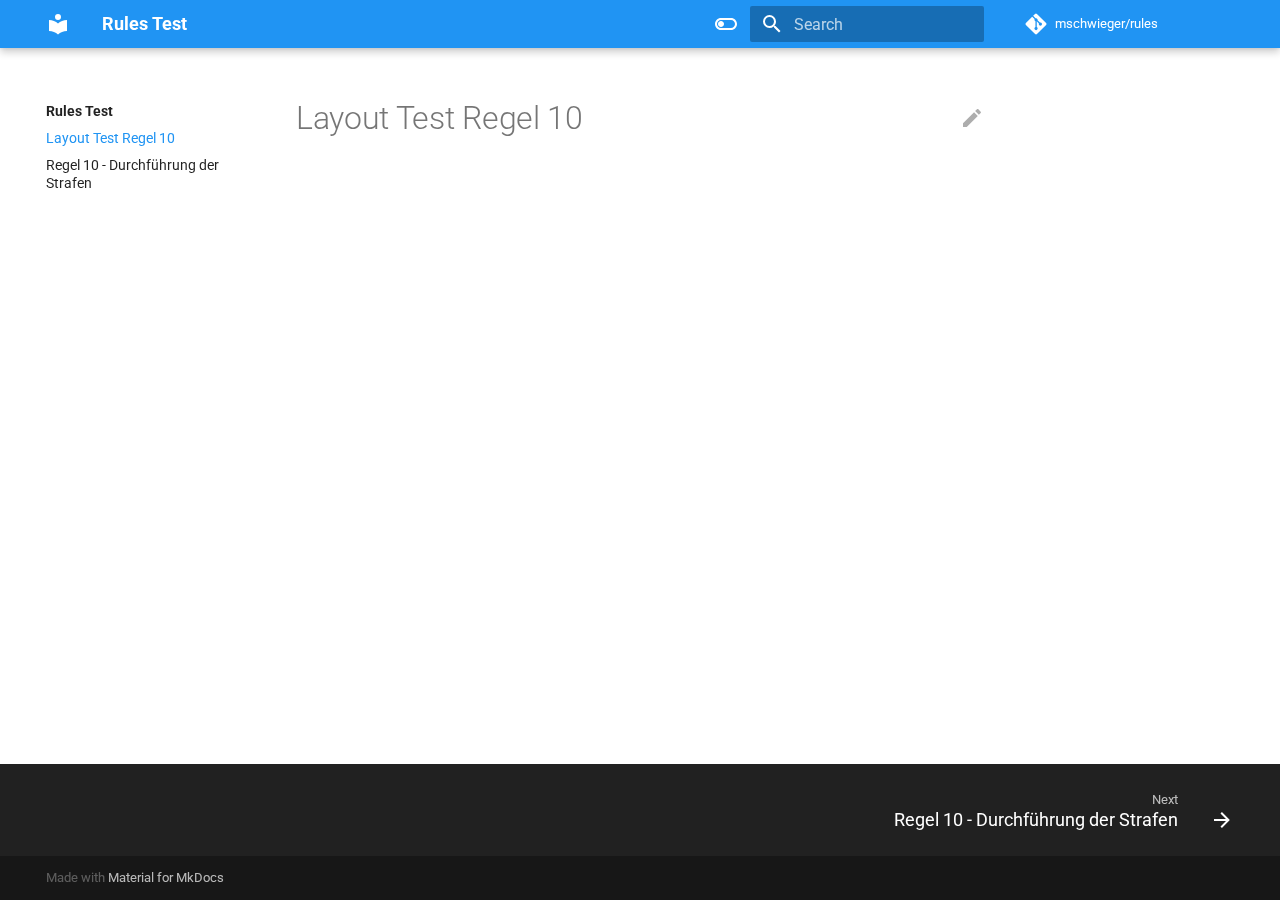
<file: index.html>
<!doctype html>
<html lang="en" class="no-js">
  <head>
    
      <meta charset="utf-8">
      <meta name="viewport" content="width=device-width,initial-scale=1">
      
      
      
        <link rel="canonical" href="https://mschwieger.github.io/rules/">
      
      <link rel="icon" href="assets/images/favicon.png">
      <meta name="generator" content="mkdocs-1.2.3, mkdocs-material-8.2.5">
    
    
      
        <title>Rules Test</title>
      
    
    
      <link rel="stylesheet" href="assets/stylesheets/main.2d9f7617.min.css">
      
        
        <link rel="stylesheet" href="assets/stylesheets/palette.e6a45f82.min.css">
        
      
    
    
    
      
        
        
        <link rel="preconnect" href="https://fonts.gstatic.com" crossorigin>
        <link rel="stylesheet" href="https://fonts.googleapis.com/css?family=Roboto:300,300i,400,400i,700,700i%7CRoboto+Mono:400,400i,700,700i&display=fallback">
        <style>:root{--md-text-font:"Roboto";--md-code-font:"Roboto Mono"}</style>
      
    
    
      <link rel="stylesheet" href="stylesheets/extra.css">
    
    <script>__md_scope=new URL(".",location),__md_get=(e,_=localStorage,t=__md_scope)=>JSON.parse(_.getItem(t.pathname+"."+e)),__md_set=(e,_,t=localStorage,a=__md_scope)=>{try{t.setItem(a.pathname+"."+e,JSON.stringify(_))}catch(e){}}</script>
    
      

    
    
  </head>
  
  
    
    
      
    
    
    
    
    <body dir="ltr" data-md-color-scheme="default" data-md-color-primary="blue" data-md-color-accent="">
  
    
    
      <script>var palette=__md_get("__palette");if(palette&&"object"==typeof palette.color)for(var key of Object.keys(palette.color))document.body.setAttribute("data-md-color-"+key,palette.color[key])</script>
    
    <input class="md-toggle" data-md-toggle="drawer" type="checkbox" id="__drawer" autocomplete="off">
    <input class="md-toggle" data-md-toggle="search" type="checkbox" id="__search" autocomplete="off">
    <label class="md-overlay" for="__drawer"></label>
    <div data-md-component="skip">
      
        
        <a href="#layout-test-regel-10" class="md-skip">
          Skip to content
        </a>
      
    </div>
    <div data-md-component="announce">
      
    </div>
    
    
      

<header class="md-header" data-md-component="header">
  <nav class="md-header__inner md-grid" aria-label="Header">
    <a href="." title="Rules Test" class="md-header__button md-logo" aria-label="Rules Test" data-md-component="logo">
      
  
  <svg xmlns="http://www.w3.org/2000/svg" viewBox="0 0 24 24"><path d="M12 8a3 3 0 0 0 3-3 3 3 0 0 0-3-3 3 3 0 0 0-3 3 3 3 0 0 0 3 3m0 3.54C9.64 9.35 6.5 8 3 8v11c3.5 0 6.64 1.35 9 3.54 2.36-2.19 5.5-3.54 9-3.54V8c-3.5 0-6.64 1.35-9 3.54z"/></svg>

    </a>
    <label class="md-header__button md-icon" for="__drawer">
      <svg xmlns="http://www.w3.org/2000/svg" viewBox="0 0 24 24"><path d="M3 6h18v2H3V6m0 5h18v2H3v-2m0 5h18v2H3v-2z"/></svg>
    </label>
    <div class="md-header__title" data-md-component="header-title">
      <div class="md-header__ellipsis">
        <div class="md-header__topic">
          <span class="md-ellipsis">
            Rules Test
          </span>
        </div>
        <div class="md-header__topic" data-md-component="header-topic">
          <span class="md-ellipsis">
            
              Layout Test Regel 10
            
          </span>
        </div>
      </div>
    </div>
    
      <form class="md-header__option" data-md-component="palette">
        
          
          
          <input class="md-option" data-md-color-media="(prefers-color-scheme: light)" data-md-color-scheme="default" data-md-color-primary="blue" data-md-color-accent=""  aria-label="Switch to dark mode"  type="radio" name="__palette" id="__palette_1">
          
            <label class="md-header__button md-icon" title="Switch to dark mode" for="__palette_2" hidden>
              <svg xmlns="http://www.w3.org/2000/svg" viewBox="0 0 24 24"><path d="M17 6H7c-3.31 0-6 2.69-6 6s2.69 6 6 6h10c3.31 0 6-2.69 6-6s-2.69-6-6-6zm0 10H7c-2.21 0-4-1.79-4-4s1.79-4 4-4h10c2.21 0 4 1.79 4 4s-1.79 4-4 4zM7 9c-1.66 0-3 1.34-3 3s1.34 3 3 3 3-1.34 3-3-1.34-3-3-3z"/></svg>
            </label>
          
        
          
          
          <input class="md-option" data-md-color-media="(prefers-color-scheme: dark)" data-md-color-scheme="slate" data-md-color-primary="indigo" data-md-color-accent=""  aria-label="Switch to light mode"  type="radio" name="__palette" id="__palette_2">
          
            <label class="md-header__button md-icon" title="Switch to light mode" for="__palette_1" hidden>
              <svg xmlns="http://www.w3.org/2000/svg" viewBox="0 0 24 24"><path d="M17 7H7a5 5 0 0 0-5 5 5 5 0 0 0 5 5h10a5 5 0 0 0 5-5 5 5 0 0 0-5-5m0 8a3 3 0 0 1-3-3 3 3 0 0 1 3-3 3 3 0 0 1 3 3 3 3 0 0 1-3 3z"/></svg>
            </label>
          
        
      </form>
    
    
    
      <label class="md-header__button md-icon" for="__search">
        <svg xmlns="http://www.w3.org/2000/svg" viewBox="0 0 24 24"><path d="M9.5 3A6.5 6.5 0 0 1 16 9.5c0 1.61-.59 3.09-1.56 4.23l.27.27h.79l5 5-1.5 1.5-5-5v-.79l-.27-.27A6.516 6.516 0 0 1 9.5 16 6.5 6.5 0 0 1 3 9.5 6.5 6.5 0 0 1 9.5 3m0 2C7 5 5 7 5 9.5S7 14 9.5 14 14 12 14 9.5 12 5 9.5 5z"/></svg>
      </label>
      <div class="md-search" data-md-component="search" role="dialog">
  <label class="md-search__overlay" for="__search"></label>
  <div class="md-search__inner" role="search">
    <form class="md-search__form" name="search">
      <input type="text" class="md-search__input" name="query" aria-label="Search" placeholder="Search" autocapitalize="off" autocorrect="off" autocomplete="off" spellcheck="false" data-md-component="search-query" required>
      <label class="md-search__icon md-icon" for="__search">
        <svg xmlns="http://www.w3.org/2000/svg" viewBox="0 0 24 24"><path d="M9.5 3A6.5 6.5 0 0 1 16 9.5c0 1.61-.59 3.09-1.56 4.23l.27.27h.79l5 5-1.5 1.5-5-5v-.79l-.27-.27A6.516 6.516 0 0 1 9.5 16 6.5 6.5 0 0 1 3 9.5 6.5 6.5 0 0 1 9.5 3m0 2C7 5 5 7 5 9.5S7 14 9.5 14 14 12 14 9.5 12 5 9.5 5z"/></svg>
        <svg xmlns="http://www.w3.org/2000/svg" viewBox="0 0 24 24"><path d="M20 11v2H8l5.5 5.5-1.42 1.42L4.16 12l7.92-7.92L13.5 5.5 8 11h12z"/></svg>
      </label>
      <nav class="md-search__options" aria-label="Search">
        
        <button type="reset" class="md-search__icon md-icon" aria-label="Clear" tabindex="-1">
          <svg xmlns="http://www.w3.org/2000/svg" viewBox="0 0 24 24"><path d="M19 6.41 17.59 5 12 10.59 6.41 5 5 6.41 10.59 12 5 17.59 6.41 19 12 13.41 17.59 19 19 17.59 13.41 12 19 6.41z"/></svg>
        </button>
      </nav>
      
    </form>
    <div class="md-search__output">
      <div class="md-search__scrollwrap" data-md-scrollfix>
        <div class="md-search-result" data-md-component="search-result">
          <div class="md-search-result__meta">
            Initializing search
          </div>
          <ol class="md-search-result__list"></ol>
        </div>
      </div>
    </div>
  </div>
</div>
    
    
      <div class="md-header__source">
        <a href="https://github.com/mschwieger/rules/" title="Go to repository" class="md-source" data-md-component="source">
  <div class="md-source__icon md-icon">
    
    <svg xmlns="http://www.w3.org/2000/svg" viewBox="0 0 448 512"><!--! Font Awesome Free 6.0.0 by @fontawesome - https://fontawesome.com License - https://fontawesome.com/license/free (Icons: CC BY 4.0, Fonts: SIL OFL 1.1, Code: MIT License) Copyright 2022 Fonticons, Inc.--><path d="M439.55 236.05 244 40.45a28.87 28.87 0 0 0-40.81 0l-40.66 40.63 51.52 51.52c27.06-9.14 52.68 16.77 43.39 43.68l49.66 49.66c34.23-11.8 61.18 31 35.47 56.69-26.49 26.49-70.21-2.87-56-37.34L240.22 199v121.85c25.3 12.54 22.26 41.85 9.08 55a34.34 34.34 0 0 1-48.55 0c-17.57-17.6-11.07-46.91 11.25-56v-123c-20.8-8.51-24.6-30.74-18.64-45L142.57 101 8.45 235.14a28.86 28.86 0 0 0 0 40.81l195.61 195.6a28.86 28.86 0 0 0 40.8 0l194.69-194.69a28.86 28.86 0 0 0 0-40.81z"/></svg>
  </div>
  <div class="md-source__repository">
    mschwieger/rules
  </div>
</a>
      </div>
    
  </nav>
  
</header>
    
    <div class="md-container" data-md-component="container">
      
      
        
          
        
      
      <main class="md-main" data-md-component="main">
        <div class="md-main__inner md-grid">
          
            
              
              <div class="md-sidebar md-sidebar--primary" data-md-component="sidebar" data-md-type="navigation" >
                <div class="md-sidebar__scrollwrap">
                  <div class="md-sidebar__inner">
                    


<nav class="md-nav md-nav--primary" aria-label="Navigation" data-md-level="0">
  <label class="md-nav__title" for="__drawer">
    <a href="." title="Rules Test" class="md-nav__button md-logo" aria-label="Rules Test" data-md-component="logo">
      
  
  <svg xmlns="http://www.w3.org/2000/svg" viewBox="0 0 24 24"><path d="M12 8a3 3 0 0 0 3-3 3 3 0 0 0-3-3 3 3 0 0 0-3 3 3 3 0 0 0 3 3m0 3.54C9.64 9.35 6.5 8 3 8v11c3.5 0 6.64 1.35 9 3.54 2.36-2.19 5.5-3.54 9-3.54V8c-3.5 0-6.64 1.35-9 3.54z"/></svg>

    </a>
    Rules Test
  </label>
  
    <div class="md-nav__source">
      <a href="https://github.com/mschwieger/rules/" title="Go to repository" class="md-source" data-md-component="source">
  <div class="md-source__icon md-icon">
    
    <svg xmlns="http://www.w3.org/2000/svg" viewBox="0 0 448 512"><!--! Font Awesome Free 6.0.0 by @fontawesome - https://fontawesome.com License - https://fontawesome.com/license/free (Icons: CC BY 4.0, Fonts: SIL OFL 1.1, Code: MIT License) Copyright 2022 Fonticons, Inc.--><path d="M439.55 236.05 244 40.45a28.87 28.87 0 0 0-40.81 0l-40.66 40.63 51.52 51.52c27.06-9.14 52.68 16.77 43.39 43.68l49.66 49.66c34.23-11.8 61.18 31 35.47 56.69-26.49 26.49-70.21-2.87-56-37.34L240.22 199v121.85c25.3 12.54 22.26 41.85 9.08 55a34.34 34.34 0 0 1-48.55 0c-17.57-17.6-11.07-46.91 11.25-56v-123c-20.8-8.51-24.6-30.74-18.64-45L142.57 101 8.45 235.14a28.86 28.86 0 0 0 0 40.81l195.61 195.6a28.86 28.86 0 0 0 40.8 0l194.69-194.69a28.86 28.86 0 0 0 0-40.81z"/></svg>
  </div>
  <div class="md-source__repository">
    mschwieger/rules
  </div>
</a>
    </div>
  
  <ul class="md-nav__list" data-md-scrollfix>
    
      
      
      

  
  
    
  
  
    <li class="md-nav__item md-nav__item--active">
      
      <input class="md-nav__toggle md-toggle" data-md-toggle="toc" type="checkbox" id="__toc">
      
      
        
      
      
      <a href="." class="md-nav__link md-nav__link--active">
        Layout Test Regel 10
      </a>
      
    </li>
  

    
      
      
      

  
  
  
    <li class="md-nav__item">
      <a href="regel_10/" class="md-nav__link">
        Regel 10 - Durchführung der Strafen
      </a>
    </li>
  

    
  </ul>
</nav>
                  </div>
                </div>
              </div>
            
            
              
              <div class="md-sidebar md-sidebar--secondary" data-md-component="sidebar" data-md-type="toc" >
                <div class="md-sidebar__scrollwrap">
                  <div class="md-sidebar__inner">
                    

<nav class="md-nav md-nav--secondary" aria-label="Table of contents">
  
  
  
    
  
  
</nav>
                  </div>
                </div>
              </div>
            
          
          <div class="md-content" data-md-component="content">
            <article class="md-content__inner md-typeset">
              
                
<a href="https://github.com/mschwieger/rules/edit/main/docs/index.md" title="Edit this page" class="md-content__button md-icon">
  <svg xmlns="http://www.w3.org/2000/svg" viewBox="0 0 24 24"><path d="M20.71 7.04c.39-.39.39-1.04 0-1.41l-2.34-2.34c-.37-.39-1.02-.39-1.41 0l-1.84 1.83 3.75 3.75M3 17.25V21h3.75L17.81 9.93l-3.75-3.75L3 17.25z"/></svg>
</a>



<h1 id="layout-test-regel-10">Layout Test Regel 10<a class="headerlink" href="#layout-test-regel-10" title="Permanent link">#</a></h1>

              
            </article>
          </div>
        </div>
        
      </main>
      
        <footer class="md-footer">
  
    <nav class="md-footer__inner md-grid" aria-label="Footer">
      
      
        
        <a href="regel_10/" class="md-footer__link md-footer__link--next" aria-label="Next: Regel 10 - Durchführung der Strafen" rel="next">
          <div class="md-footer__title">
            <div class="md-ellipsis">
              <span class="md-footer__direction">
                Next
              </span>
              Regel 10 - Durchführung der Strafen
            </div>
          </div>
          <div class="md-footer__button md-icon">
            <svg xmlns="http://www.w3.org/2000/svg" viewBox="0 0 24 24"><path d="M4 11v2h12l-5.5 5.5 1.42 1.42L19.84 12l-7.92-7.92L10.5 5.5 16 11H4z"/></svg>
          </div>
        </a>
      
    </nav>
  
  <div class="md-footer-meta md-typeset">
    <div class="md-footer-meta__inner md-grid">
      <div class="md-copyright">
  
  
    Made with
    <a href="https://squidfunk.github.io/mkdocs-material/" target="_blank" rel="noopener">
      Material for MkDocs
    </a>
  
</div>
      
    </div>
  </div>
</footer>
      
    </div>
    <div class="md-dialog" data-md-component="dialog">
      <div class="md-dialog__inner md-typeset"></div>
    </div>
    <script id="__config" type="application/json">{"base": ".", "features": ["navigation.instant", "navigation.tracking", "navigation.expand", "toc.follow"], "translations": {"clipboard.copy": "Copy to clipboard", "clipboard.copied": "Copied to clipboard", "search.config.lang": "en", "search.config.pipeline": "trimmer, stopWordFilter", "search.config.separator": "[\\s\\-]+", "search.placeholder": "Search", "search.result.placeholder": "Type to start searching", "search.result.none": "No matching documents", "search.result.one": "1 matching document", "search.result.other": "# matching documents", "search.result.more.one": "1 more on this page", "search.result.more.other": "# more on this page", "search.result.term.missing": "Missing", "select.version.title": "Select version"}, "search": "assets/javascripts/workers/search.bd0b6b67.min.js"}</script>
    
    
      <script src="assets/javascripts/bundle.467223ff.min.js"></script>
      
    
  </body>
</html>
</file>
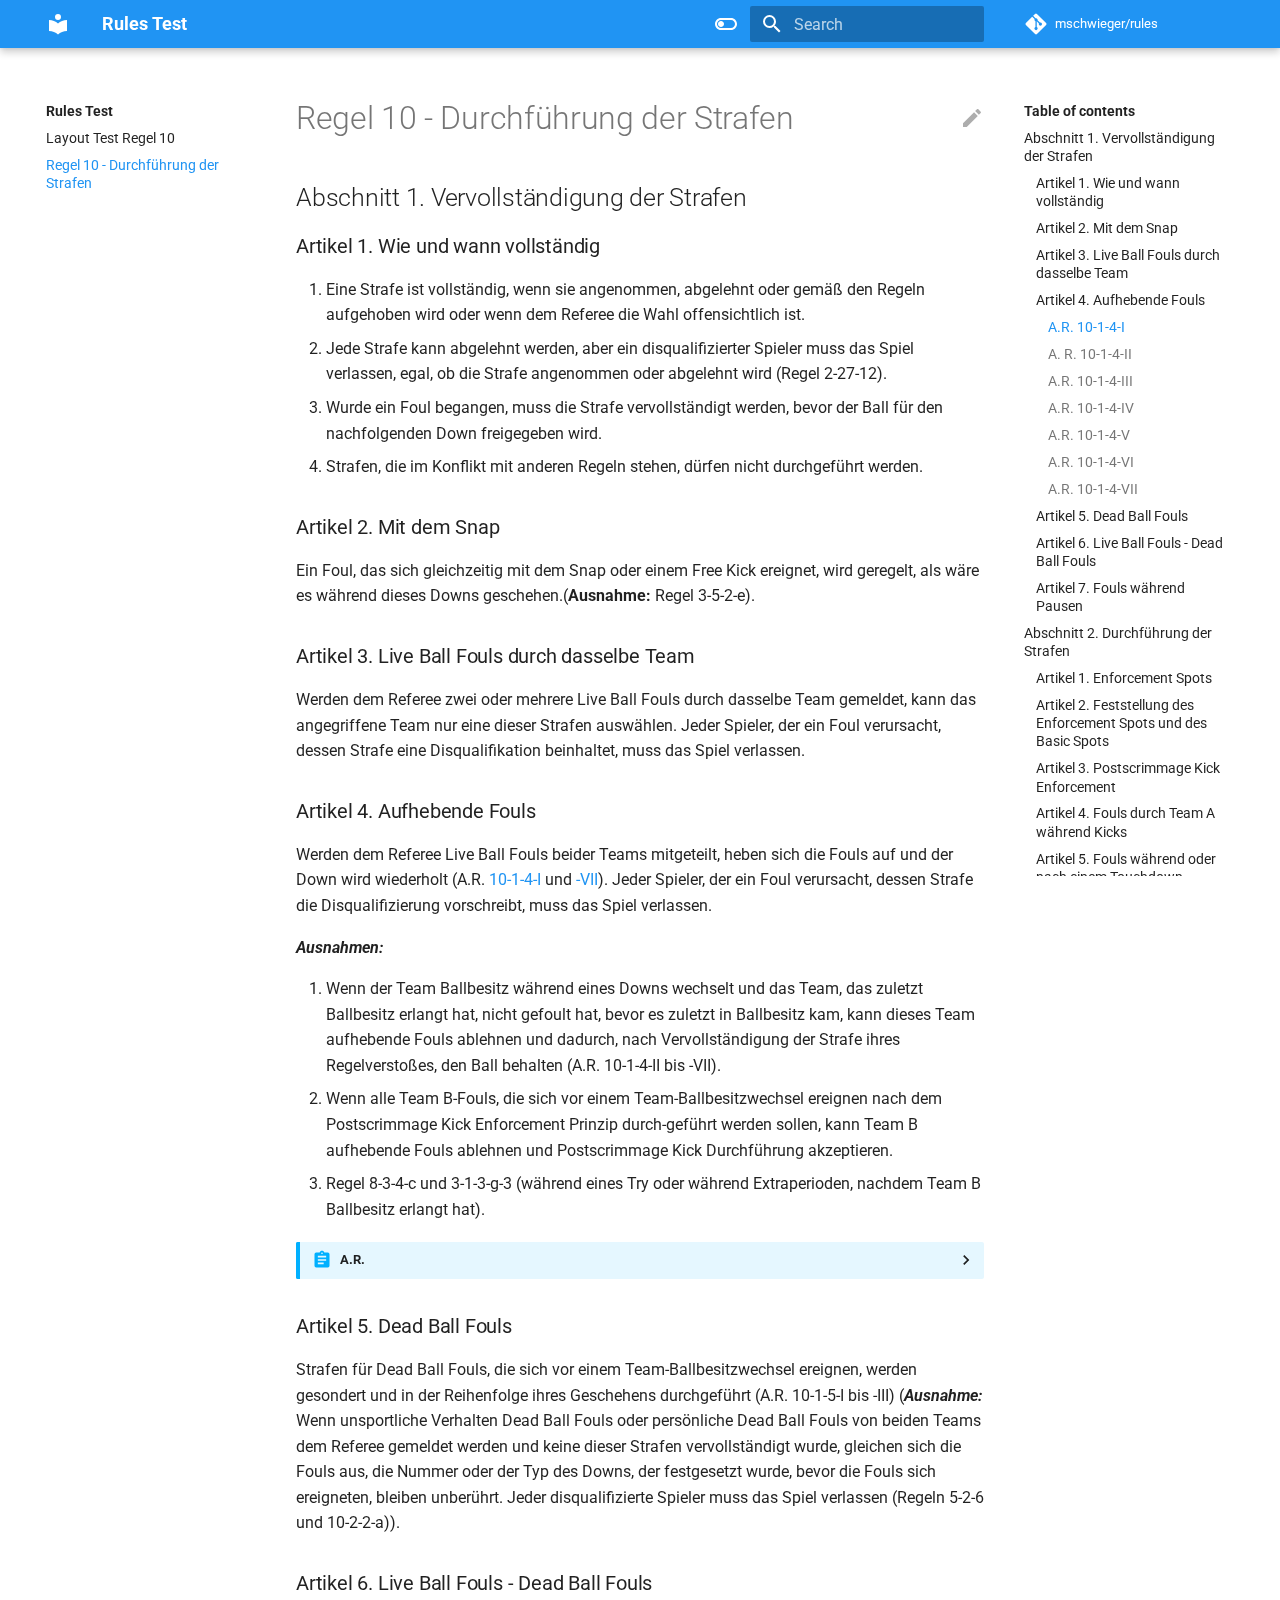
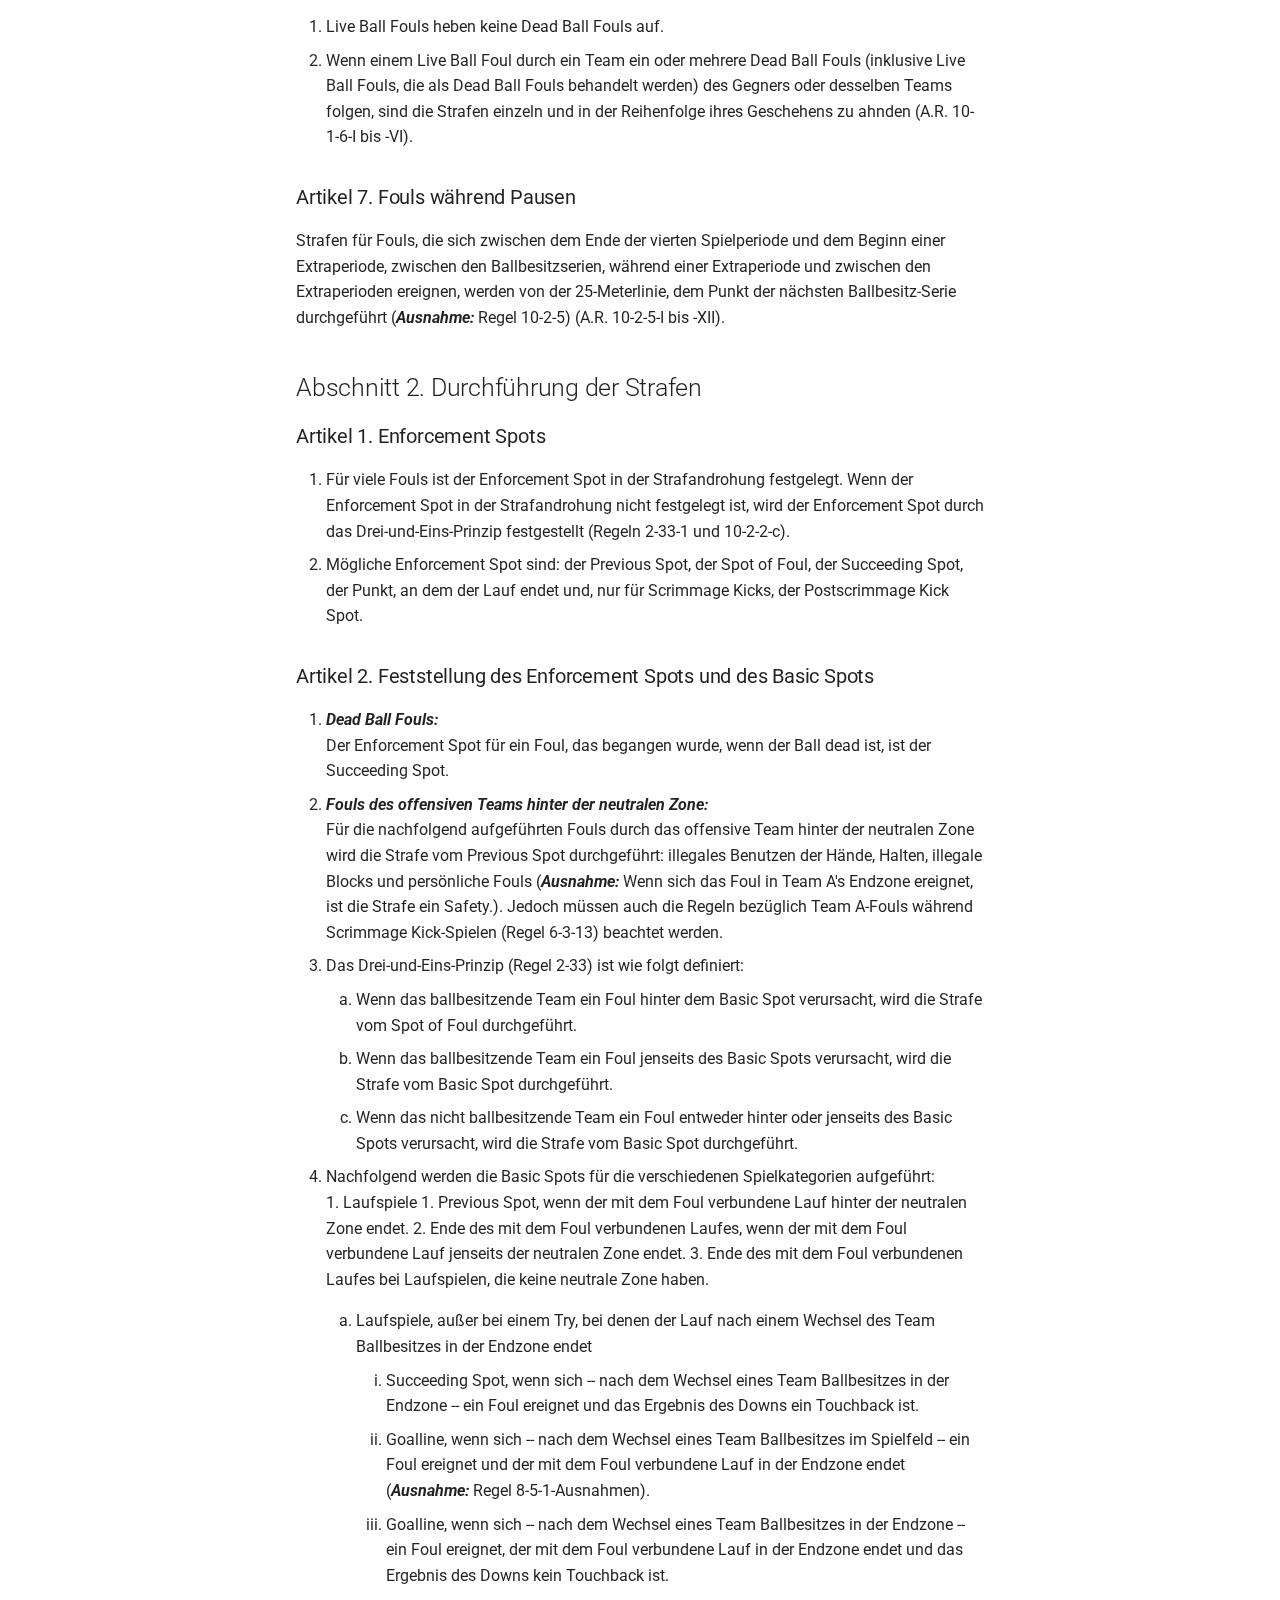
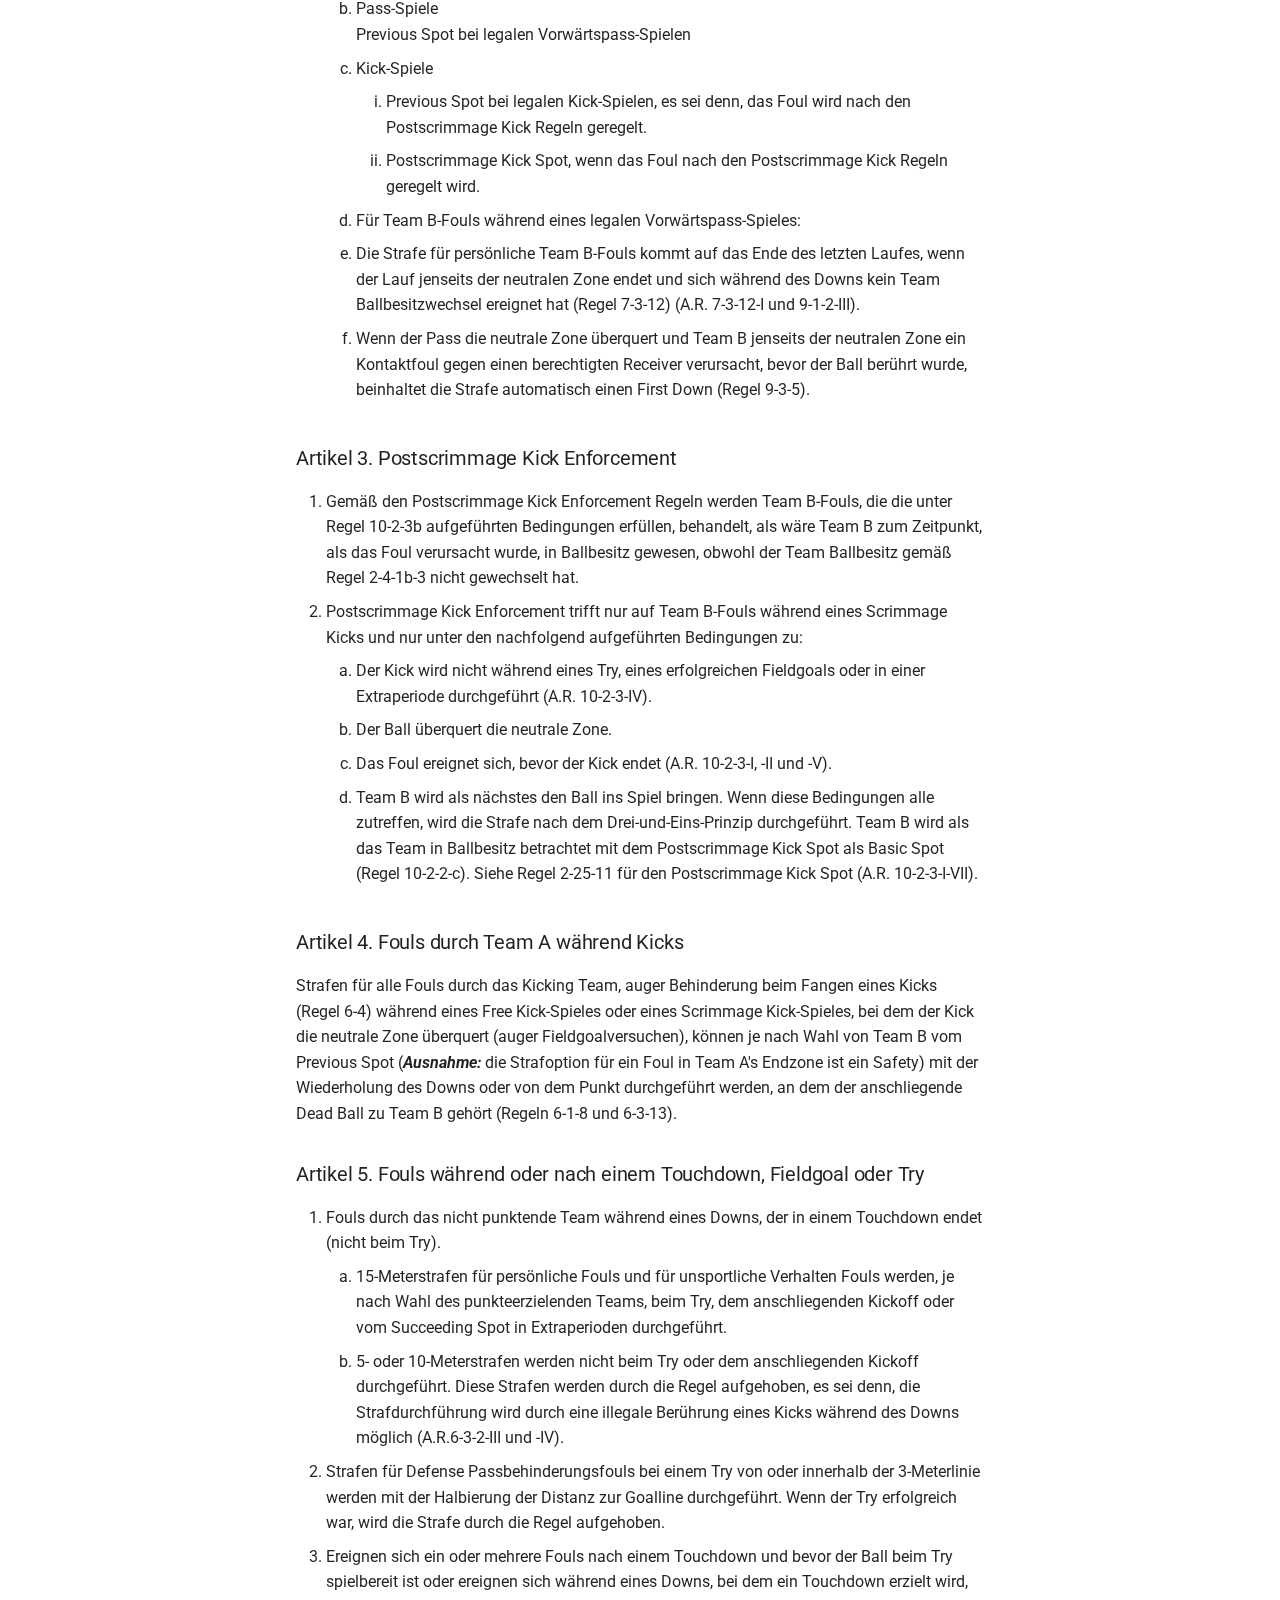
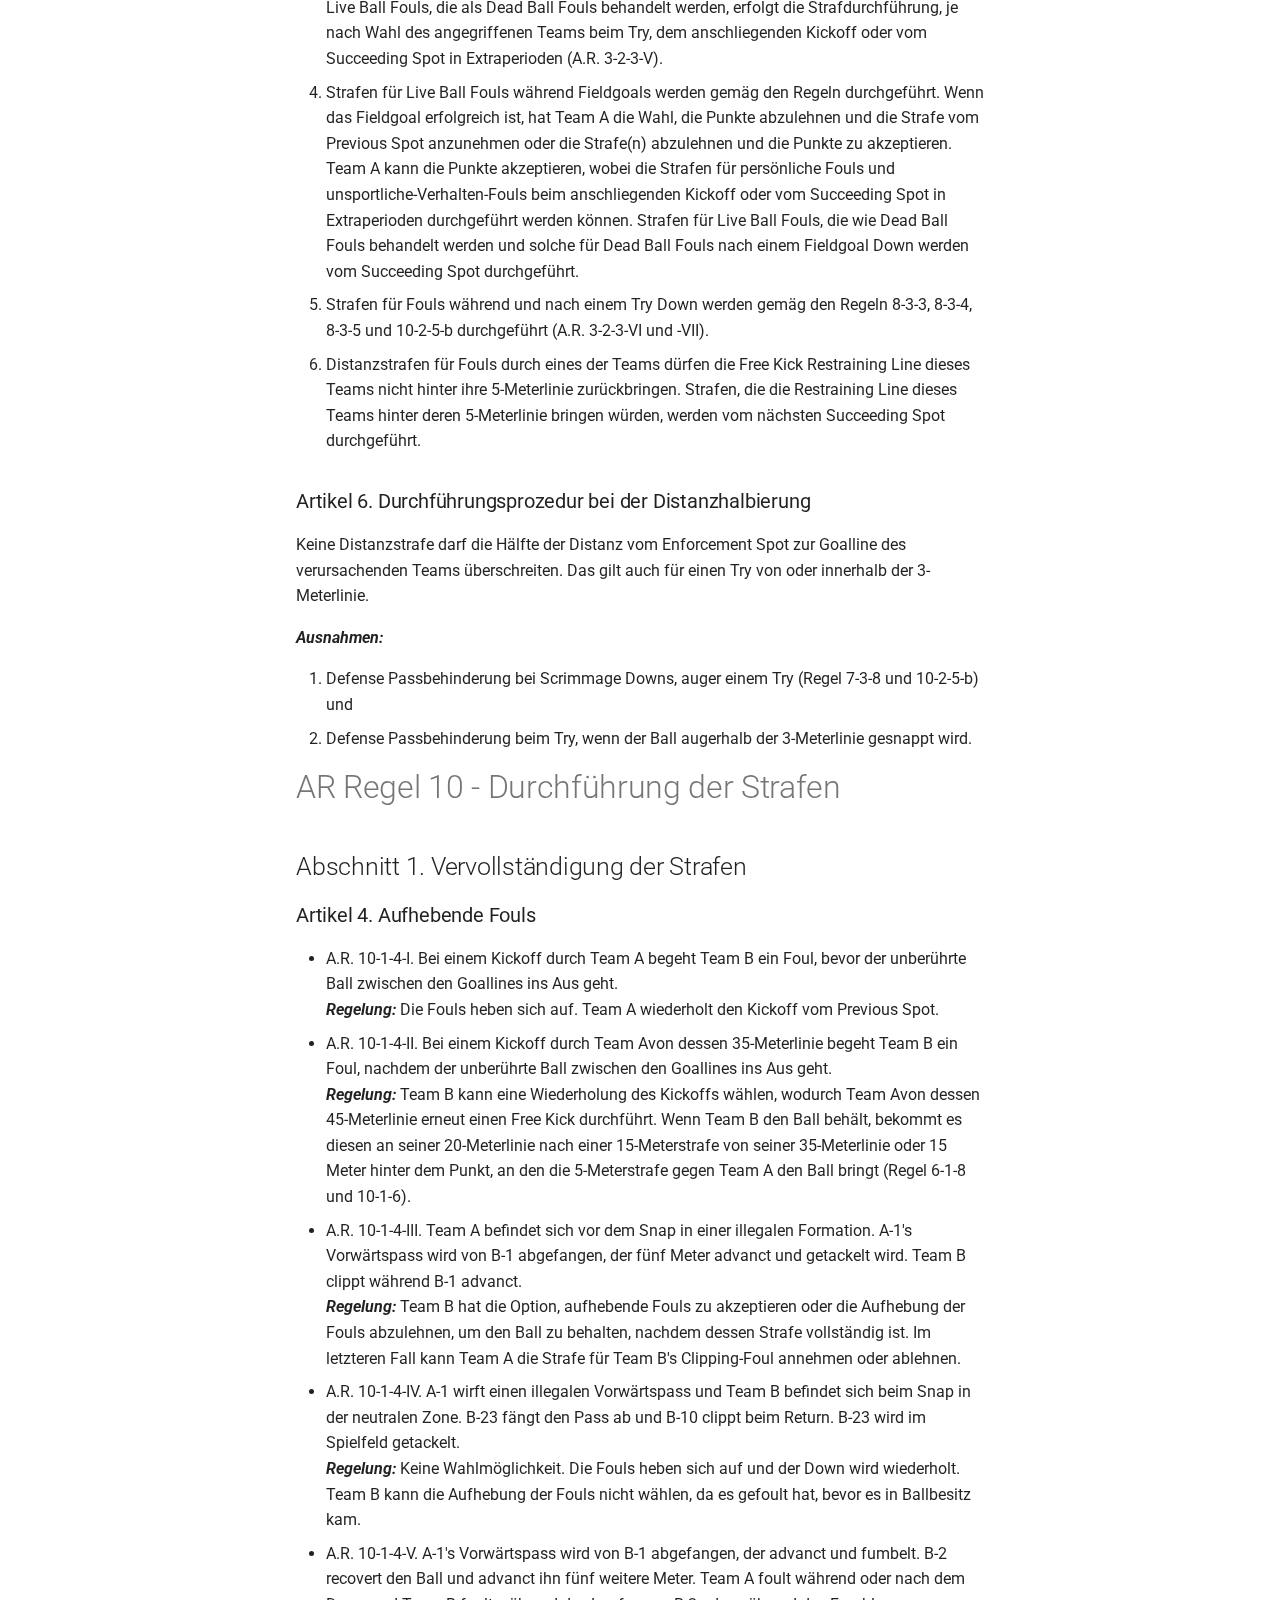
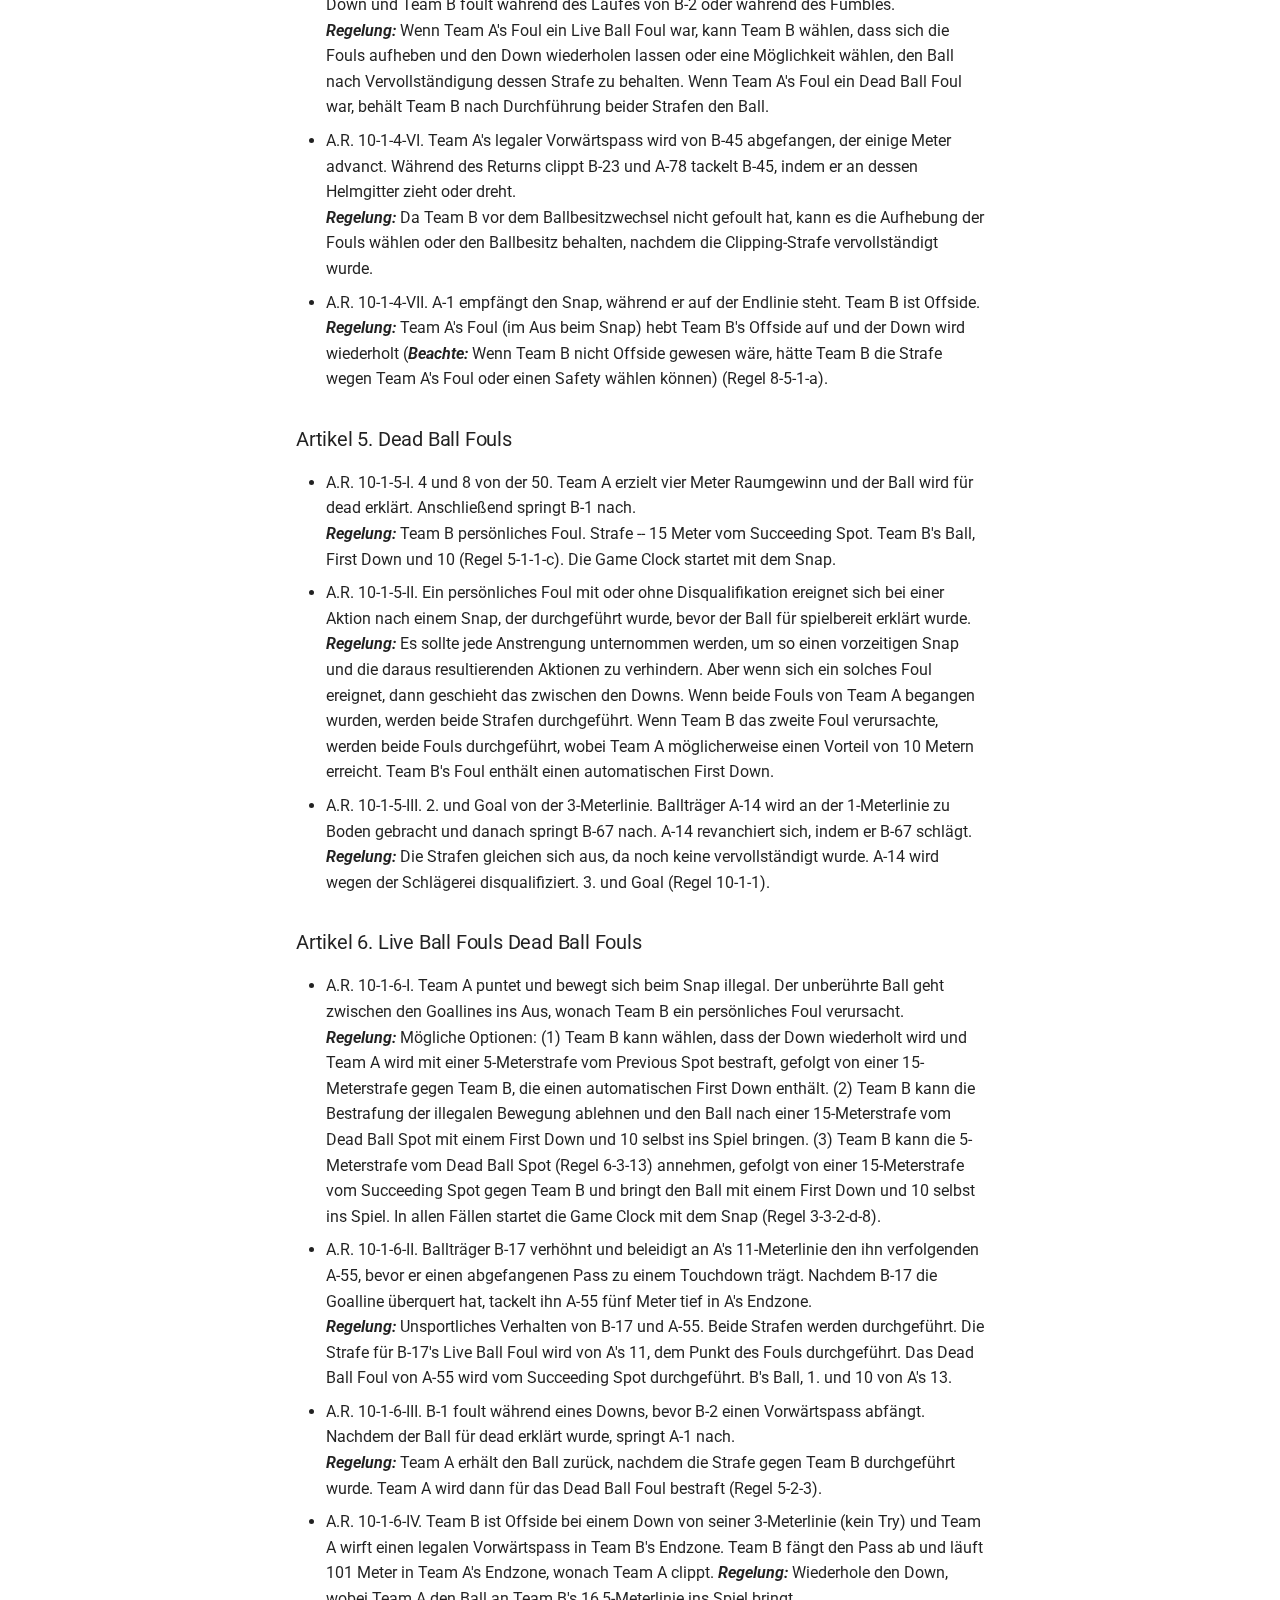
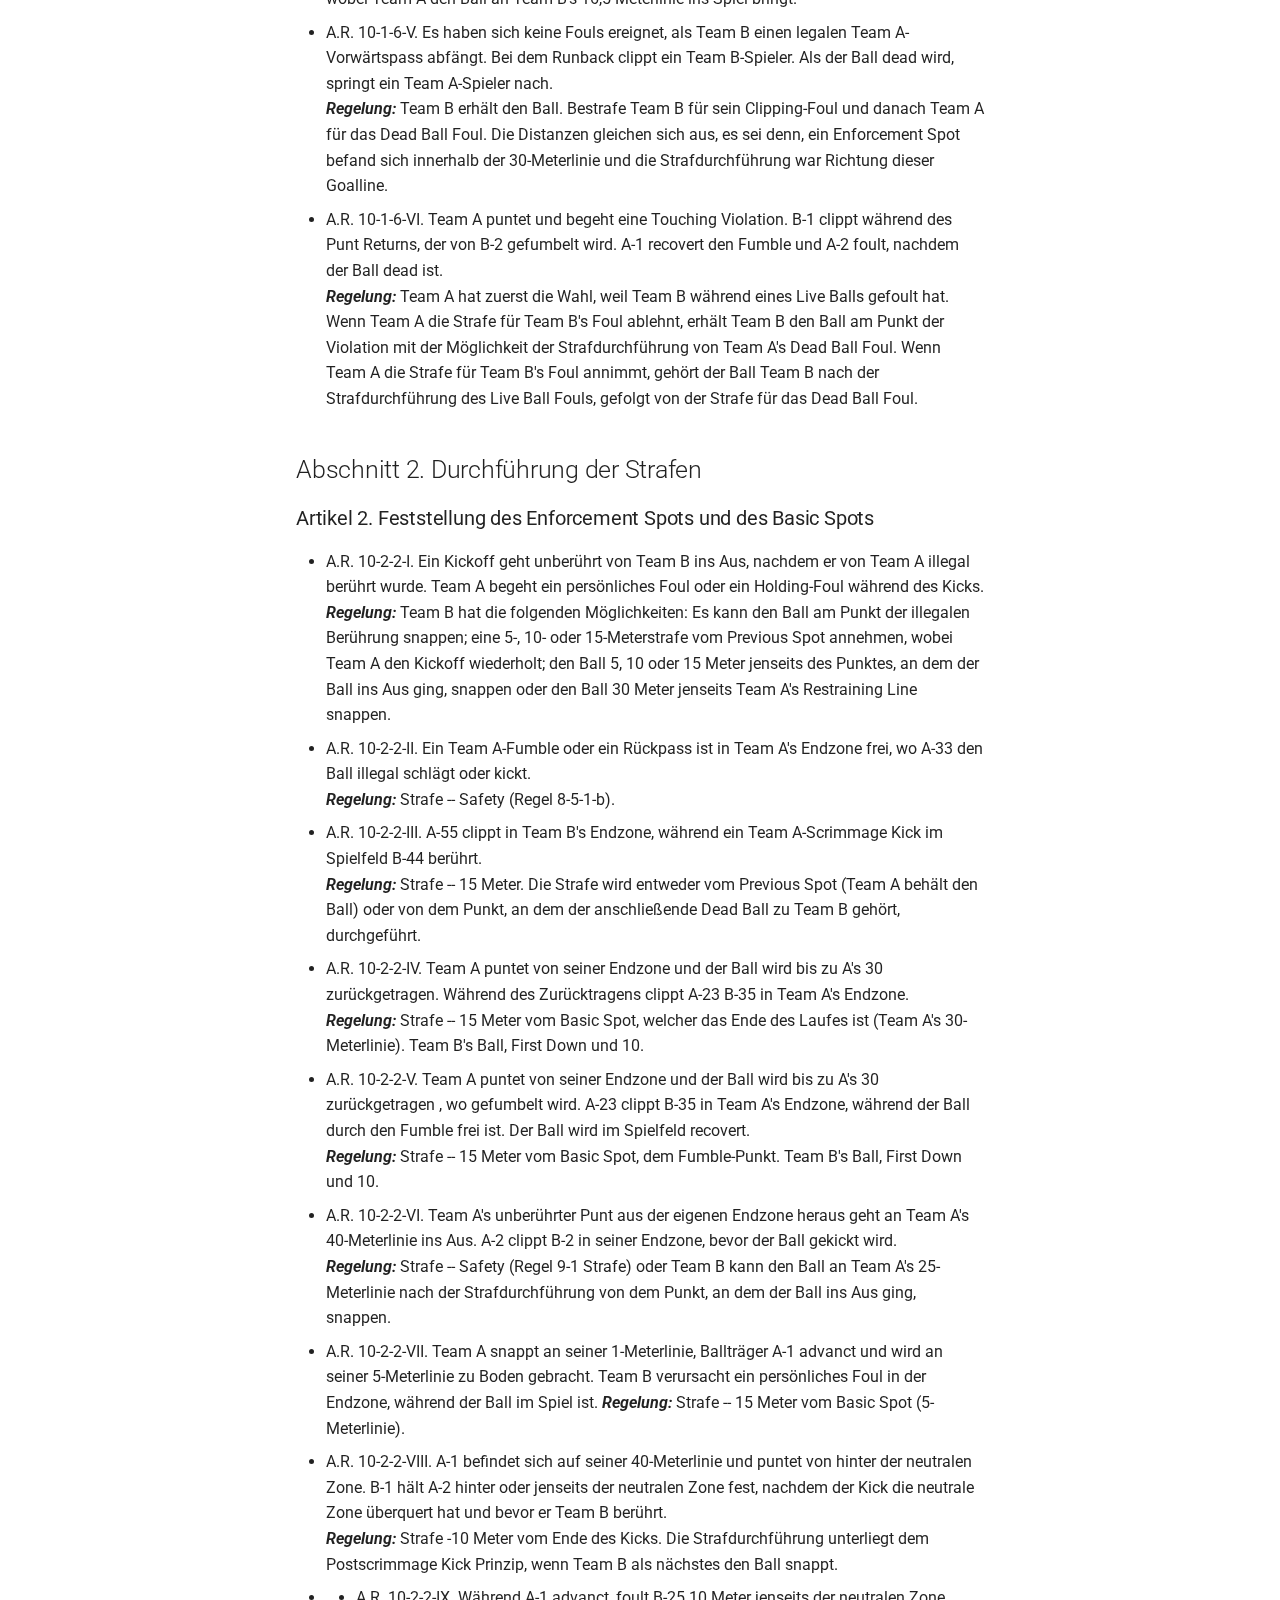
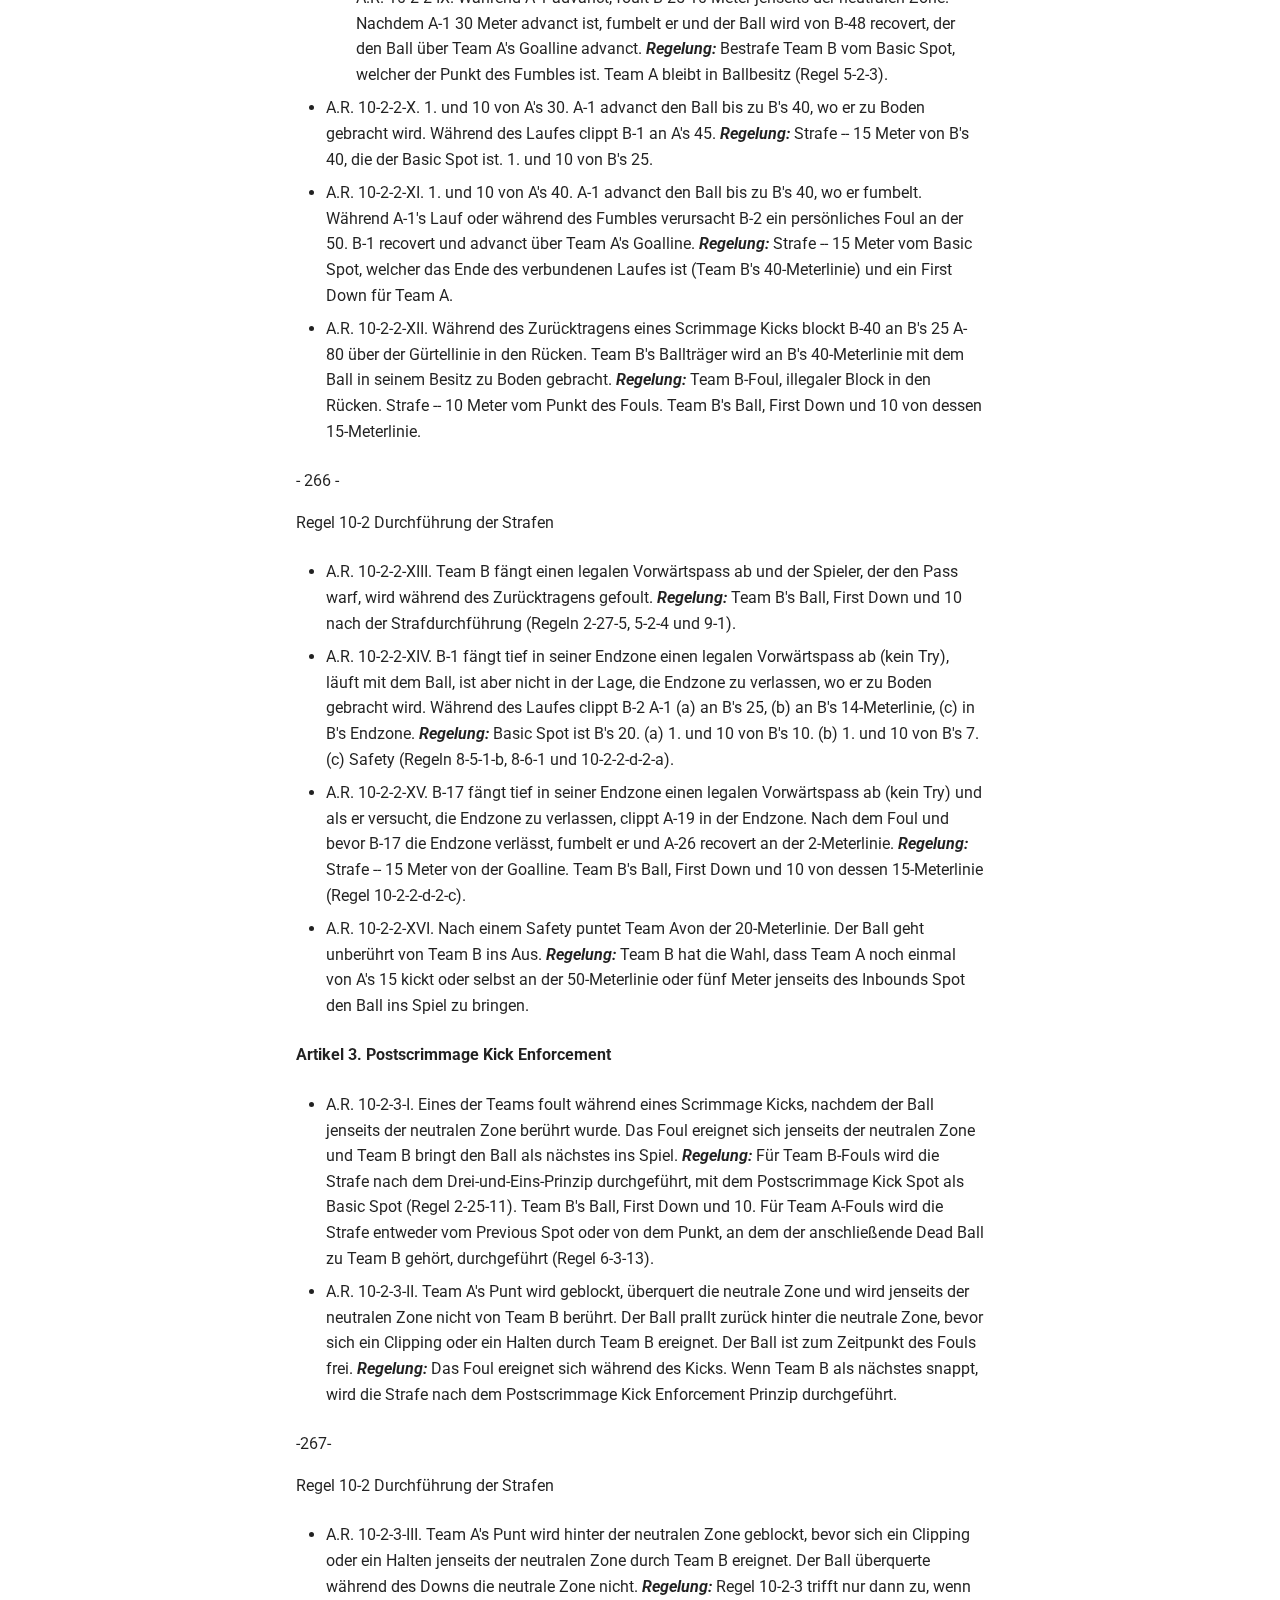
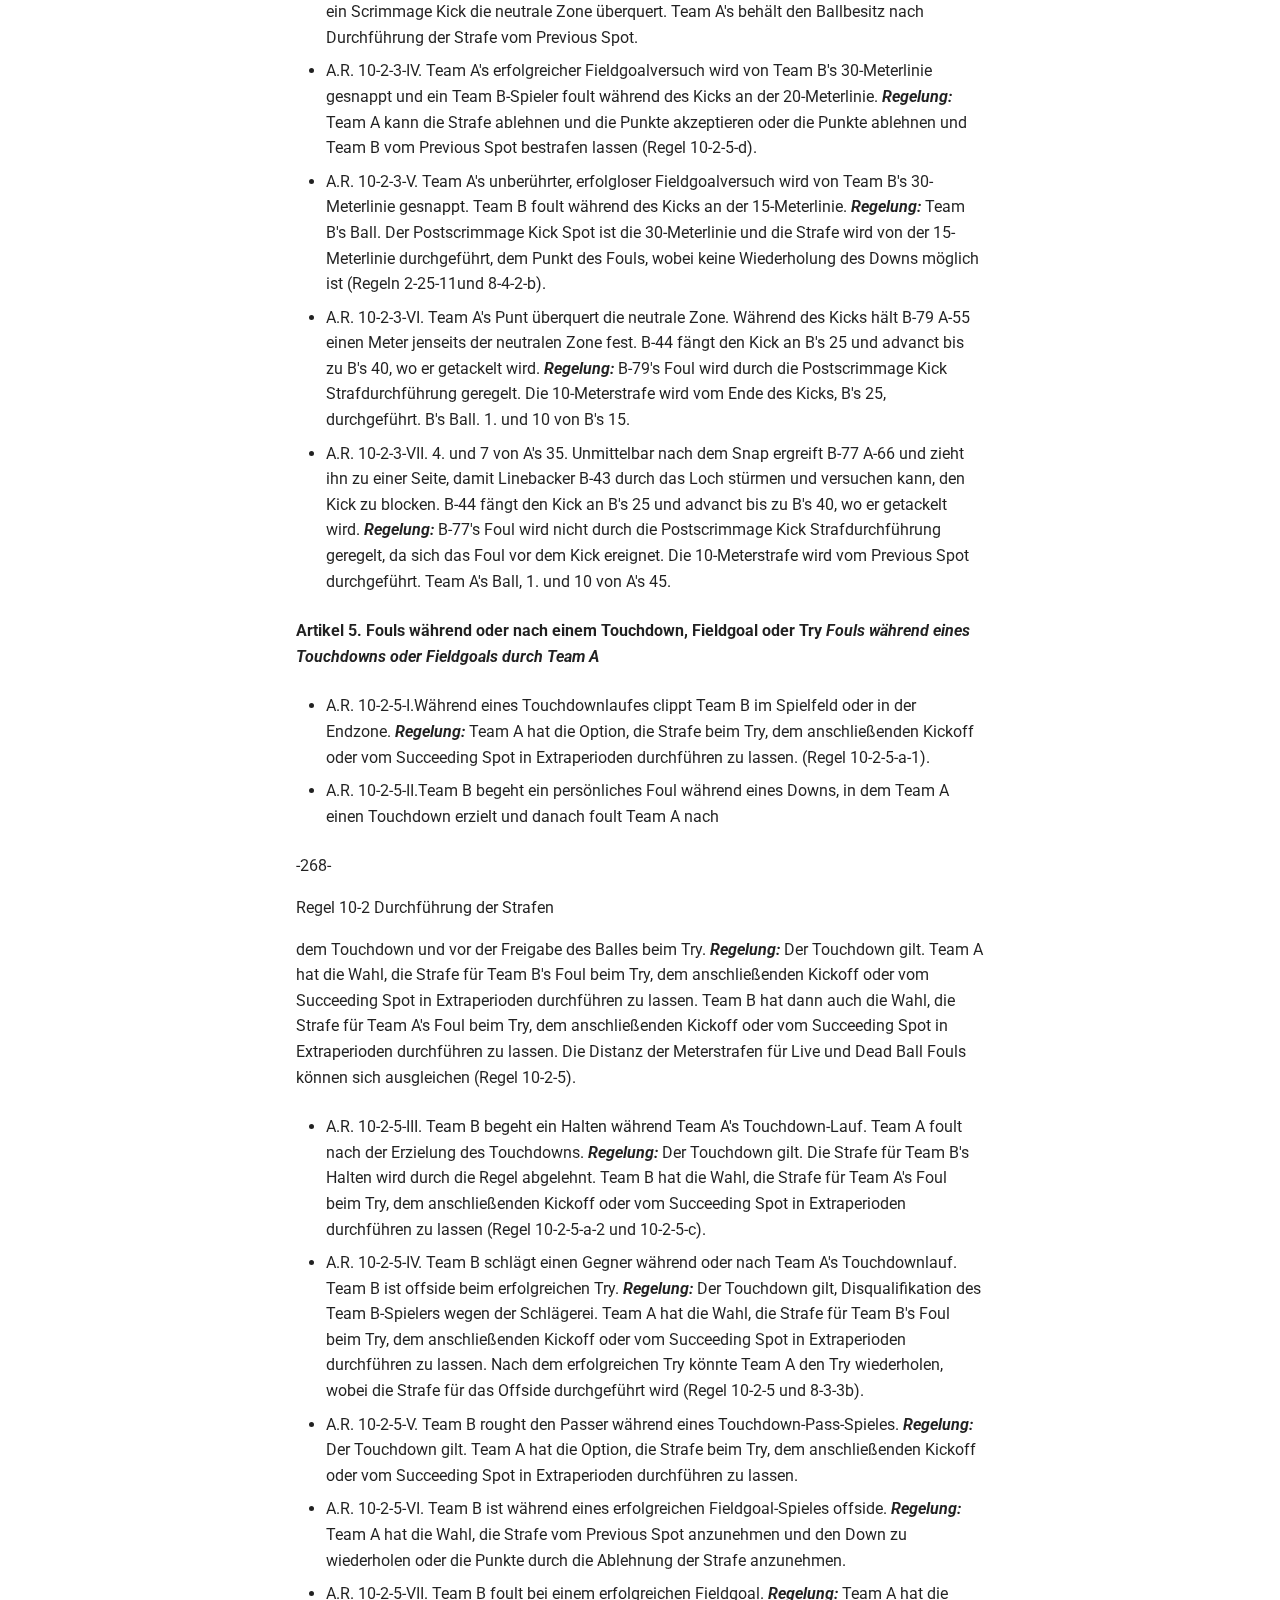
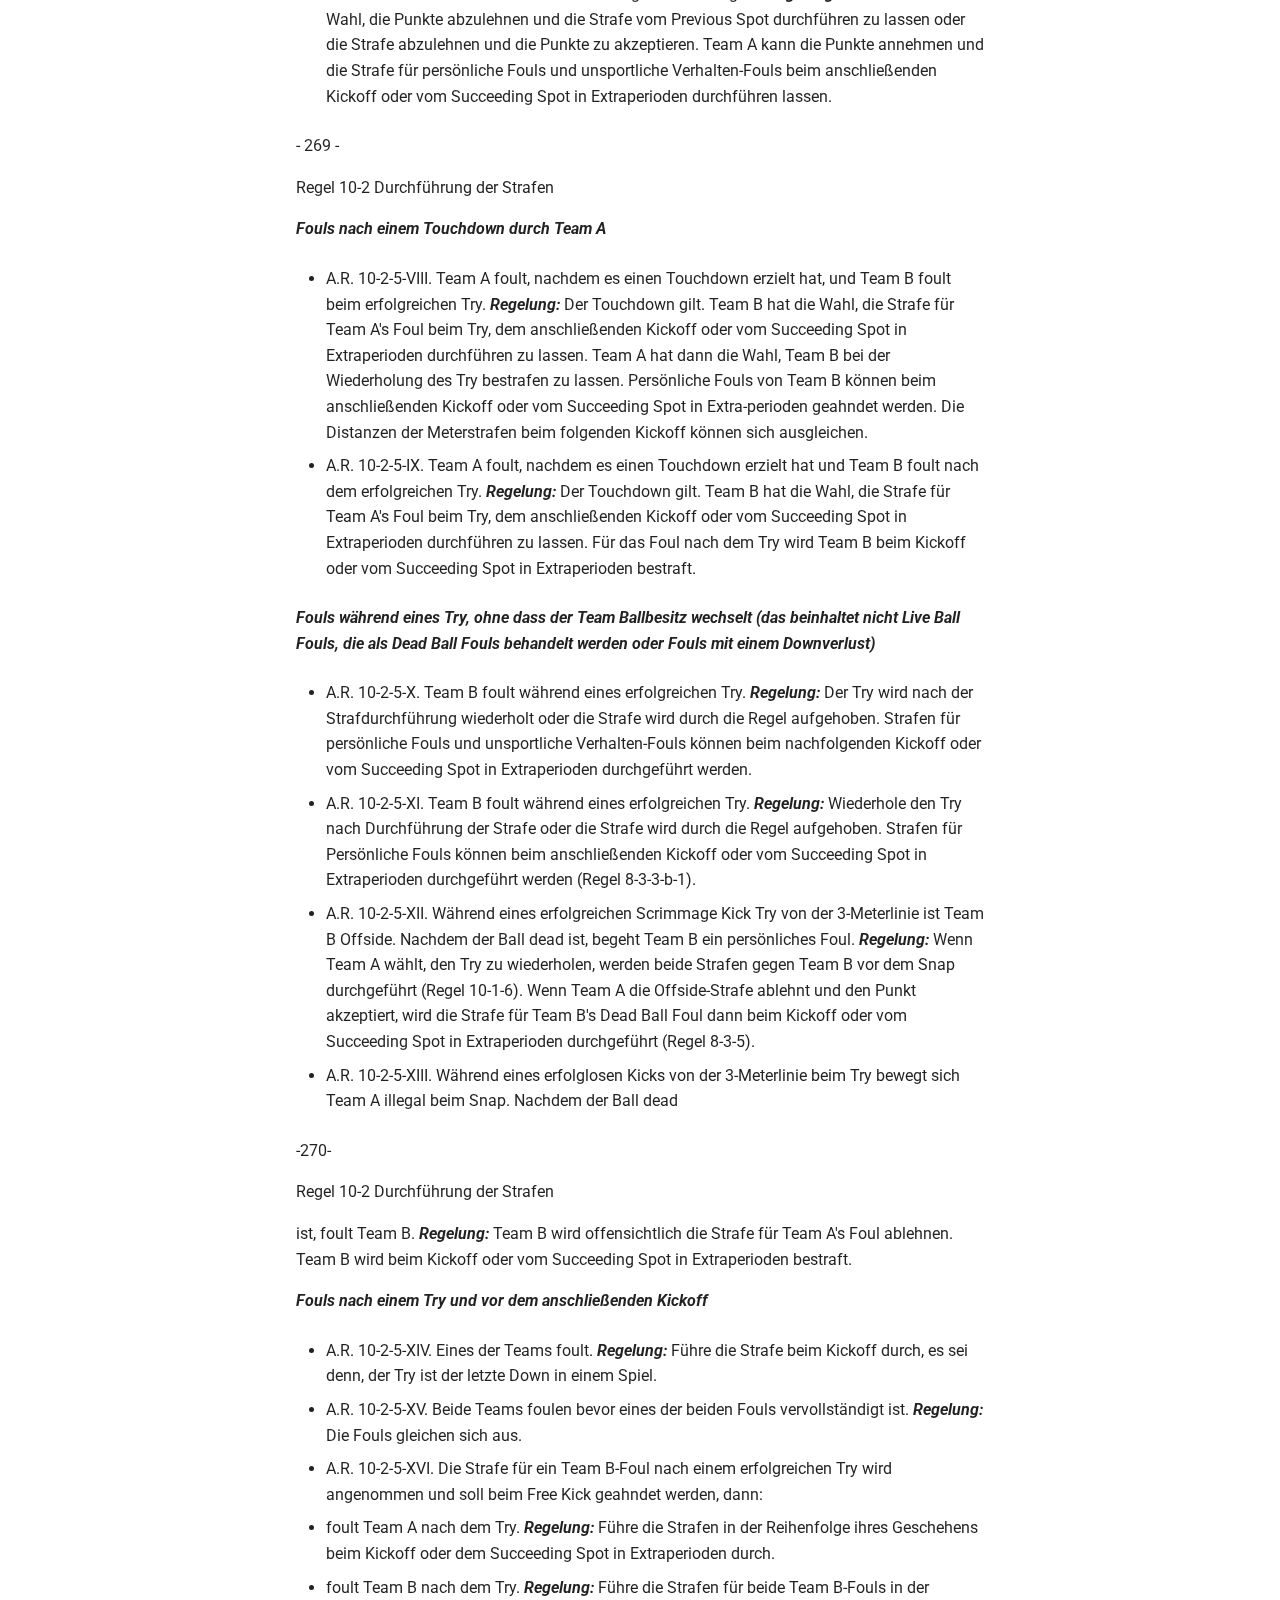
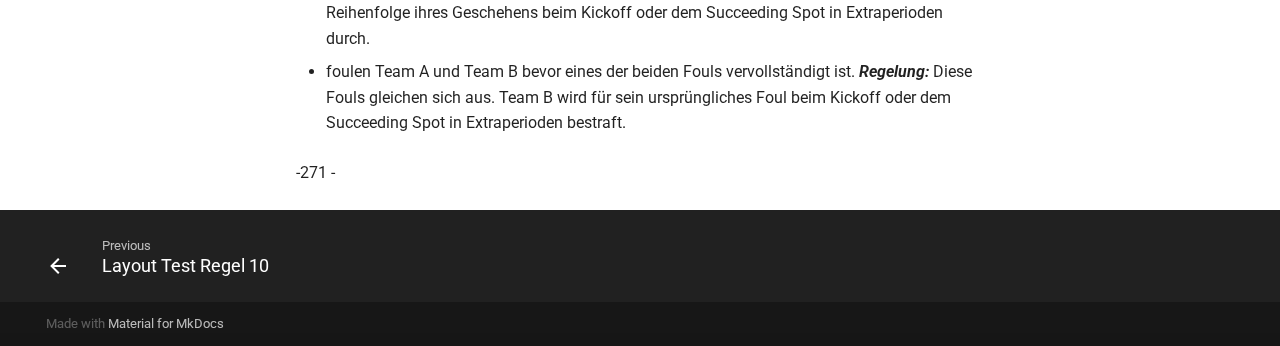
<file: regel_10/index.html>
<!doctype html>
<html lang="en" class="no-js">
  <head>
    
      <meta charset="utf-8">
      <meta name="viewport" content="width=device-width,initial-scale=1">
      
      
      
        <link rel="canonical" href="https://mschwieger.github.io/rules/regel_10/">
      
      <link rel="icon" href="../assets/images/favicon.png">
      <meta name="generator" content="mkdocs-1.2.3, mkdocs-material-8.2.5">
    
    
      
        <title>Regel 10 - Durchführung der Strafen - Rules Test</title>
      
    
    
      <link rel="stylesheet" href="../assets/stylesheets/main.2d9f7617.min.css">
      
        
        <link rel="stylesheet" href="../assets/stylesheets/palette.e6a45f82.min.css">
        
      
    
    
    
      
        
        
        <link rel="preconnect" href="https://fonts.gstatic.com" crossorigin>
        <link rel="stylesheet" href="https://fonts.googleapis.com/css?family=Roboto:300,300i,400,400i,700,700i%7CRoboto+Mono:400,400i,700,700i&display=fallback">
        <style>:root{--md-text-font:"Roboto";--md-code-font:"Roboto Mono"}</style>
      
    
    
      <link rel="stylesheet" href="../stylesheets/extra.css">
    
    <script>__md_scope=new URL("..",location),__md_get=(e,_=localStorage,t=__md_scope)=>JSON.parse(_.getItem(t.pathname+"."+e)),__md_set=(e,_,t=localStorage,a=__md_scope)=>{try{t.setItem(a.pathname+"."+e,JSON.stringify(_))}catch(e){}}</script>
    
      

    
    
  </head>
  
  
    
    
      
    
    
    
    
    <body dir="ltr" data-md-color-scheme="default" data-md-color-primary="blue" data-md-color-accent="">
  
    
    
      <script>var palette=__md_get("__palette");if(palette&&"object"==typeof palette.color)for(var key of Object.keys(palette.color))document.body.setAttribute("data-md-color-"+key,palette.color[key])</script>
    
    <input class="md-toggle" data-md-toggle="drawer" type="checkbox" id="__drawer" autocomplete="off">
    <input class="md-toggle" data-md-toggle="search" type="checkbox" id="__search" autocomplete="off">
    <label class="md-overlay" for="__drawer"></label>
    <div data-md-component="skip">
      
        
        <a href="#regel-10-durchfuhrung-der-strafen" class="md-skip">
          Skip to content
        </a>
      
    </div>
    <div data-md-component="announce">
      
    </div>
    
    
      

<header class="md-header" data-md-component="header">
  <nav class="md-header__inner md-grid" aria-label="Header">
    <a href=".." title="Rules Test" class="md-header__button md-logo" aria-label="Rules Test" data-md-component="logo">
      
  
  <svg xmlns="http://www.w3.org/2000/svg" viewBox="0 0 24 24"><path d="M12 8a3 3 0 0 0 3-3 3 3 0 0 0-3-3 3 3 0 0 0-3 3 3 3 0 0 0 3 3m0 3.54C9.64 9.35 6.5 8 3 8v11c3.5 0 6.64 1.35 9 3.54 2.36-2.19 5.5-3.54 9-3.54V8c-3.5 0-6.64 1.35-9 3.54z"/></svg>

    </a>
    <label class="md-header__button md-icon" for="__drawer">
      <svg xmlns="http://www.w3.org/2000/svg" viewBox="0 0 24 24"><path d="M3 6h18v2H3V6m0 5h18v2H3v-2m0 5h18v2H3v-2z"/></svg>
    </label>
    <div class="md-header__title" data-md-component="header-title">
      <div class="md-header__ellipsis">
        <div class="md-header__topic">
          <span class="md-ellipsis">
            Rules Test
          </span>
        </div>
        <div class="md-header__topic" data-md-component="header-topic">
          <span class="md-ellipsis">
            
              Regel 10 - Durchführung der Strafen
            
          </span>
        </div>
      </div>
    </div>
    
      <form class="md-header__option" data-md-component="palette">
        
          
          
          <input class="md-option" data-md-color-media="(prefers-color-scheme: light)" data-md-color-scheme="default" data-md-color-primary="blue" data-md-color-accent=""  aria-label="Switch to dark mode"  type="radio" name="__palette" id="__palette_1">
          
            <label class="md-header__button md-icon" title="Switch to dark mode" for="__palette_2" hidden>
              <svg xmlns="http://www.w3.org/2000/svg" viewBox="0 0 24 24"><path d="M17 6H7c-3.31 0-6 2.69-6 6s2.69 6 6 6h10c3.31 0 6-2.69 6-6s-2.69-6-6-6zm0 10H7c-2.21 0-4-1.79-4-4s1.79-4 4-4h10c2.21 0 4 1.79 4 4s-1.79 4-4 4zM7 9c-1.66 0-3 1.34-3 3s1.34 3 3 3 3-1.34 3-3-1.34-3-3-3z"/></svg>
            </label>
          
        
          
          
          <input class="md-option" data-md-color-media="(prefers-color-scheme: dark)" data-md-color-scheme="slate" data-md-color-primary="indigo" data-md-color-accent=""  aria-label="Switch to light mode"  type="radio" name="__palette" id="__palette_2">
          
            <label class="md-header__button md-icon" title="Switch to light mode" for="__palette_1" hidden>
              <svg xmlns="http://www.w3.org/2000/svg" viewBox="0 0 24 24"><path d="M17 7H7a5 5 0 0 0-5 5 5 5 0 0 0 5 5h10a5 5 0 0 0 5-5 5 5 0 0 0-5-5m0 8a3 3 0 0 1-3-3 3 3 0 0 1 3-3 3 3 0 0 1 3 3 3 3 0 0 1-3 3z"/></svg>
            </label>
          
        
      </form>
    
    
    
      <label class="md-header__button md-icon" for="__search">
        <svg xmlns="http://www.w3.org/2000/svg" viewBox="0 0 24 24"><path d="M9.5 3A6.5 6.5 0 0 1 16 9.5c0 1.61-.59 3.09-1.56 4.23l.27.27h.79l5 5-1.5 1.5-5-5v-.79l-.27-.27A6.516 6.516 0 0 1 9.5 16 6.5 6.5 0 0 1 3 9.5 6.5 6.5 0 0 1 9.5 3m0 2C7 5 5 7 5 9.5S7 14 9.5 14 14 12 14 9.5 12 5 9.5 5z"/></svg>
      </label>
      <div class="md-search" data-md-component="search" role="dialog">
  <label class="md-search__overlay" for="__search"></label>
  <div class="md-search__inner" role="search">
    <form class="md-search__form" name="search">
      <input type="text" class="md-search__input" name="query" aria-label="Search" placeholder="Search" autocapitalize="off" autocorrect="off" autocomplete="off" spellcheck="false" data-md-component="search-query" required>
      <label class="md-search__icon md-icon" for="__search">
        <svg xmlns="http://www.w3.org/2000/svg" viewBox="0 0 24 24"><path d="M9.5 3A6.5 6.5 0 0 1 16 9.5c0 1.61-.59 3.09-1.56 4.23l.27.27h.79l5 5-1.5 1.5-5-5v-.79l-.27-.27A6.516 6.516 0 0 1 9.5 16 6.5 6.5 0 0 1 3 9.5 6.5 6.5 0 0 1 9.5 3m0 2C7 5 5 7 5 9.5S7 14 9.5 14 14 12 14 9.5 12 5 9.5 5z"/></svg>
        <svg xmlns="http://www.w3.org/2000/svg" viewBox="0 0 24 24"><path d="M20 11v2H8l5.5 5.5-1.42 1.42L4.16 12l7.92-7.92L13.5 5.5 8 11h12z"/></svg>
      </label>
      <nav class="md-search__options" aria-label="Search">
        
        <button type="reset" class="md-search__icon md-icon" aria-label="Clear" tabindex="-1">
          <svg xmlns="http://www.w3.org/2000/svg" viewBox="0 0 24 24"><path d="M19 6.41 17.59 5 12 10.59 6.41 5 5 6.41 10.59 12 5 17.59 6.41 19 12 13.41 17.59 19 19 17.59 13.41 12 19 6.41z"/></svg>
        </button>
      </nav>
      
    </form>
    <div class="md-search__output">
      <div class="md-search__scrollwrap" data-md-scrollfix>
        <div class="md-search-result" data-md-component="search-result">
          <div class="md-search-result__meta">
            Initializing search
          </div>
          <ol class="md-search-result__list"></ol>
        </div>
      </div>
    </div>
  </div>
</div>
    
    
      <div class="md-header__source">
        <a href="https://github.com/mschwieger/rules/" title="Go to repository" class="md-source" data-md-component="source">
  <div class="md-source__icon md-icon">
    
    <svg xmlns="http://www.w3.org/2000/svg" viewBox="0 0 448 512"><!--! Font Awesome Free 6.0.0 by @fontawesome - https://fontawesome.com License - https://fontawesome.com/license/free (Icons: CC BY 4.0, Fonts: SIL OFL 1.1, Code: MIT License) Copyright 2022 Fonticons, Inc.--><path d="M439.55 236.05 244 40.45a28.87 28.87 0 0 0-40.81 0l-40.66 40.63 51.52 51.52c27.06-9.14 52.68 16.77 43.39 43.68l49.66 49.66c34.23-11.8 61.18 31 35.47 56.69-26.49 26.49-70.21-2.87-56-37.34L240.22 199v121.85c25.3 12.54 22.26 41.85 9.08 55a34.34 34.34 0 0 1-48.55 0c-17.57-17.6-11.07-46.91 11.25-56v-123c-20.8-8.51-24.6-30.74-18.64-45L142.57 101 8.45 235.14a28.86 28.86 0 0 0 0 40.81l195.61 195.6a28.86 28.86 0 0 0 40.8 0l194.69-194.69a28.86 28.86 0 0 0 0-40.81z"/></svg>
  </div>
  <div class="md-source__repository">
    mschwieger/rules
  </div>
</a>
      </div>
    
  </nav>
  
</header>
    
    <div class="md-container" data-md-component="container">
      
      
        
          
        
      
      <main class="md-main" data-md-component="main">
        <div class="md-main__inner md-grid">
          
            
              
              <div class="md-sidebar md-sidebar--primary" data-md-component="sidebar" data-md-type="navigation" >
                <div class="md-sidebar__scrollwrap">
                  <div class="md-sidebar__inner">
                    


<nav class="md-nav md-nav--primary" aria-label="Navigation" data-md-level="0">
  <label class="md-nav__title" for="__drawer">
    <a href=".." title="Rules Test" class="md-nav__button md-logo" aria-label="Rules Test" data-md-component="logo">
      
  
  <svg xmlns="http://www.w3.org/2000/svg" viewBox="0 0 24 24"><path d="M12 8a3 3 0 0 0 3-3 3 3 0 0 0-3-3 3 3 0 0 0-3 3 3 3 0 0 0 3 3m0 3.54C9.64 9.35 6.5 8 3 8v11c3.5 0 6.64 1.35 9 3.54 2.36-2.19 5.5-3.54 9-3.54V8c-3.5 0-6.64 1.35-9 3.54z"/></svg>

    </a>
    Rules Test
  </label>
  
    <div class="md-nav__source">
      <a href="https://github.com/mschwieger/rules/" title="Go to repository" class="md-source" data-md-component="source">
  <div class="md-source__icon md-icon">
    
    <svg xmlns="http://www.w3.org/2000/svg" viewBox="0 0 448 512"><!--! Font Awesome Free 6.0.0 by @fontawesome - https://fontawesome.com License - https://fontawesome.com/license/free (Icons: CC BY 4.0, Fonts: SIL OFL 1.1, Code: MIT License) Copyright 2022 Fonticons, Inc.--><path d="M439.55 236.05 244 40.45a28.87 28.87 0 0 0-40.81 0l-40.66 40.63 51.52 51.52c27.06-9.14 52.68 16.77 43.39 43.68l49.66 49.66c34.23-11.8 61.18 31 35.47 56.69-26.49 26.49-70.21-2.87-56-37.34L240.22 199v121.85c25.3 12.54 22.26 41.85 9.08 55a34.34 34.34 0 0 1-48.55 0c-17.57-17.6-11.07-46.91 11.25-56v-123c-20.8-8.51-24.6-30.74-18.64-45L142.57 101 8.45 235.14a28.86 28.86 0 0 0 0 40.81l195.61 195.6a28.86 28.86 0 0 0 40.8 0l194.69-194.69a28.86 28.86 0 0 0 0-40.81z"/></svg>
  </div>
  <div class="md-source__repository">
    mschwieger/rules
  </div>
</a>
    </div>
  
  <ul class="md-nav__list" data-md-scrollfix>
    
      
      
      

  
  
  
    <li class="md-nav__item">
      <a href=".." class="md-nav__link">
        Layout Test Regel 10
      </a>
    </li>
  

    
      
      
      

  
  
    
  
  
    <li class="md-nav__item md-nav__item--active">
      
      <input class="md-nav__toggle md-toggle" data-md-toggle="toc" type="checkbox" id="__toc">
      
      
        
      
      
        <label class="md-nav__link md-nav__link--active" for="__toc">
          Regel 10 - Durchführung der Strafen
          <span class="md-nav__icon md-icon"></span>
        </label>
      
      <a href="./" class="md-nav__link md-nav__link--active">
        Regel 10 - Durchführung der Strafen
      </a>
      
        

<nav class="md-nav md-nav--secondary" aria-label="Table of contents">
  
  
  
    
  
  
    <label class="md-nav__title" for="__toc">
      <span class="md-nav__icon md-icon"></span>
      Table of contents
    </label>
    <ul class="md-nav__list" data-md-component="toc" data-md-scrollfix>
      
        <li class="md-nav__item">
  <a href="#abschnitt-1-vervollstandigung-der-strafen" class="md-nav__link">
    Abschnitt 1. Vervollständigung der Strafen
  </a>
  
    <nav class="md-nav" aria-label="Abschnitt 1. Vervollständigung der Strafen">
      <ul class="md-nav__list">
        
          <li class="md-nav__item">
  <a href="#artikel-1-wie-und-wann-vollstandig" class="md-nav__link">
    Artikel 1. Wie und wann vollständig
  </a>
  
</li>
        
          <li class="md-nav__item">
  <a href="#artikel-2-mit-dem-snap" class="md-nav__link">
    Artikel 2. Mit dem Snap
  </a>
  
</li>
        
          <li class="md-nav__item">
  <a href="#artikel-3-live-ball-fouls-durch-dasselbe-team" class="md-nav__link">
    Artikel 3. Live Ball Fouls durch dasselbe Team
  </a>
  
</li>
        
          <li class="md-nav__item">
  <a href="#artikel-4-aufhebende-fouls" class="md-nav__link">
    Artikel 4. Aufhebende Fouls
  </a>
  
    <nav class="md-nav" aria-label="Artikel 4. Aufhebende Fouls">
      <ul class="md-nav__list">
        
          <li class="md-nav__item">
  <a href="#ar-10-1-4-i" class="md-nav__link">
    A.R. 10-1-4-I
  </a>
  
</li>
        
          <li class="md-nav__item">
  <a href="#a-r-10-1-4-ii" class="md-nav__link">
    A. R. 10-1-4-II
  </a>
  
</li>
        
          <li class="md-nav__item">
  <a href="#ar-10-1-4-iii" class="md-nav__link">
    A.R. 10-1-4-III
  </a>
  
</li>
        
          <li class="md-nav__item">
  <a href="#ar-10-1-4-iv" class="md-nav__link">
    A.R. 10-1-4-IV
  </a>
  
</li>
        
          <li class="md-nav__item">
  <a href="#ar-10-1-4-v" class="md-nav__link">
    A.R. 10-1-4-V
  </a>
  
</li>
        
          <li class="md-nav__item">
  <a href="#ar-10-1-4-vi" class="md-nav__link">
    A.R. 10-1-4-VI
  </a>
  
</li>
        
          <li class="md-nav__item">
  <a href="#ar-10-1-4-vii" class="md-nav__link">
    A.R. 10-1-4-VII
  </a>
  
</li>
        
      </ul>
    </nav>
  
</li>
        
          <li class="md-nav__item">
  <a href="#artikel-5-dead-ball-fouls" class="md-nav__link">
    Artikel 5. Dead Ball Fouls
  </a>
  
</li>
        
          <li class="md-nav__item">
  <a href="#artikel-6-live-ball-fouls-dead-ball-fouls" class="md-nav__link">
    Artikel 6. Live Ball Fouls - Dead Ball Fouls
  </a>
  
</li>
        
          <li class="md-nav__item">
  <a href="#artikel-7-fouls-wahrend-pausen" class="md-nav__link">
    Artikel 7. Fouls während Pausen
  </a>
  
</li>
        
      </ul>
    </nav>
  
</li>
      
        <li class="md-nav__item">
  <a href="#abschnitt-2-durchfuhrung-der-strafen" class="md-nav__link">
    Abschnitt 2. Durchführung der Strafen
  </a>
  
    <nav class="md-nav" aria-label="Abschnitt 2. Durchführung der Strafen">
      <ul class="md-nav__list">
        
          <li class="md-nav__item">
  <a href="#artikel-1-enforcement-spots" class="md-nav__link">
    Artikel 1. Enforcement Spots
  </a>
  
</li>
        
          <li class="md-nav__item">
  <a href="#artikel-2-feststellung-des-enforcement-spots-und-des-basic-spots" class="md-nav__link">
    Artikel 2. Feststellung des Enforcement Spots und des Basic Spots
  </a>
  
</li>
        
          <li class="md-nav__item">
  <a href="#artikel-3-postscrimmage-kick-enforcement" class="md-nav__link">
    Artikel 3. Postscrimmage Kick Enforcement
  </a>
  
</li>
        
          <li class="md-nav__item">
  <a href="#artikel-4-fouls-durch-team-a-wahrend-kicks" class="md-nav__link">
    Artikel 4. Fouls durch Team A während Kicks
  </a>
  
</li>
        
          <li class="md-nav__item">
  <a href="#artikel-5-fouls-wahrend-oder-nach-einem-touchdown-fieldgoal-oder-try" class="md-nav__link">
    Artikel 5. Fouls während oder nach einem Touchdown, Fieldgoal oder Try
  </a>
  
</li>
        
          <li class="md-nav__item">
  <a href="#artikel-6-durchfuhrungsprozedur-bei-der-distanzhalbierung" class="md-nav__link">
    Artikel 6. Durchführungsprozedur bei der Distanzhalbierung
  </a>
  
</li>
        
      </ul>
    </nav>
  
</li>
      
    </ul>
  
</nav>
      
    </li>
  

    
  </ul>
</nav>
                  </div>
                </div>
              </div>
            
            
              
              <div class="md-sidebar md-sidebar--secondary" data-md-component="sidebar" data-md-type="toc" >
                <div class="md-sidebar__scrollwrap">
                  <div class="md-sidebar__inner">
                    

<nav class="md-nav md-nav--secondary" aria-label="Table of contents">
  
  
  
    
  
  
    <label class="md-nav__title" for="__toc">
      <span class="md-nav__icon md-icon"></span>
      Table of contents
    </label>
    <ul class="md-nav__list" data-md-component="toc" data-md-scrollfix>
      
        <li class="md-nav__item">
  <a href="#abschnitt-1-vervollstandigung-der-strafen" class="md-nav__link">
    Abschnitt 1. Vervollständigung der Strafen
  </a>
  
    <nav class="md-nav" aria-label="Abschnitt 1. Vervollständigung der Strafen">
      <ul class="md-nav__list">
        
          <li class="md-nav__item">
  <a href="#artikel-1-wie-und-wann-vollstandig" class="md-nav__link">
    Artikel 1. Wie und wann vollständig
  </a>
  
</li>
        
          <li class="md-nav__item">
  <a href="#artikel-2-mit-dem-snap" class="md-nav__link">
    Artikel 2. Mit dem Snap
  </a>
  
</li>
        
          <li class="md-nav__item">
  <a href="#artikel-3-live-ball-fouls-durch-dasselbe-team" class="md-nav__link">
    Artikel 3. Live Ball Fouls durch dasselbe Team
  </a>
  
</li>
        
          <li class="md-nav__item">
  <a href="#artikel-4-aufhebende-fouls" class="md-nav__link">
    Artikel 4. Aufhebende Fouls
  </a>
  
    <nav class="md-nav" aria-label="Artikel 4. Aufhebende Fouls">
      <ul class="md-nav__list">
        
          <li class="md-nav__item">
  <a href="#ar-10-1-4-i" class="md-nav__link">
    A.R. 10-1-4-I
  </a>
  
</li>
        
          <li class="md-nav__item">
  <a href="#a-r-10-1-4-ii" class="md-nav__link">
    A. R. 10-1-4-II
  </a>
  
</li>
        
          <li class="md-nav__item">
  <a href="#ar-10-1-4-iii" class="md-nav__link">
    A.R. 10-1-4-III
  </a>
  
</li>
        
          <li class="md-nav__item">
  <a href="#ar-10-1-4-iv" class="md-nav__link">
    A.R. 10-1-4-IV
  </a>
  
</li>
        
          <li class="md-nav__item">
  <a href="#ar-10-1-4-v" class="md-nav__link">
    A.R. 10-1-4-V
  </a>
  
</li>
        
          <li class="md-nav__item">
  <a href="#ar-10-1-4-vi" class="md-nav__link">
    A.R. 10-1-4-VI
  </a>
  
</li>
        
          <li class="md-nav__item">
  <a href="#ar-10-1-4-vii" class="md-nav__link">
    A.R. 10-1-4-VII
  </a>
  
</li>
        
      </ul>
    </nav>
  
</li>
        
          <li class="md-nav__item">
  <a href="#artikel-5-dead-ball-fouls" class="md-nav__link">
    Artikel 5. Dead Ball Fouls
  </a>
  
</li>
        
          <li class="md-nav__item">
  <a href="#artikel-6-live-ball-fouls-dead-ball-fouls" class="md-nav__link">
    Artikel 6. Live Ball Fouls - Dead Ball Fouls
  </a>
  
</li>
        
          <li class="md-nav__item">
  <a href="#artikel-7-fouls-wahrend-pausen" class="md-nav__link">
    Artikel 7. Fouls während Pausen
  </a>
  
</li>
        
      </ul>
    </nav>
  
</li>
      
        <li class="md-nav__item">
  <a href="#abschnitt-2-durchfuhrung-der-strafen" class="md-nav__link">
    Abschnitt 2. Durchführung der Strafen
  </a>
  
    <nav class="md-nav" aria-label="Abschnitt 2. Durchführung der Strafen">
      <ul class="md-nav__list">
        
          <li class="md-nav__item">
  <a href="#artikel-1-enforcement-spots" class="md-nav__link">
    Artikel 1. Enforcement Spots
  </a>
  
</li>
        
          <li class="md-nav__item">
  <a href="#artikel-2-feststellung-des-enforcement-spots-und-des-basic-spots" class="md-nav__link">
    Artikel 2. Feststellung des Enforcement Spots und des Basic Spots
  </a>
  
</li>
        
          <li class="md-nav__item">
  <a href="#artikel-3-postscrimmage-kick-enforcement" class="md-nav__link">
    Artikel 3. Postscrimmage Kick Enforcement
  </a>
  
</li>
        
          <li class="md-nav__item">
  <a href="#artikel-4-fouls-durch-team-a-wahrend-kicks" class="md-nav__link">
    Artikel 4. Fouls durch Team A während Kicks
  </a>
  
</li>
        
          <li class="md-nav__item">
  <a href="#artikel-5-fouls-wahrend-oder-nach-einem-touchdown-fieldgoal-oder-try" class="md-nav__link">
    Artikel 5. Fouls während oder nach einem Touchdown, Fieldgoal oder Try
  </a>
  
</li>
        
          <li class="md-nav__item">
  <a href="#artikel-6-durchfuhrungsprozedur-bei-der-distanzhalbierung" class="md-nav__link">
    Artikel 6. Durchführungsprozedur bei der Distanzhalbierung
  </a>
  
</li>
        
      </ul>
    </nav>
  
</li>
      
    </ul>
  
</nav>
                  </div>
                </div>
              </div>
            
          
          <div class="md-content" data-md-component="content">
            <article class="md-content__inner md-typeset">
              
                
<a href="https://github.com/mschwieger/rules/edit/main/docs/regel_10.md" title="Edit this page" class="md-content__button md-icon">
  <svg xmlns="http://www.w3.org/2000/svg" viewBox="0 0 24 24"><path d="M20.71 7.04c.39-.39.39-1.04 0-1.41l-2.34-2.34c-.37-.39-1.02-.39-1.41 0l-1.84 1.83 3.75 3.75M3 17.25V21h3.75L17.81 9.93l-3.75-3.75L3 17.25z"/></svg>
</a>



<h1 id="regel-10-durchfuhrung-der-strafen">Regel 10 - Durchführung der Strafen<a class="headerlink" href="#regel-10-durchfuhrung-der-strafen" title="Permanent link">#</a></h1>
<h2 id="abschnitt-1-vervollstandigung-der-strafen">Abschnitt 1. Vervollständigung der Strafen<a class="headerlink" href="#abschnitt-1-vervollstandigung-der-strafen" title="Permanent link">#</a></h2>
<h3 id="artikel-1-wie-und-wann-vollstandig">Artikel 1. Wie und wann vollständig<a class="headerlink" href="#artikel-1-wie-und-wann-vollstandig" title="Permanent link">#</a></h3>
<ol>
<li>Eine Strafe ist vollständig, wenn sie angenommen, abgelehnt oder gemäß den Regeln aufgehoben wird oder wenn dem Referee die Wahl offensichtlich ist.</li>
<li>Jede Strafe kann abgelehnt werden, aber ein disqualifizierter Spieler muss das Spiel verlassen, egal, ob die Strafe angenommen oder abgelehnt wird (Regel 2-27-12).</li>
<li>Wurde ein Foul begangen, muss die Strafe vervollständigt werden, bevor der Ball für den nachfolgenden Down freigegeben wird.</li>
<li>Strafen, die im Konflikt mit anderen Regeln stehen, dürfen nicht durchgeführt werden.</li>
</ol>
<h3 id="artikel-2-mit-dem-snap">Artikel 2. Mit dem Snap<a class="headerlink" href="#artikel-2-mit-dem-snap" title="Permanent link">#</a></h3>
<p>Ein Foul, das sich gleichzeitig mit dem Snap oder einem Free Kick ereignet, wird geregelt, als wäre es während dieses Downs geschehen.(<strong>Ausnahme:</strong> Regel 3-5-2-e).</p>
<h3 id="artikel-3-live-ball-fouls-durch-dasselbe-team">Artikel 3. Live Ball Fouls durch dasselbe Team<a class="headerlink" href="#artikel-3-live-ball-fouls-durch-dasselbe-team" title="Permanent link">#</a></h3>
<p>Werden dem Referee zwei oder mehrere Live Ball Fouls durch dasselbe Team gemeldet, kann das angegriffene Team nur eine dieser Strafen auswählen. Jeder Spieler, der ein Foul verursacht, dessen Strafe eine Disqualifikation beinhaltet, muss das Spiel verlassen.</p>
<h3 id="artikel-4-aufhebende-fouls">Artikel 4. Aufhebende Fouls<a class="headerlink" href="#artikel-4-aufhebende-fouls" title="Permanent link">#</a></h3>
<p>Werden dem Referee Live Ball Fouls beider Teams mitgeteilt, heben sich die Fouls auf und der Down wird wiederholt (A.R. <a href="#ar-10-1-4-i">10-1-4-I</a> und <a href="#ar-10-1-4-vii">-VII</a>). Jeder Spieler, der ein Foul verursacht, dessen Strafe die Disqualifizierung vorschreibt, muss das Spiel verlassen.</p>
<p><strong><em>Ausnahmen:</em></strong></p>
<ol>
<li>Wenn der Team Ballbesitz während eines Downs wechselt und das Team, das zuletzt Ballbesitz erlangt hat, nicht gefoult hat, bevor es zuletzt in Ballbesitz kam, kann dieses Team aufhebende Fouls ablehnen und dadurch, nach Vervollständigung der Strafe ihres Regelverstoßes, den Ball behalten (A.R. 10-1-4-II bis -VII).</li>
<li>Wenn alle Team B-Fouls, die sich vor einem Team-Ballbesitzwechsel ereignen nach dem Postscrimmage Kick Enforcement Prinzip durch-geführt werden sollen, kann Team B aufhebende Fouls ablehnen und Postscrimmage Kick Durchführung akzeptieren.</li>
<li>Regel 8-3-4-c und 3-1-3-g-3 (während eines Try oder während Extraperioden, nachdem Team B Ballbesitz erlangt hat).</li>
</ol>
<details class="abstract">
<summary>A.R.</summary>
<div class="tabbed-set tabbed-alternate" data-tabs="1:7"><input checked="checked" id="__tabbed_1_1" name="__tabbed_1" type="radio" /><input id="__tabbed_1_2" name="__tabbed_1" type="radio" /><input id="__tabbed_1_3" name="__tabbed_1" type="radio" /><input id="__tabbed_1_4" name="__tabbed_1" type="radio" /><input id="__tabbed_1_5" name="__tabbed_1" type="radio" /><input id="__tabbed_1_6" name="__tabbed_1" type="radio" /><input id="__tabbed_1_7" name="__tabbed_1" type="radio" /><div class="tabbed-labels"><label for="__tabbed_1_1">10-1-4-I</label><label for="__tabbed_1_2">10-1-4-II</label><label for="__tabbed_1_3">10-1-4-III</label><label for="__tabbed_1_4">10-1-4-IV</label><label for="__tabbed_1_5">10-1-4-V</label><label for="__tabbed_1_6">10-1-4-VI</label><label for="__tabbed_1_7">10-1-4-VII</label></div>
<div class="tabbed-content">
<div class="tabbed-block">
<h4 id="ar-10-1-4-i">A.R. 10-1-4-I<a class="headerlink" href="#ar-10-1-4-i" title="Permanent link">#</a></h4>
<p>Bei einem Kickoff durch Team A begeht Team B ein Foul, bevor der unberührte Ball zwischen den Goallines ins Aus geht.  </p>
<details class="check">
<summary>Regelung:</summary>
<p>Die Fouls heben sich auf. Team A wiederholt den Kickoff vom Previous Spot.</p>
</details>
</div>
<div class="tabbed-block">
<h4 id="a-r-10-1-4-ii">A. R. 10-1-4-II<a class="headerlink" href="#a-r-10-1-4-ii" title="Permanent link">#</a></h4>
<p>Bei einem Kickoff durch Team Avon dessen 35-Meterlinie begeht Team B ein Foul, nachdem der unberührte Ball zwischen den Goallines ins Aus geht.  </p>
<details class="check">
<summary>Regelung:</summary>
<p>Team B kann eine Wiederholung des Kickoffs wählen, wodurch Team Avon dessen 45-Meterlinie erneut einen Free Kick durchführt. Wenn Team B den Ball behält, bekommt es diesen an seiner 20-Meterlinie nach einer 15-Meterstrafe von seiner 35-Meterlinie oder 15 Meter hinter dem Punkt, an den die 5-Meterstrafe gegen Team A den Ball bringt (Regel 6-1-8 und 10-1-6).</p>
</details>
</div>
<div class="tabbed-block">
<h4 id="ar-10-1-4-iii">A.R. 10-1-4-III<a class="headerlink" href="#ar-10-1-4-iii" title="Permanent link">#</a></h4>
<p>Team A befindet sich vor dem Snap in einer illegalen Formation. A-1's Vorwärtspass wird von B-1 abgefangen, der fünf Meter advanct und getackelt wird. Team B clippt während B-1 advanct.  </p>
<details class="check">
<summary>Regelung:</summary>
<p>Team B hat die Option, aufhebende Fouls zu akzeptieren oder die Aufhebung der Fouls abzulehnen, um den Ball zu behalten, nachdem dessen Strafe vollständig ist. Im letzteren Fall kann Team A die Strafe für Team B's Clipping-Foul annehmen oder ablehnen.</p>
</details>
</div>
<div class="tabbed-block">
<h4 id="ar-10-1-4-iv">A.R. 10-1-4-IV<a class="headerlink" href="#ar-10-1-4-iv" title="Permanent link">#</a></h4>
<p>A-1 wirft einen illegalen Vorwärtspass und Team B befindet sich beim Snap in der neutralen Zone. B-23 fängt den Pass ab und B-10 clippt beim Return. B-23 wird im Spielfeld getackelt.  </p>
<details class="check">
<summary>Regelung:</summary>
<p>Keine Wahlmöglichkeit. Die Fouls heben sich auf und der Down wird wiederholt. Team B kann die Aufhebung der Fouls nicht wählen, da es gefoult hat, bevor es in Ballbesitz kam.</p>
</details>
</div>
<div class="tabbed-block">
<h4 id="ar-10-1-4-v">A.R. 10-1-4-V<a class="headerlink" href="#ar-10-1-4-v" title="Permanent link">#</a></h4>
<p>A-1's Vorwärtspass wird von B-1 abgefangen, der advanct und fumbelt. B-2 recovert den Ball und advanct ihn fünf weitere Meter. Team A foult während oder nach dem Down und Team B foult während des Laufes von B-2 oder während des Fumbles.</p>
<details class="check">
<summary>Regelung:</summary>
<p>Wenn Team A's Foul ein Live Ball Foul war, kann Team B wählen, dass sich die Fouls aufheben und den Down wiederholen lassen oder eine Möglichkeit wählen, den Ball nach Vervollständigung dessen Strafe zu behalten. Wenn Team A's Foul ein Dead Ball Foul war, behält Team B nach Durchführung beider Strafen den Ball.</p>
</details>
</div>
<div class="tabbed-block">
<h4 id="ar-10-1-4-vi">A.R. 10-1-4-VI<a class="headerlink" href="#ar-10-1-4-vi" title="Permanent link">#</a></h4>
<p>Team A's legaler Vorwärtspass wird von B-45 abgefangen, der einige Meter advanct. Während des Returns clippt B-23 und A-78 tackelt B-45, indem er an dessen Helmgitter zieht oder dreht.  </p>
<details class="check">
<summary>Regelung:</summary>
<p>Da Team B vor dem Ballbesitzwechsel nicht gefoult hat, kann es die Aufhebung der Fouls wählen oder den Ballbesitz behalten, nachdem die Clipping-Strafe vervollständigt wurde.</p>
</details>
</div>
<div class="tabbed-block">
<h4 id="ar-10-1-4-vii">A.R. 10-1-4-VII<a class="headerlink" href="#ar-10-1-4-vii" title="Permanent link">#</a></h4>
<p>A-1 empfängt den Snap, während er auf der Endlinie steht. Team B ist Offside.  </p>
<details class="check">
<summary>Regelung:</summary>
<p>Team A's Foul (im Aus beim Snap) hebt Team B's Offside auf und der Down wird wiederholt (<strong><em>Beachte:</em></strong> Wenn Team B nicht Offside gewesen wäre, hätte Team B die Strafe wegen Team A's Foul oder einen Safety wählen können) (Regel 8-5-1-a).</p>
</details>
</div>
</div>
</div>
</details>
<h3 id="artikel-5-dead-ball-fouls">Artikel 5. Dead Ball Fouls<a class="headerlink" href="#artikel-5-dead-ball-fouls" title="Permanent link">#</a></h3>
<p>Strafen für Dead Ball Fouls, die sich vor einem Team-Ballbesitzwechsel ereignen, werden gesondert und in der Reihenfolge ihres Geschehens durchgeführt (A.R. 10-1-5-I bis -III) (<strong><em>Ausnahme:</em></strong> Wenn unsportliche Verhalten Dead Ball Fouls oder persönliche Dead Ball Fouls von beiden Teams dem Referee gemeldet werden und keine dieser Strafen vervollständigt wurde, gleichen sich die Fouls aus, die Nummer oder der Typ des Downs, der festgesetzt wurde, bevor die Fouls sich ereigneten, bleiben unberührt. Jeder disqualifizierte Spieler muss das Spiel verlassen (Regeln 5-2-6 und 10-2-2-a)).</p>
<h3 id="artikel-6-live-ball-fouls-dead-ball-fouls">Artikel 6. Live Ball Fouls - Dead Ball Fouls<a class="headerlink" href="#artikel-6-live-ball-fouls-dead-ball-fouls" title="Permanent link">#</a></h3>
<ol>
<li>Live Ball Fouls heben keine Dead Ball Fouls auf.</li>
<li>Wenn einem Live Ball Foul durch ein Team ein oder mehrere Dead Ball Fouls (inklusive Live Ball Fouls, die als Dead Ball Fouls behandelt werden) des Gegners oder desselben Teams folgen, sind die Strafen einzeln und in der Reihenfolge ihres Geschehens zu ahnden (A.R. 10-1-6-I bis -VI).</li>
</ol>
<h3 id="artikel-7-fouls-wahrend-pausen">Artikel 7. Fouls während Pausen<a class="headerlink" href="#artikel-7-fouls-wahrend-pausen" title="Permanent link">#</a></h3>
<p>Strafen für Fouls, die sich zwischen dem Ende der vierten Spielperiode und dem Beginn einer Extraperiode, zwischen den Ballbesitzserien, während einer Extraperiode und zwischen den Extraperioden ereignen, werden von der 25-Meterlinie, dem Punkt der nächsten Ballbesitz-Serie durchgeführt (<strong><em>Ausnahme:</em></strong> Regel 10-2-5) (A.R. 10-2-5-I bis -XII).</p>
<h2 id="abschnitt-2-durchfuhrung-der-strafen">Abschnitt 2. Durchführung der Strafen<a class="headerlink" href="#abschnitt-2-durchfuhrung-der-strafen" title="Permanent link">#</a></h2>
<h3 id="artikel-1-enforcement-spots">Artikel 1. Enforcement Spots<a class="headerlink" href="#artikel-1-enforcement-spots" title="Permanent link">#</a></h3>
<ol>
<li>Für viele Fouls ist der Enforcement Spot in der Strafandrohung festgelegt. Wenn der Enforcement Spot in der Strafandrohung nicht festgelegt ist, wird der Enforcement Spot durch das Drei-und-Eins-Prinzip festgestellt (Regeln 2-33-1 und 10-2-2-c).</li>
<li>Mögliche Enforcement Spot sind: der Previous Spot, der Spot of Foul, der Succeeding Spot, der Punkt, an dem der Lauf endet und, nur für Scrimmage Kicks, der Postscrimmage Kick Spot.</li>
</ol>
<h3 id="artikel-2-feststellung-des-enforcement-spots-und-des-basic-spots">Artikel 2. Feststellung des Enforcement Spots und des Basic Spots<a class="headerlink" href="#artikel-2-feststellung-des-enforcement-spots-und-des-basic-spots" title="Permanent link">#</a></h3>
<ol>
<li><strong><em>Dead Ball Fouls:</em></strong><br />
Der Enforcement Spot für ein Foul, das begangen wurde, wenn der Ball dead ist, ist der Succeeding Spot.</li>
<li><strong><em>Fouls des offensiven Teams hinter der neutralen Zone:</em></strong><br />
Für die nachfolgend aufgeführten Fouls durch das offensive Team hinter der neutralen Zone wird die Strafe vom Previous Spot durchgeführt: illegales Benutzen der Hände, Halten, illegale Blocks und persönliche Fouls (<strong><em>Ausnahme:</em></strong> Wenn sich das Foul in Team A's Endzone ereignet, ist die Strafe ein Safety.). Jedoch müssen auch die Regeln bezüglich Team A-Fouls während Scrimmage Kick-Spielen (Regel 6-3-13) beachtet werden.</li>
<li>Das Drei-und-Eins-Prinzip (Regel 2-33) ist wie folgt definiert:<ol>
<li>Wenn das ballbesitzende Team ein Foul hinter dem Basic Spot verursacht, wird die Strafe vom Spot of Foul durchgeführt.</li>
<li>Wenn das ballbesitzende Team ein Foul jenseits des Basic Spots verursacht, wird die Strafe vom Basic Spot durchgeführt.</li>
<li>Wenn das nicht ballbesitzende Team ein Foul entweder hinter oder jenseits des Basic Spots verursacht, wird die Strafe vom Basic Spot durchgeführt.</li>
</ol>
</li>
<li>
<p>Nachfolgend werden die Basic Spots für die verschiedenen Spielkategorien aufgeführt:<br />
        1. Laufspiele
                1. Previous Spot, wenn der mit dem Foul verbundene Lauf hinter der neutralen Zone endet.
                2. Ende des mit dem Foul verbundenen Laufes, wenn der mit dem Foul verbundene Lauf jenseits der neutralen Zone endet.
                3. Ende des mit dem Foul verbundenen Laufes bei Laufspielen, die keine neutrale Zone haben.</p>
<ol>
<li>
<p>Laufspiele, außer bei einem Try, bei denen der Lauf nach einem Wechsel des Team Ballbesitzes in der Endzone endet</p>
<ol>
<li>Succeeding Spot, wenn sich -- nach dem Wechsel eines Team Ballbesitzes in der Endzone -- ein Foul ereignet und das Ergebnis des Downs ein Touchback ist.</li>
<li>Goalline, wenn sich -- nach dem Wechsel eines Team Ballbesitzes im Spielfeld -- ein Foul ereignet und der mit dem Foul verbundene Lauf in der Endzone endet (<strong><em>Ausnahme:</em></strong> Regel 8-5-1-Ausnahmen).</li>
<li>Goalline, wenn sich -- nach dem Wechsel eines Team Ballbesitzes in der Endzone -- ein Foul ereignet, der mit dem Foul verbundene Lauf in der Endzone endet und das Ergebnis des Downs kein Touchback ist.</li>
</ol>
</li>
<li>
<p>Pass-Spiele<br />
Previous Spot bei legalen Vorwärtspass-Spielen</p>
</li>
<li>
<p>Kick-Spiele</p>
<ol>
<li>Previous Spot bei legalen Kick-Spielen, es sei denn, das Foul wird nach den Postscrimmage Kick Regeln geregelt.</li>
<li>Postscrimmage Kick Spot, wenn das Foul nach den Postscrimmage Kick Regeln geregelt wird.</li>
</ol>
</li>
<li>Für Team B-Fouls während eines legalen Vorwärtspass-Spieles:</li>
<li>Die Strafe für persönliche Team B-Fouls kommt auf das Ende des letzten Laufes, wenn der Lauf jenseits der neutralen Zone endet und sich während des Downs kein Team Ballbesitzwechsel ereignet hat (Regel 7-3-12) (A.R. 7-3-12-I und 9-1-2-III).</li>
<li>Wenn der Pass die neutrale Zone überquert und Team B jenseits der neutralen Zone ein Kontaktfoul gegen einen berechtigten Receiver verursacht, bevor der Ball berührt wurde, beinhaltet die Strafe automatisch einen First Down (Regel 9-3-5).</li>
</ol>
</li>
</ol>
<h3 id="artikel-3-postscrimmage-kick-enforcement">Artikel 3. Postscrimmage Kick Enforcement<a class="headerlink" href="#artikel-3-postscrimmage-kick-enforcement" title="Permanent link">#</a></h3>
<ol>
<li>Gemäß den Postscrimmage Kick Enforcement Regeln werden Team B-Fouls, die die unter Regel 10-2-3b aufgeführten Bedingungen erfüllen, behandelt, als wäre Team B zum Zeitpunkt, als das Foul verursacht wurde, in Ballbesitz gewesen, obwohl der Team Ballbesitz gemäß Regel 2-4-1b-3 nicht gewechselt hat.</li>
<li>Postscrimmage Kick Enforcement trifft nur auf Team B-Fouls während eines Scrimmage Kicks und nur unter den nachfolgend aufgeführten Bedingungen zu:<ol>
<li>Der Kick wird nicht während eines Try, eines erfolgreichen Fieldgoals oder in einer Extraperiode durchgeführt (A.R. 10-2-3-IV).</li>
<li>Der Ball überquert die neutrale Zone.</li>
<li>Das Foul ereignet sich, bevor der Kick endet (A.R. 10-2-3-I, -II und -V).</li>
<li>Team B wird als nächstes den Ball ins Spiel bringen.
Wenn diese Bedingungen alle zutreffen, wird die Strafe nach dem Drei-und-Eins-Prinzip durchgeführt. Team B wird als das Team in Ballbesitz betrachtet mit dem Postscrimmage Kick Spot als Basic Spot (Regel 10-2-2-c). Siehe Regel 2-25-11 für den Postscrimmage Kick Spot (A.R. 10-2-3-I-VII).</li>
</ol>
</li>
</ol>
<h3 id="artikel-4-fouls-durch-team-a-wahrend-kicks">Artikel 4. Fouls durch Team A während Kicks<a class="headerlink" href="#artikel-4-fouls-durch-team-a-wahrend-kicks" title="Permanent link">#</a></h3>
<p>Strafen für alle Fouls durch das Kicking Team, auger Behinderung beim Fangen eines Kicks (Regel 6-4) während eines Free Kick-Spieles oder eines Scrimmage Kick-Spieles, bei dem der Kick die neutrale Zone überquert (auger Fieldgoalversuchen), können je nach Wahl von Team B vom Previous Spot (<strong><em>Ausnahme:</em></strong> die Strafoption für ein Foul in Team A's Endzone ist ein Safety) mit der Wiederholung des Downs oder von dem Punkt durchgeführt werden, an dem der anschliegende Dead Ball zu Team B gehört (Regeln 6-1-8 und 6-3-13).</p>
<h3 id="artikel-5-fouls-wahrend-oder-nach-einem-touchdown-fieldgoal-oder-try">Artikel 5. Fouls während oder nach einem Touchdown, Fieldgoal oder Try<a class="headerlink" href="#artikel-5-fouls-wahrend-oder-nach-einem-touchdown-fieldgoal-oder-try" title="Permanent link">#</a></h3>
<ol>
<li>Fouls durch das nicht punktende Team während eines Downs, der in einem Touchdown endet (nicht beim Try).<ol>
<li>15-Meterstrafen für persönliche Fouls und für unsportliche Verhalten Fouls werden, je nach Wahl des punkteerzielenden Teams, beim Try, dem anschliegenden Kickoff oder vom Succeeding Spot in Extraperioden durchgeführt.</li>
<li>5- oder 10-Meterstrafen werden nicht beim Try oder dem anschliegenden Kickoff durchgeführt. Diese Strafen werden durch die Regel aufgehoben, es sei denn, die Strafdurchführung wird durch eine illegale Berührung eines Kicks während des Downs möglich (A.R.6-3-2-III und -IV).</li>
</ol>
</li>
<li>Strafen für Defense Passbehinderungsfouls bei einem Try von oder innerhalb der 3-Meterlinie werden mit der Halbierung der Distanz zur Goalline durchgeführt. Wenn der Try erfolgreich war, wird die Strafe durch die Regel aufgehoben.</li>
<li>Ereignen sich ein oder mehrere Fouls nach einem Touchdown und bevor der Ball beim Try spielbereit ist oder ereignen sich während eines Downs, bei dem ein Touchdown erzielt wird, Live Ball Fouls, die als Dead Ball Fouls behandelt werden, erfolgt die Strafdurchführung, je nach Wahl des angegriffenen Teams beim Try, dem anschliegenden Kickoff oder vom Succeeding Spot in Extraperioden (A.R. 3-2-3-V).</li>
<li>Strafen für Live Ball Fouls während Fieldgoals werden gemäg den Regeln durchgeführt. Wenn das Fieldgoal erfolgreich ist, hat Team A die Wahl, die Punkte abzulehnen und die Strafe vom Previous Spot anzunehmen oder die Strafe(n) abzulehnen und die Punkte zu akzeptieren. Team A kann die Punkte akzeptieren, wobei die Strafen für persönliche Fouls und unsportliche-Verhalten-Fouls beim anschliegenden Kickoff oder vom Succeeding Spot in Extraperioden durchgeführt werden können. Strafen für Live Ball Fouls, die wie Dead Ball Fouls behandelt werden und solche für Dead Ball Fouls nach einem Fieldgoal Down werden vom Succeeding Spot durchgeführt.</li>
<li>Strafen für Fouls während und nach einem Try Down werden gemäg den Regeln 8-3-3, 8-3-4, 8-3-5 und 10-2-5-b durchgeführt (A.R. 3-2-3-VI und -VII).</li>
<li>Distanzstrafen für Fouls durch eines der Teams dürfen die Free Kick Restraining Line dieses Teams nicht hinter ihre 5-Meterlinie zurückbringen. Strafen, die die Restraining Line dieses Teams hinter deren 5-Meterlinie bringen würden, werden vom nächsten Succeeding Spot durchgeführt.</li>
</ol>
<h3 id="artikel-6-durchfuhrungsprozedur-bei-der-distanzhalbierung">Artikel 6. Durchführungsprozedur bei der Distanzhalbierung<a class="headerlink" href="#artikel-6-durchfuhrungsprozedur-bei-der-distanzhalbierung" title="Permanent link">#</a></h3>
<p>Keine Distanzstrafe darf die Hälfte der Distanz vom Enforcement Spot zur Goalline des verursachenden Teams überschreiten. Das gilt auch für einen Try von oder innerhalb der 3-Meterlinie.</p>
<p><strong><em>Ausnahmen:</em></strong></p>
<ol>
<li>Defense Passbehinderung bei Scrimmage Downs, auger einem Try (Regel 7-3-8 und 10-2-5-b) und</li>
<li>Defense Passbehinderung beim Try, wenn der Ball augerhalb der 3-Meterlinie gesnappt wird.</li>
</ol>
<h1 id="ar-regel-10-durchfuhrung-der-strafen">AR Regel 10 - Durchführung der Strafen<a class="headerlink" href="#ar-regel-10-durchfuhrung-der-strafen" title="Permanent link">#</a></h1>
<h2 id="abschnitt-1-vervollstandigung-der-strafen_1">Abschnitt 1. Vervollständigung der Strafen<a class="headerlink" href="#abschnitt-1-vervollstandigung-der-strafen_1" title="Permanent link">#</a></h2>
<h3 id="artikel-4-aufhebende-fouls_1">Artikel 4. Aufhebende Fouls<a class="headerlink" href="#artikel-4-aufhebende-fouls_1" title="Permanent link">#</a></h3>
<ul>
<li>A.R. 10-1-4-I. Bei einem Kickoff durch Team A begeht Team B ein Foul, bevor der unberührte Ball zwischen den Goallines ins Aus geht.<br />
<strong><em>Regelung:</em></strong> Die Fouls heben sich auf. Team A wiederholt den Kickoff vom Previous Spot.</li>
<li>A.R. 10-1-4-II. Bei einem Kickoff durch Team Avon dessen 35-Meterlinie begeht Team B ein Foul, nachdem der unberührte Ball zwischen den Goallines ins Aus geht.<br />
<strong><em>Regelung:</em></strong> Team B kann eine Wiederholung des Kickoffs wählen, wodurch Team Avon dessen 45-Meterlinie erneut einen Free Kick durchführt. Wenn Team B den Ball behält, bekommt es diesen an seiner 20-Meterlinie nach einer 15-Meterstrafe von seiner 35-Meterlinie oder 15 Meter hinter dem Punkt, an den die 5-Meterstrafe gegen Team A den Ball bringt (Regel 6-1-8 und 10-1-6).</li>
<li>A.R. 10-1-4-III. Team A befindet sich vor dem Snap in einer illegalen Formation. A-1's Vorwärtspass wird von B-1 abgefangen, der fünf Meter advanct und getackelt wird. Team B clippt während B-1 advanct.<br />
<strong><em>Regelung:</em></strong> Team B hat die Option, aufhebende Fouls zu akzeptieren oder die Aufhebung der Fouls abzulehnen, um den Ball zu behalten, nachdem dessen Strafe vollständig ist. Im letzteren Fall kann Team A die Strafe für Team B's Clipping-Foul annehmen oder ablehnen.</li>
<li>A.R. 10-1-4-IV. A-1 wirft einen illegalen Vorwärtspass und Team B befindet sich beim Snap in der neutralen Zone. B-23 fängt den Pass ab und B-10 clippt beim Return. B-23 wird im Spielfeld getackelt.<br />
<strong><em>Regelung:</em></strong> Keine Wahlmöglichkeit. Die Fouls heben sich auf und der Down wird wiederholt. Team B kann die Aufhebung der Fouls nicht wählen, da es gefoult hat, bevor es in Ballbesitz kam.</li>
<li>A.R. 10-1-4-V. A-1's Vorwärtspass wird von B-1 abgefangen, der advanct und fumbelt. B-2 recovert den Ball und advanct ihn fünf weitere Meter. Team A foult während oder nach dem Down und Team B foult während des Laufes von B-2 oder während des Fumbles.<br />
<strong><em>Regelung:</em></strong> Wenn Team A's Foul ein Live Ball Foul war, kann Team B wählen, dass sich die Fouls aufheben und den Down wiederholen lassen oder eine Möglichkeit wählen, den Ball nach Vervollständigung dessen Strafe zu behalten. Wenn Team A's Foul ein Dead Ball Foul war, behält Team B nach Durchführung beider Strafen den Ball.</li>
<li>A.R. 10-1-4-VI. Team A's legaler Vorwärtspass wird von B-45 abgefangen, der einige Meter advanct. Während des Returns clippt B-23 und A-78 tackelt B-45, indem er an dessen Helmgitter zieht oder dreht.<br />
<strong><em>Regelung:</em></strong> Da Team B vor dem Ballbesitzwechsel nicht gefoult hat, kann es die Aufhebung der Fouls wählen oder den Ballbesitz behalten, nachdem die Clipping-Strafe vervollständigt wurde.</li>
<li>A.R. 10-1-4-VII. A-1 empfängt den Snap, während er auf der Endlinie steht. Team B ist Offside.<br />
<strong><em>Regelung:</em></strong> Team A's Foul (im Aus beim Snap) hebt Team B's Offside auf und der Down wird wiederholt (<strong><em>Beachte:</em></strong> Wenn Team B nicht Offside gewesen wäre, hätte Team B die Strafe wegen Team A's Foul oder einen Safety wählen können) (Regel 8-5-1-a).</li>
</ul>
<h3 id="artikel-5-dead-ball-fouls_1">Artikel 5. Dead Ball Fouls<a class="headerlink" href="#artikel-5-dead-ball-fouls_1" title="Permanent link">#</a></h3>
<ul>
<li>A.R. 10-1-5-I. 4 und 8 von der 50. Team A erzielt vier Meter Raumgewinn und der Ball wird für dead erklärt. Anschließend springt B-1 nach.<br />
<strong><em>Regelung:</em></strong> Team B persönliches Foul. Strafe -- 15 Meter vom Succeeding Spot. Team B's Ball, First Down und 10 (Regel 5-1-1-c). Die Game Clock startet mit dem Snap.</li>
<li>A.R. 10-1-5-II. Ein persönliches Foul mit oder ohne Disqualifikation ereignet sich bei einer Aktion nach einem Snap, der durchgeführt wurde, bevor der Ball für spielbereit erklärt wurde.<br />
<strong><em>Regelung:</em></strong> Es sollte jede Anstrengung unternommen werden, um so einen vorzeitigen Snap und die daraus resultierenden Aktionen zu verhindern. Aber wenn sich ein solches Foul ereignet, dann geschieht das zwischen den Downs. Wenn beide Fouls von Team A begangen wurden, werden beide Strafen durchgeführt. Wenn Team B das zweite Foul verursachte, werden beide Fouls durchgeführt, wobei Team A möglicherweise einen Vorteil von 10 Metern erreicht. Team B's Foul enthält einen automatischen First Down.</li>
<li>A.R. 10-1-5-III. 2. und Goal von der 3-Meterlinie. Ballträger A-14 wird an der 1-Meterlinie zu Boden gebracht und danach springt B-67 nach. A-14 revanchiert sich, indem er B-67 schlägt.<br />
<strong><em>Regelung:</em></strong> Die Strafen gleichen sich aus, da noch keine vervollständigt wurde. A-14 wird wegen der Schlägerei disqualifiziert. 3. und Goal (Regel 10-1-1).</li>
</ul>
<h3 id="artikel-6-live-ball-fouls-dead-ball-fouls_1">Artikel 6. Live Ball Fouls Dead Ball Fouls<a class="headerlink" href="#artikel-6-live-ball-fouls-dead-ball-fouls_1" title="Permanent link">#</a></h3>
<ul>
<li>A.R. 10-1-6-I. Team A puntet und bewegt sich beim Snap illegal. Der unberührte Ball geht zwischen den Goallines ins Aus, wonach Team B ein persönliches Foul verursacht.<br />
<strong><em>Regelung:</em></strong> Mögliche Optionen: (1) Team B kann wählen, dass der Down wiederholt wird und Team A wird mit einer 5-Meterstrafe vom Previous Spot bestraft, gefolgt von einer 15-Meterstrafe gegen Team B, die einen automatischen First Down enthält. (2) Team B kann die Bestrafung der illegalen Bewegung ablehnen und den Ball nach einer 15-Meterstrafe vom Dead Ball Spot mit einem First Down und 10 selbst ins Spiel bringen. (3) Team B kann die 5-Meterstrafe vom Dead Ball Spot (Regel 6-3-13) annehmen, gefolgt von einer 15-Meterstrafe vom Succeeding Spot gegen Team B und bringt den Ball mit einem First Down und 10 selbst ins Spiel. In allen Fällen startet die Game Clock mit dem Snap (Regel 3-3-2-d-8).</li>
<li>A.R. 10-1-6-II. Ballträger B-17 verhöhnt und beleidigt an A's 11-Meterlinie den ihn verfolgenden A-55, bevor er einen abgefangenen Pass zu einem Touchdown trägt. Nachdem B-17 die Goalline überquert hat, tackelt ihn A-55 fünf Meter tief in A's Endzone.<br />
<strong><em>Regelung:</em></strong> Unsportliches Verhalten von B-17 und A-55. Beide Strafen werden durchgeführt. Die Strafe für B-17's Live Ball Foul wird von A's 11, dem Punkt des Fouls durchgeführt. Das Dead Ball Foul von A-55 wird vom Succeeding Spot durchgeführt. B's Ball, 1. und 10 von A's 13.</li>
<li>A.R. 10-1-6-III. B-1 foult während eines Downs, bevor B-2 einen Vorwärtspass abfängt. Nachdem der Ball für dead erklärt wurde, springt A-1 nach.<br />
<strong><em>Regelung:</em></strong> Team A erhält den Ball zurück, nachdem die Strafe gegen Team B durchgeführt wurde. Team A wird dann für das Dead Ball Foul bestraft (Regel 5-2-3).</li>
<li>A.R. 10-1-6-IV. Team B ist Offside bei einem Down von seiner 3-Meterlinie (kein Try) und Team A wirft einen legalen Vorwärtspass in Team B's Endzone. Team B fängt den Pass ab und läuft 101 Meter in Team A's Endzone, wonach Team A clippt.
    <strong><em>Regelung:</em></strong> Wiederhole den Down, wobei Team A den Ball an Team B's 16,5-Meterlinie ins Spiel bringt.</li>
<li>A.R. 10-1-6-V. Es haben sich keine Fouls ereignet, als Team B einen legalen Team A-Vorwärtspass abfängt. Bei dem Runback clippt ein Team B-Spieler. Als der Ball dead wird, springt ein Team A-Spieler nach.<br />
<strong><em>Regelung:</em></strong> Team B erhält den Ball. Bestrafe Team B für sein Clipping-Foul und danach Team A für das Dead Ball Foul. Die Distanzen gleichen sich aus, es sei denn, ein Enforcement Spot befand sich innerhalb der 30-Meterlinie und die Strafdurchführung war Richtung dieser Goalline.</li>
<li>A.R. 10-1-6-VI. Team A puntet und begeht eine Touching Violation. B-1 clippt während des Punt Returns, der von B-2 gefumbelt wird. A-1 recovert den Fumble und A-2 foult, nachdem der Ball dead ist.<br />
<strong><em>Regelung:</em></strong> Team A hat zuerst die Wahl, weil Team B während eines Live Balls gefoult hat. Wenn Team A die Strafe für Team B's Foul ablehnt, erhält Team B den Ball am Punkt der Violation mit der Möglichkeit der Strafdurchführung von Team A's Dead Ball Foul. Wenn Team A die Strafe für Team B's Foul annimmt, gehört der Ball Team B nach der Strafdurchführung des Live Ball Fouls, gefolgt von der Strafe für das Dead Ball Foul.</li>
</ul>
<h2 id="abschnitt-2-durchfuhrung-der-strafen_1">Abschnitt 2. Durchführung der Strafen<a class="headerlink" href="#abschnitt-2-durchfuhrung-der-strafen_1" title="Permanent link">#</a></h2>
<h3 id="artikel-2-feststellung-des-enforcement-spots-und-des-basic-spots_1">Artikel 2. Feststellung des Enforcement Spots und des Basic Spots<a class="headerlink" href="#artikel-2-feststellung-des-enforcement-spots-und-des-basic-spots_1" title="Permanent link">#</a></h3>
<ul>
<li>A.R. 10-2-2-I. Ein Kickoff geht unberührt von Team B ins Aus, nachdem er von Team A illegal berührt wurde. Team A begeht ein persönliches Foul oder ein Holding-Foul während des Kicks.<br />
<strong><em>Regelung:</em></strong> Team B hat die folgenden Möglichkeiten: Es kann den Ball am Punkt der illegalen Berührung snappen; eine 5-, 10- oder 15-Meterstrafe vom Previous Spot annehmen, wobei Team A den Kickoff wiederholt; den Ball 5, 10 oder 15 Meter jenseits des Punktes, an dem der Ball ins Aus ging, snappen oder den Ball 30 Meter jenseits Team A's Restraining Line snappen.</li>
<li>A.R. 10-2-2-II. Ein Team A-Fumble oder ein Rückpass ist in Team A's Endzone frei, wo A-33 den Ball illegal schlägt oder kickt.<br />
<strong><em>Regelung:</em></strong> Strafe -- Safety (Regel 8-5-1-b).</li>
<li>A.R. 10-2-2-III. A-55 clippt in Team B's Endzone, während ein Team A-Scrimmage Kick im Spielfeld B-44 berührt.<br />
<strong><em>Regelung:</em></strong> Strafe -- 15 Meter. Die Strafe wird entweder vom Previous Spot (Team A behält den Ball) oder von dem Punkt, an dem der anschließende Dead Ball zu Team B gehört, durchgeführt.</li>
<li>A.R. 10-2-2-IV. Team A puntet von seiner Endzone und der Ball wird bis zu A's 30 zurückgetragen. Während des Zurücktragens clippt A-23 B-35 in Team A's Endzone.<br />
<strong><em>Regelung:</em></strong> Strafe -- 15 Meter vom Basic Spot, welcher das Ende des Laufes ist (Team A's 30-Meterlinie). Team B's Ball, First Down und 10.</li>
<li>A.R. 10-2-2-V. Team A puntet von seiner Endzone und der Ball wird bis zu A's 30 zurückgetragen , wo gefumbelt wird. A-23 clippt B-35 in Team A's Endzone, während der Ball durch den Fumble frei ist. Der Ball wird im Spielfeld recovert.<br />
<strong><em>Regelung:</em></strong> Strafe -- 15 Meter vom Basic Spot, dem Fumble-Punkt. Team B's Ball, First Down und 10.</li>
<li>A.R. 10-2-2-VI. Team A's unberührter Punt aus der eigenen Endzone heraus geht an Team A's 40-Meterlinie ins Aus. A-2 clippt B-2 in seiner Endzone, bevor der Ball gekickt wird.<br />
<strong><em>Regelung:</em></strong> Strafe -- Safety (Regel 9-1 Strafe) oder Team B kann den Ball an Team A's 25-Meterlinie nach der Strafdurchführung von dem Punkt, an dem der Ball ins Aus ging, snappen.</li>
<li>A.R. 10-2-2-VII. Team A snappt an seiner 1-Meterlinie, Ballträger A-1 advanct und wird an seiner 5-Meterlinie zu Boden gebracht. Team B verursacht ein persönliches Foul in der Endzone, während der Ball im Spiel ist. 
     <strong><em>Regelung:</em></strong> Strafe -- 15 Meter vom Basic Spot (5-Meterlinie).</li>
<li>A.R. 10-2-2-VIII. A-1 befindet sich auf seiner 40-Meterlinie und puntet von hinter der neutralen Zone. B-1 hält A-2 hinter oder jenseits der neutralen Zone fest, nachdem der Kick die neutrale Zone überquert hat und bevor er Team B berührt.<br />
<strong><em>Regelung:</em></strong> Strafe -10 Meter vom Ende des Kicks. Die Strafdurchführung unterliegt dem Postscrimmage Kick Prinzip, wenn Team B als nächstes den Ball snappt.</li>
<li>
<ul>
<li>A.R. 10-2-2-IX. Während A-1 advanct, foult B-25 10 Meter jenseits der neutralen Zone. Nachdem A-1 30 Meter advanct ist, fumbelt er
    und der Ball wird von B-48 recovert, der den Ball über Team A's
    Goalline advanct. <strong><em>Regelung:</em></strong> Bestrafe Team B vom Basic Spot,
    welcher der Punkt des Fumbles ist. Team A bleibt in Ballbesitz
    (Regel 5-2-3).</li>
</ul>
</li>
<li>
<p>A.R. 10-2-2-X. 1. und 10 von A's 30. A-1 advanct den Ball bis zu B's
    40, wo er zu Boden gebracht wird. Während des Laufes clippt B-1 an
    A's 45. <strong><em>Regelung:</em></strong> Strafe -- 15 Meter von B's 40, die der
    Basic Spot ist. 1. und 10 von B's 25.</p>
</li>
<li>
<p>A.R. 10-2-2-XI. 1. und 10 von A's 40. A-1 advanct den Ball bis zu
    B's 40, wo er fumbelt. Während A-1's Lauf oder während des Fumbles
    verursacht B-2 ein persönliches Foul an der 50. B-1 recovert und
    advanct über Team A's Goalline. <strong><em>Regelung:</em></strong> Strafe -- 15 Meter
    vom Basic Spot, welcher das Ende des verbundenen Laufes ist (Team
    B's 40-Meterlinie) und ein First Down für Team A.</p>
</li>
<li>
<p>A.R. 10-2-2-XII. Während des Zurücktragens eines Scrimmage Kicks
    blockt B-40 an B's 25 A-80 über der Gürtellinie in den Rücken.
    Team B's Ballträger wird an B's 40-Meterlinie mit dem Ball in
    seinem Besitz zu Boden gebracht. <strong><em>Regelung:</em></strong> Team B-Foul,
    illegaler Block in den Rücken. Strafe -- 10 Meter vom Punkt des
    Fouls. Team B's Ball, First Down und 10 von dessen 15-Meterlinie.</p>
</li>
</ul>
<p>- 266 -</p>
<p>Regel 10-2 Durchführung der Strafen</p>
<ul>
<li>
<p>A.R. 10-2-2-XIII. Team B fängt einen legalen Vorwärtspass ab und der
    Spieler, der den Pass warf, wird während des Zurücktragens
    gefoult. <strong><em>Regelung:</em></strong> Team B's Ball, First Down und 10 nach der
    Strafdurchführung (Regeln 2-27-5, 5-2-4 und 9-1).</p>
</li>
<li>
<p>A.R. 10-2-2-XIV. B-1 fängt tief in seiner Endzone einen legalen
    Vorwärtspass ab (kein Try), läuft mit dem Ball, ist aber nicht in
    der Lage, die Endzone zu verlassen, wo er zu Boden gebracht wird.
    Während des Laufes clippt B-2 A-1 (a) an B's 25, (b) an B's
    14-Meterlinie, (c) in B's Endzone. <strong><em>Regelung:</em></strong> Basic Spot ist
    B's 20. (a) 1. und 10 von B's 10. (b) 1. und 10 von B's 7. (c)
    Safety (Regeln 8-5-1-b, 8-6-1 und 10-2-2-d-2-a).</p>
</li>
<li>
<p>A.R. 10-2-2-XV. B-17 fängt tief in seiner Endzone einen legalen
    Vorwärtspass ab (kein Try) und als er versucht, die Endzone zu
    verlassen, clippt A-19 in der Endzone. Nach dem Foul und bevor
    B-17 die Endzone verlässt, fumbelt er und A-26 recovert an der
    2-Meterlinie. <strong><em>Regelung:</em></strong> Strafe -- 15 Meter von der Goalline.
    Team B's Ball, First Down und 10 von dessen 15-Meterlinie (Regel
    10-2-2-d-2-c).</p>
</li>
<li>
<p>A.R. 10-2-2-XVI. Nach einem Safety puntet Team Avon der
    20-Meterlinie. Der Ball geht unberührt von Team B ins Aus.
    <strong><em>Regelung:</em></strong> Team B hat die Wahl, dass Team A noch einmal von
    A's 15 kickt oder selbst an der 50-Meterlinie oder fünf Meter
    jenseits des Inbounds Spot den Ball ins Spiel zu bringen.</p>
</li>
</ul>
<p><strong>Artikel 3. Postscrimmage Kick Enforcement</strong></p>
<ul>
<li>
<p>A.R. 10-2-3-I. Eines der Teams foult während eines Scrimmage Kicks,
    nachdem der Ball jenseits der neutralen Zone berührt wurde. Das
    Foul ereignet sich jenseits der neutralen Zone und Team B bringt
    den Ball als nächstes ins Spiel. <strong><em>Regelung:</em></strong> Für Team B-Fouls
    wird die Strafe nach dem Drei-und-Eins-Prinzip durchgeführt, mit
    dem Postscrimmage Kick Spot als Basic Spot (Regel 2-25-11). Team
    B's Ball, First Down und 10. Für Team A-Fouls wird die Strafe
    entweder vom Previous Spot oder von dem Punkt, an dem der
    anschließende Dead Ball zu Team B gehört, durchgeführt (Regel
    6-3-13).</p>
</li>
<li>
<p>A.R. 10-2-3-II. Team A's Punt wird geblockt, überquert die neutrale
    Zone und wird jenseits der neutralen Zone nicht von Team B
    berührt. Der Ball prallt zurück hinter die neutrale Zone, bevor
    sich ein Clipping oder ein Halten durch Team B ereignet. Der Ball
    ist zum Zeitpunkt des Fouls frei. <strong><em>Regelung:</em></strong> Das Foul
    ereignet sich während des Kicks. Wenn Team B als nächstes snappt,
    wird die Strafe nach dem Postscrimmage Kick Enforcement Prinzip
    durchgeführt.</p>
</li>
</ul>
<p>-267-</p>
<p>Regel 10-2 Durchführung der Strafen</p>
<ul>
<li>
<p>A.R. 10-2-3-III. Team A's Punt wird hinter der neutralen Zone
    geblockt, bevor sich ein Clipping oder ein Halten jenseits der
    neutralen Zone durch Team B ereignet. Der Ball überquerte während
    des Downs die neutrale Zone nicht. <strong><em>Regelung:</em></strong> Regel 10-2-3
    trifft nur dann zu, wenn ein Scrimmage Kick die neutrale Zone
    überquert. Team A's behält den Ballbesitz nach Durchführung der
    Strafe vom Previous Spot.</p>
</li>
<li>
<p>A.R. 10-2-3-IV. Team A's erfolgreicher Fieldgoalversuch wird von
    Team B's 30-Meterlinie gesnappt und ein Team B-Spieler foult
    während des Kicks an der 20-Meterlinie. <strong><em>Regelung:</em></strong> Team A
    kann die Strafe ablehnen und die Punkte akzeptieren oder die
    Punkte ablehnen und Team B vom Previous Spot bestrafen lassen
    (Regel 10-2-5-d).</p>
</li>
<li>
<p>A.R. 10-2-3-V. Team A's unberührter, erfolgloser Fieldgoalversuch
    wird von Team B's 30-Meterlinie gesnappt. Team B foult während des
    Kicks an der 15-Meterlinie. <strong><em>Regelung:</em></strong> Team B's Ball. Der
    Postscrimmage Kick Spot ist die 30-Meterlinie und die Strafe wird
    von der 15-Meterlinie durchgeführt, dem Punkt des Fouls, wobei
    keine Wiederholung des Downs möglich ist (Regeln 2-25-11und
    8-4-2-b).</p>
</li>
<li>
<p>A.R. 10-2-3-VI. Team A's Punt überquert die neutrale Zone. Während
    des Kicks hält B-79 A-55 einen Meter jenseits der neutralen Zone
    fest. B-44 fängt den Kick an B's 25 und advanct bis zu B's 40, wo
    er getackelt wird. <strong><em>Regelung:</em></strong> B-79's Foul wird durch die
    Postscrimmage Kick Strafdurchführung geregelt. Die 10-Meterstrafe
    wird vom Ende des Kicks, B's 25, durchgeführt. B's Ball. 1. und 10
    von B's 15.</p>
</li>
<li>
<p>A.R. 10-2-3-VII. 4. und 7 von A's 35. Unmittelbar nach dem Snap
    ergreift B-77 A-66 und zieht ihn zu einer Seite, damit Linebacker
    B-43 durch das Loch stürmen und versuchen kann, den Kick zu
    blocken. B-44 fängt den Kick an B's 25 und advanct bis zu B's 40,
    wo er getackelt wird. <strong><em>Regelung:</em></strong> B-77's Foul wird nicht durch
    die Postscrimmage Kick Strafdurchführung geregelt, da sich das
    Foul vor dem Kick ereignet. Die 10-Meterstrafe wird vom Previous
    Spot durchgeführt. Team A's Ball, 1. und 10 von A's 45.</p>
</li>
</ul>
<p><strong>Artikel 5. Fouls während oder nach einem Touchdown, Fieldgoal oder
Try <em>Fouls während eines Touchdowns oder Fieldgoals durch Team A</em></strong></p>
<ul>
<li>
<p>A.R. 10-2-5-I.Während eines Touchdownlaufes clippt Team B im
    Spielfeld oder in der Endzone. <strong><em>Regelung:</em></strong> Team A hat die
    Option, die Strafe beim Try, dem anschließenden Kickoff oder vom
    Succeeding Spot in Extraperioden durchführen zu lassen. (Regel
    10-2-5-a-1).</p>
</li>
<li>
<p>A.R. 10-2-5-II.Team B begeht ein persönliches Foul während eines
    Downs, in dem Team A einen Touchdown erzielt und danach foult Team
    A nach</p>
</li>
</ul>
<p>-268-</p>
<p>Regel 10-2 Durchführung der Strafen</p>
<p>dem Touchdown und vor der Freigabe des Balles beim Try.
<strong><em>Regelung:</em></strong> Der Touchdown gilt. Team A hat die Wahl, die Strafe
für Team B's Foul beim Try, dem anschließenden Kickoff oder vom
Succeeding Spot in Extraperioden durchführen zu lassen. Team B hat
dann auch die Wahl, die Strafe für Team A's Foul beim Try, dem
anschließenden Kickoff oder vom Succeeding Spot in Extraperioden
durchführen zu lassen. Die Distanz der Meterstrafen für Live und Dead
Ball Fouls können sich ausgleichen (Regel 10-2-5).</p>
<ul>
<li>
<p>A.R. 10-2-5-III. Team B begeht ein Halten während Team A's
    Touchdown-Lauf. Team A foult nach der Erzielung des Touchdowns.
    <strong><em>Regelung:</em></strong> Der Touchdown gilt. Die Strafe für Team B's Halten
    wird durch die Regel abgelehnt. Team B hat die Wahl, die Strafe
    für Team A's Foul beim Try, dem anschließenden Kickoff oder vom
    Succeeding Spot in Extraperioden durchführen zu lassen (Regel
    10-2-5-a-2 und 10-2-5-c).</p>
</li>
<li>
<p>A.R. 10-2-5-IV. Team B schlägt einen Gegner während oder nach Team
    A's Touchdownlauf. Team B ist offside beim erfolgreichen Try.
    <strong><em>Regelung:</em></strong> Der Touchdown gilt, Disqualifikation des Team
    B-Spielers wegen der Schlägerei. Team A hat die Wahl, die Strafe
    für Team B's Foul beim Try, dem anschließenden Kickoff oder vom
    Succeeding Spot in Extraperioden durchführen zu lassen. Nach dem
    erfolgreichen Try könnte Team A den Try wiederholen, wobei die
    Strafe für das Offside durchgeführt wird (Regel 10-2-5 und
    8-3-3b).</p>
</li>
<li>
<p>A.R. 10-2-5-V. Team B rought den Passer während eines
    Touchdown-Pass-Spieles. <strong><em>Regelung:</em></strong> Der Touchdown gilt. Team A
    hat die Option, die Strafe beim Try, dem anschließenden Kickoff
    oder vom Succeeding Spot in Extraperioden durchführen zu lassen.</p>
</li>
<li>
<p>A.R. 10-2-5-VI. Team B ist während eines erfolgreichen
    Fieldgoal-Spieles offside. <strong><em>Regelung:</em></strong> Team A hat die Wahl,
    die Strafe vom Previous Spot anzunehmen und den Down zu
    wiederholen oder die Punkte durch die Ablehnung der Strafe
    anzunehmen.</p>
</li>
<li>
<p>A.R. 10-2-5-VII. Team B foult bei einem erfolgreichen Fieldgoal.
    <strong><em>Regelung:</em></strong> Team A hat die Wahl, die Punkte abzulehnen und die
    Strafe vom Previous Spot durchführen zu lassen oder die Strafe
    abzulehnen und die Punkte zu akzeptieren. Team A kann die Punkte
    annehmen und die Strafe für persönliche Fouls und unsportliche
    Verhalten-Fouls beim anschließenden Kickoff oder vom Succeeding
    Spot in Extraperioden durchführen lassen.</p>
</li>
</ul>
<p>- 269 -</p>
<p>Regel 10-2 Durchführung der Strafen</p>
<p><strong><em>Fouls nach einem Touchdown durch Team A</em></strong></p>
<ul>
<li>
<p>A.R. 10-2-5-VIII. Team A foult, nachdem es einen Touchdown erzielt
    hat, und Team B foult beim erfolgreichen Try. <strong><em>Regelung:</em></strong> Der
    Touchdown gilt. Team B hat die Wahl, die Strafe für Team A's Foul
    beim Try, dem anschließenden Kickoff oder vom Succeeding Spot in
    Extraperioden durchführen zu lassen. Team A hat dann die Wahl,
    Team B bei der Wiederholung des Try bestrafen zu lassen.
    Persönliche Fouls von Team B können beim anschließenden Kickoff
    oder vom Succeeding Spot in Extra-perioden geahndet werden. Die
    Distanzen der Meterstrafen beim folgenden Kickoff können sich
    ausgleichen.</p>
</li>
<li>
<p>A.R. 10-2-5-IX. Team A foult, nachdem es einen Touchdown erzielt hat
    und Team B foult nach dem erfolgreichen Try. <strong><em>Regelung:</em></strong> Der
    Touchdown gilt. Team B hat die Wahl, die Strafe für Team A's Foul
    beim Try, dem anschließenden Kickoff oder vom Succeeding Spot in
    Extraperioden durchführen zu lassen. Für das Foul nach dem Try
    wird Team B beim Kickoff oder vom Succeeding Spot in Extraperioden
    bestraft.</p>
</li>
</ul>
<p><strong><em>Fouls während eines Try, ohne dass der Team Ballbesitz wechselt
(das beinhaltet nicht Live Ball Fouls, die als Dead Ball Fouls
behandelt werden oder Fouls mit einem Downverlust)</em></strong></p>
<ul>
<li>
<p>A.R. 10-2-5-X. Team B foult während eines erfolgreichen Try.
    <strong><em>Regelung:</em></strong> Der Try wird nach der Strafdurchführung wiederholt
    oder die Strafe wird durch die Regel aufgehoben. Strafen für
    persönliche Fouls und unsportliche Verhalten-Fouls können beim
    nachfolgenden Kickoff oder vom Succeeding Spot in Extraperioden
    durchgeführt werden.</p>
</li>
<li>
<p>A.R. 10-2-5-XI. Team B foult während eines erfolgreichen Try.
    <strong><em>Regelung:</em></strong> Wiederhole den Try nach Durchführung der Strafe
    oder die Strafe wird durch die Regel aufgehoben. Strafen für
    Persönliche Fouls können beim anschließenden Kickoff oder vom
    Succeeding Spot in Extraperioden durchgeführt werden (Regel
    8-3-3-b-1).</p>
</li>
<li>
<p>A.R. 10-2-5-XII. Während eines erfolgreichen Scrimmage Kick Try von
    der 3-Meterlinie ist Team B Offside. Nachdem der Ball dead ist,
    begeht Team B ein persönliches Foul. <strong><em>Regelung:</em></strong> Wenn Team A
    wählt, den Try zu wiederholen, werden beide Strafen gegen Team B
    vor dem Snap durchgeführt (Regel 10-1-6). Wenn Team A die
    Offside-Strafe ablehnt und den Punkt akzeptiert, wird die Strafe
    für Team B's Dead Ball Foul dann beim Kickoff oder vom Succeeding
    Spot in Extraperioden durchgeführt (Regel 8-3-5).</p>
</li>
<li>
<p>A.R. 10-2-5-XIII. Während eines erfolglosen Kicks von der
    3-Meterlinie beim Try bewegt sich Team A illegal beim Snap.
    Nachdem der Ball dead</p>
</li>
</ul>
<p>-270-</p>
<p>Regel 10-2 Durchführung der Strafen</p>
<p>ist, foult Team B. <strong><em>Regelung:</em></strong> Team B wird offensichtlich die
Strafe für Team A's Foul ablehnen. Team B wird beim Kickoff oder vom
Succeeding Spot in Extraperioden bestraft.</p>
<p><strong><em>Fouls nach einem Try und vor dem anschließenden Kickoff</em></strong></p>
<ul>
<li>
<p>A.R. 10-2-5-XIV. Eines der Teams foult. <strong><em>Regelung:</em></strong> Führe die
    Strafe beim Kickoff durch, es sei denn, der Try ist der letzte
    Down in einem Spiel.</p>
</li>
<li>
<p>A.R. 10-2-5-XV. Beide Teams foulen bevor eines der beiden Fouls
    vervollständigt ist. <strong><em>Regelung:</em></strong> Die Fouls gleichen sich aus.</p>
</li>
<li>
<p>A.R. 10-2-5-XVI. Die Strafe für ein Team B-Foul nach einem
    erfolgreichen Try wird angenommen und soll beim Free Kick geahndet
    werden, dann:</p>
</li>
<li>
<p>foult Team A nach dem Try. <strong><em>Regelung:</em></strong> Führe die Strafen in der
    Reihenfolge ihres Geschehens beim Kickoff oder dem Succeeding Spot
    in Extraperioden durch.</p>
</li>
<li>
<p>foult Team B nach dem Try. <strong><em>Regelung:</em></strong> Führe die Strafen für
    beide Team B-Fouls in der Reihenfolge ihres Geschehens beim
    Kickoff oder dem Succeeding Spot in Extraperioden durch.</p>
</li>
<li>
<p>foulen Team A und Team B bevor eines der beiden Fouls
    vervollständigt ist. <strong><em>Regelung:</em></strong> Diese Fouls gleichen sich
    aus. Team B wird für sein ursprüngliches Foul beim Kickoff oder
    dem Succeeding Spot in Extraperioden bestraft.</p>
</li>
</ul>
<p>-271 -</p>

              
            </article>
          </div>
        </div>
        
      </main>
      
        <footer class="md-footer">
  
    <nav class="md-footer__inner md-grid" aria-label="Footer">
      
        
        <a href=".." class="md-footer__link md-footer__link--prev" aria-label="Previous: Layout Test Regel 10" rel="prev">
          <div class="md-footer__button md-icon">
            <svg xmlns="http://www.w3.org/2000/svg" viewBox="0 0 24 24"><path d="M20 11v2H8l5.5 5.5-1.42 1.42L4.16 12l7.92-7.92L13.5 5.5 8 11h12z"/></svg>
          </div>
          <div class="md-footer__title">
            <div class="md-ellipsis">
              <span class="md-footer__direction">
                Previous
              </span>
              Layout Test Regel 10
            </div>
          </div>
        </a>
      
      
    </nav>
  
  <div class="md-footer-meta md-typeset">
    <div class="md-footer-meta__inner md-grid">
      <div class="md-copyright">
  
  
    Made with
    <a href="https://squidfunk.github.io/mkdocs-material/" target="_blank" rel="noopener">
      Material for MkDocs
    </a>
  
</div>
      
    </div>
  </div>
</footer>
      
    </div>
    <div class="md-dialog" data-md-component="dialog">
      <div class="md-dialog__inner md-typeset"></div>
    </div>
    <script id="__config" type="application/json">{"base": "..", "features": ["navigation.instant", "navigation.tracking", "navigation.expand", "toc.follow"], "translations": {"clipboard.copy": "Copy to clipboard", "clipboard.copied": "Copied to clipboard", "search.config.lang": "en", "search.config.pipeline": "trimmer, stopWordFilter", "search.config.separator": "[\\s\\-]+", "search.placeholder": "Search", "search.result.placeholder": "Type to start searching", "search.result.none": "No matching documents", "search.result.one": "1 matching document", "search.result.other": "# matching documents", "search.result.more.one": "1 more on this page", "search.result.more.other": "# more on this page", "search.result.term.missing": "Missing", "select.version.title": "Select version"}, "search": "../assets/javascripts/workers/search.bd0b6b67.min.js"}</script>
    
    
      <script src="../assets/javascripts/bundle.467223ff.min.js"></script>
      
    
  </body>
</html>
</file>
<file: stylesheets/extra.css>
/*ol {
  list-style-type: lower-alpha;
}
ol ol {
  list-style-type: decimal;
}
ol ol ol {
  list-style-type: lower-alpha;
}
ol ol ol ol {
  list-style-type: decimal;
}
ol ol ol ol ol {
  list-style-type: lower-alpha;
}
ol ol ol ol ol ol  {
  list-style-type: decimal;
}
*/
</file>
<file: assets/stylesheets/main.2d9f7617.min.css>
@charset "UTF-8";html{-webkit-text-size-adjust:none;-moz-text-size-adjust:none;-ms-text-size-adjust:none;text-size-adjust:none;box-sizing:border-box}*,:after,:before{box-sizing:inherit}@media (prefers-reduced-motion){*,:after,:before{transition:none!important}}body{margin:0}a,button,input,label{-webkit-tap-highlight-color:transparent}a{color:inherit;text-decoration:none}hr{border:0;box-sizing:content-box;display:block;height:.05rem;overflow:visible;padding:0}small{font-size:80%}sub,sup{line-height:1em}img{border-style:none}table{border-collapse:separate;border-spacing:0}td,th{font-weight:400;vertical-align:top}button{background:transparent;border:0;font-family:inherit;font-size:inherit;margin:0;padding:0}input{border:0;outline:none}:root{--md-default-fg-color:rgba(0,0,0,.87);--md-default-fg-color--light:rgba(0,0,0,.54);--md-default-fg-color--lighter:rgba(0,0,0,.32);--md-default-fg-color--lightest:rgba(0,0,0,.07);--md-default-bg-color:#fff;--md-default-bg-color--light:hsla(0,0%,100%,.7);--md-default-bg-color--lighter:hsla(0,0%,100%,.3);--md-default-bg-color--lightest:hsla(0,0%,100%,.12);--md-primary-fg-color:#4051b5;--md-primary-fg-color--light:#5d6cc0;--md-primary-fg-color--dark:#303fa1;--md-primary-bg-color:#fff;--md-primary-bg-color--light:hsla(0,0%,100%,.7);--md-accent-fg-color:#526cfe;--md-accent-fg-color--transparent:rgba(82,108,254,.1);--md-accent-bg-color:#fff;--md-accent-bg-color--light:hsla(0,0%,100%,.7);--md-shadow-z1:0 0.2rem 0.5rem rgba(0,0,0,.05),0 0 0.05rem rgba(0,0,0,.1);--md-shadow-z2:0 0.2rem 0.5rem rgba(0,0,0,.1),0 0 0.05rem rgba(0,0,0,.25);--md-shadow-z3:0 0.2rem 0.5rem rgba(0,0,0,.2),0 0 0.05rem rgba(0,0,0,.35)}:root>*{--md-code-fg-color:#36464e;--md-code-bg-color:#f5f5f5;--md-code-hl-color:rgba(255,255,0,.5);--md-code-hl-number-color:#d52a2a;--md-code-hl-special-color:#db1457;--md-code-hl-function-color:#a846b9;--md-code-hl-constant-color:#6e59d9;--md-code-hl-keyword-color:#3f6ec6;--md-code-hl-string-color:#1c7d4d;--md-code-hl-name-color:var(--md-code-fg-color);--md-code-hl-operator-color:var(--md-default-fg-color--light);--md-code-hl-punctuation-color:var(--md-default-fg-color--light);--md-code-hl-comment-color:var(--md-default-fg-color--light);--md-code-hl-generic-color:var(--md-default-fg-color--light);--md-code-hl-variable-color:var(--md-default-fg-color--light);--md-typeset-color:var(--md-default-fg-color);--md-typeset-a-color:var(--md-primary-fg-color);--md-typeset-mark-color:rgba(255,255,0,.5);--md-typeset-del-color:rgba(245,80,61,.15);--md-typeset-ins-color:rgba(11,213,112,.15);--md-typeset-kbd-color:#fafafa;--md-typeset-kbd-accent-color:#fff;--md-typeset-kbd-border-color:#b8b8b8;--md-typeset-table-color:rgba(0,0,0,.12);--md-admonition-fg-color:var(--md-default-fg-color);--md-admonition-bg-color:var(--md-default-bg-color);--md-footer-fg-color:#fff;--md-footer-fg-color--light:hsla(0,0%,100%,.7);--md-footer-fg-color--lighter:hsla(0,0%,100%,.3);--md-footer-bg-color:rgba(0,0,0,.87);--md-footer-bg-color--dark:rgba(0,0,0,.32)}.md-icon svg{fill:currentcolor;display:block;height:1.2rem;width:1.2rem}body{-webkit-font-smoothing:antialiased;-moz-osx-font-smoothing:grayscale;--md-text-font-family:var(--md-text-font,_),-apple-system,BlinkMacSystemFont,Helvetica,Arial,sans-serif;--md-code-font-family:var(--md-code-font,_),SFMono-Regular,Consolas,Menlo,monospace}body,input{font-feature-settings:"kern","liga";font-family:var(--md-text-font-family)}body,code,input,kbd,pre{color:var(--md-typeset-color)}code,kbd,pre{font-feature-settings:"kern";font-family:var(--md-code-font-family)}:root{--md-typeset-table-sort-icon:url('data:image/svg+xml;charset=utf-8,<svg xmlns="http://www.w3.org/2000/svg" viewBox="0 0 24 24"><path d="m18 21-4-4h3V7h-3l4-4 4 4h-3v10h3M2 19v-2h10v2M2 13v-2h7v2M2 7V5h4v2H2z"/></svg>');--md-typeset-table-sort-icon--asc:url('data:image/svg+xml;charset=utf-8,<svg xmlns="http://www.w3.org/2000/svg" viewBox="0 0 24 24"><path d="M19 17h3l-4 4-4-4h3V3h2M2 17h10v2H2M6 5v2H2V5m0 6h7v2H2v-2z"/></svg>');--md-typeset-table-sort-icon--desc:url('data:image/svg+xml;charset=utf-8,<svg xmlns="http://www.w3.org/2000/svg" viewBox="0 0 24 24"><path d="M19 7h3l-4-4-4 4h3v14h2M2 17h10v2H2M6 5v2H2V5m0 6h7v2H2v-2z"/></svg>')}.md-typeset{-webkit-print-color-adjust:exact;color-adjust:exact;font-size:.8rem;line-height:1.6}@media print{.md-typeset{font-size:.68rem}}.md-typeset blockquote,.md-typeset dl,.md-typeset figure,.md-typeset ol,.md-typeset pre,.md-typeset ul{margin-bottom:1em;margin-top:1em}.md-typeset h1{color:var(--md-default-fg-color--light);font-size:2em;line-height:1.3;margin:0 0 1.25em}.md-typeset h1,.md-typeset h2{font-weight:300;letter-spacing:-.01em}.md-typeset h2{font-size:1.5625em;line-height:1.4;margin:1.6em 0 .64em}.md-typeset h3{font-size:1.25em;font-weight:400;letter-spacing:-.01em;line-height:1.5;margin:1.6em 0 .8em}.md-typeset h2+h3{margin-top:.8em}.md-typeset h4{font-weight:700;letter-spacing:-.01em;margin:1em 0}.md-typeset h5,.md-typeset h6{color:var(--md-default-fg-color--light);font-size:.8em;font-weight:700;letter-spacing:-.01em;margin:1.25em 0}.md-typeset h5{text-transform:uppercase}.md-typeset hr{border-bottom:.05rem solid var(--md-default-fg-color--lightest);display:flow-root;margin:1.5em 0}.md-typeset a{color:var(--md-typeset-a-color);word-break:break-word}.md-typeset a,.md-typeset a:before{transition:color 125ms}.md-typeset a:focus,.md-typeset a:hover{color:var(--md-accent-fg-color)}.md-typeset a.focus-visible{outline-color:var(--md-accent-fg-color);outline-offset:.2rem}.md-typeset code,.md-typeset kbd,.md-typeset pre{color:var(--md-code-fg-color);direction:ltr}@media print{.md-typeset code,.md-typeset kbd,.md-typeset pre{white-space:pre-wrap}}.md-typeset code{background-color:var(--md-code-bg-color);border-radius:.1rem;-webkit-box-decoration-break:clone;box-decoration-break:clone;font-size:.85em;padding:0 .2941176471em;word-break:break-word}.md-typeset code:not(.focus-visible){-webkit-tap-highlight-color:transparent;outline:none}.md-typeset a code{color:currentcolor}.md-typeset pre{display:flow-root;line-height:1.4;position:relative}.md-typeset pre>code{-webkit-box-decoration-break:slice;box-decoration-break:slice;box-shadow:none;display:block;margin:0;outline-color:var(--md-accent-fg-color);overflow:auto;padding:.7720588235em 1.1764705882em;scrollbar-color:var(--md-default-fg-color--lighter) transparent;scrollbar-width:thin;touch-action:auto;word-break:normal}.md-typeset pre>code:hover{scrollbar-color:var(--md-accent-fg-color) transparent}.md-typeset pre>code::-webkit-scrollbar{height:.2rem;width:.2rem}.md-typeset pre>code::-webkit-scrollbar-thumb{background-color:var(--md-default-fg-color--lighter)}.md-typeset pre>code::-webkit-scrollbar-thumb:hover{background-color:var(--md-accent-fg-color)}.md-typeset kbd{background-color:var(--md-typeset-kbd-color);border-radius:.1rem;box-shadow:0 .1rem 0 .05rem var(--md-typeset-kbd-border-color),0 .1rem 0 var(--md-typeset-kbd-border-color),0 -.1rem .2rem var(--md-typeset-kbd-accent-color) inset;color:var(--md-default-fg-color);display:inline-block;font-size:.75em;padding:0 .6666666667em;vertical-align:text-top;word-break:break-word}.md-typeset mark{background-color:var(--md-typeset-mark-color);-webkit-box-decoration-break:clone;box-decoration-break:clone;color:inherit;word-break:break-word}.md-typeset abbr{border-bottom:.05rem dotted var(--md-default-fg-color--light);cursor:help;text-decoration:none}@media (hover:none){.md-typeset abbr{position:relative}.md-typeset abbr[title]:-webkit-any(:focus,:hover):after{background-color:var(--md-default-fg-color);border-radius:.1rem;box-shadow:var(--md-shadow-z3);color:var(--md-default-bg-color);content:attr(title);display:inline-block;font-size:.7rem;margin-top:2em;max-width:80%;min-width:-webkit-max-content;min-width:max-content;padding:.2rem .3rem;position:absolute;width:auto}.md-typeset abbr[title]:-moz-any(:focus,:hover):after{background-color:var(--md-default-fg-color);border-radius:.1rem;box-shadow:var(--md-shadow-z3);color:var(--md-default-bg-color);content:attr(title);display:inline-block;font-size:.7rem;margin-top:2em;max-width:80%;min-width:-moz-max-content;min-width:max-content;padding:.2rem .3rem;position:absolute;width:auto}[dir=ltr] .md-typeset abbr[title]:-webkit-any(:focus,:hover):after{left:0}[dir=ltr] .md-typeset abbr[title]:-moz-any(:focus,:hover):after{left:0}[dir=ltr] .md-typeset abbr[title]:is(:focus,:hover):after{left:0}[dir=rtl] .md-typeset abbr[title]:-webkit-any(:focus,:hover):after{right:0}[dir=rtl] .md-typeset abbr[title]:-moz-any(:focus,:hover):after{right:0}[dir=rtl] .md-typeset abbr[title]:is(:focus,:hover):after{right:0}.md-typeset abbr[title]:is(:focus,:hover):after{background-color:var(--md-default-fg-color);border-radius:.1rem;box-shadow:var(--md-shadow-z3);color:var(--md-default-bg-color);content:attr(title);display:inline-block;font-size:.7rem;margin-top:2em;max-width:80%;min-width:-webkit-max-content;min-width:-moz-max-content;min-width:max-content;padding:.2rem .3rem;position:absolute;width:auto}}.md-typeset small{opacity:.75}[dir=ltr] .md-typeset sub,[dir=ltr] .md-typeset sup{margin-left:.078125em}[dir=rtl] .md-typeset sub,[dir=rtl] .md-typeset sup{margin-right:.078125em}[dir=ltr] .md-typeset blockquote{padding-left:.6rem}[dir=rtl] .md-typeset blockquote{padding-right:.6rem}[dir=ltr] .md-typeset blockquote{border-left:.2rem solid var(--md-default-fg-color--lighter)}[dir=rtl] .md-typeset blockquote{border-right:.2rem solid var(--md-default-fg-color--lighter)}.md-typeset blockquote{color:var(--md-default-fg-color--light);margin-left:0;margin-right:0}.md-typeset ul{list-style-type:disc}[dir=ltr] .md-typeset ol,[dir=ltr] .md-typeset ul{margin-left:.625em}[dir=rtl] .md-typeset ol,[dir=rtl] .md-typeset ul{margin-right:.625em}.md-typeset ol,.md-typeset ul{padding:0}.md-typeset ol:not([hidden]),.md-typeset ul:not([hidden]){display:flow-root}.md-typeset ol ol,.md-typeset ul ol{list-style-type:lower-alpha}.md-typeset ol ol ol,.md-typeset ul ol ol{list-style-type:lower-roman}[dir=ltr] .md-typeset ol li,[dir=ltr] .md-typeset ul li{margin-left:1.25em}[dir=rtl] .md-typeset ol li,[dir=rtl] .md-typeset ul li{margin-right:1.25em}.md-typeset ol li,.md-typeset ul li{margin-bottom:.5em}.md-typeset ol li blockquote,.md-typeset ol li p,.md-typeset ul li blockquote,.md-typeset ul li p{margin:.5em 0}.md-typeset ol li:last-child,.md-typeset ul li:last-child{margin-bottom:0}.md-typeset ol li :-webkit-any(ul,ol),.md-typeset ul li :-webkit-any(ul,ol){margin-bottom:.5em;margin-top:.5em}.md-typeset ol li :-moz-any(ul,ol),.md-typeset ul li :-moz-any(ul,ol){margin-bottom:.5em;margin-top:.5em}[dir=ltr] .md-typeset ol li :-webkit-any(ul,ol),[dir=ltr] .md-typeset ul li :-webkit-any(ul,ol){margin-left:.625em}[dir=ltr] .md-typeset ol li :-moz-any(ul,ol),[dir=ltr] .md-typeset ul li :-moz-any(ul,ol){margin-left:.625em}[dir=ltr] .md-typeset ol li :is(ul,ol),[dir=ltr] .md-typeset ul li :is(ul,ol){margin-left:.625em}[dir=rtl] .md-typeset ol li :-webkit-any(ul,ol),[dir=rtl] .md-typeset ul li :-webkit-any(ul,ol){margin-right:.625em}[dir=rtl] .md-typeset ol li :-moz-any(ul,ol),[dir=rtl] .md-typeset ul li :-moz-any(ul,ol){margin-right:.625em}[dir=rtl] .md-typeset ol li :is(ul,ol),[dir=rtl] .md-typeset ul li :is(ul,ol){margin-right:.625em}.md-typeset ol li :is(ul,ol),.md-typeset ul li :is(ul,ol){margin-bottom:.5em;margin-top:.5em}[dir=ltr] .md-typeset dd{margin-left:1.875em}[dir=rtl] .md-typeset dd{margin-right:1.875em}.md-typeset dd{margin-bottom:1.5em;margin-top:1em}.md-typeset img,.md-typeset svg{height:auto;max-width:100%}.md-typeset img[align=left],.md-typeset svg[align=left]{margin:1em 1em 1em 0}.md-typeset img[align=right],.md-typeset svg[align=right]{margin:1em 0 1em 1em}.md-typeset img[align]:only-child,.md-typeset svg[align]:only-child{margin-top:0}.md-typeset img[src$="#only-dark"]{display:none}.md-typeset figure{display:flow-root;margin:1em auto;max-width:100%;text-align:center;width:-webkit-fit-content;width:-moz-fit-content;width:fit-content}.md-typeset figure img{display:block}.md-typeset figcaption{font-style:italic;margin:1em auto;max-width:24rem}.md-typeset iframe{max-width:100%}.md-typeset table:not([class]){background-color:var(--md-default-bg-color);border:.05rem solid var(--md-typeset-table-color);border-radius:.1rem;display:inline-block;font-size:.64rem;max-width:100%;overflow:auto;touch-action:auto}@media print{.md-typeset table:not([class]){display:table}}.md-typeset table:not([class])+*{margin-top:1.5em}.md-typeset table:not([class]) :-webkit-any(th,td)>:first-child{margin-top:0}.md-typeset table:not([class]) :-moz-any(th,td)>:first-child{margin-top:0}.md-typeset table:not([class]) :is(th,td)>:first-child{margin-top:0}.md-typeset table:not([class]) :-webkit-any(th,td)>:last-child{margin-bottom:0}.md-typeset table:not([class]) :-moz-any(th,td)>:last-child{margin-bottom:0}.md-typeset table:not([class]) :is(th,td)>:last-child{margin-bottom:0}.md-typeset table:not([class]) :-webkit-any(th,td):not([align]){text-align:left}.md-typeset table:not([class]) :-moz-any(th,td):not([align]){text-align:left}.md-typeset table:not([class]) :is(th,td):not([align]){text-align:left}[dir=rtl] .md-typeset table:not([class]) :-webkit-any(th,td):not([align]){text-align:right}[dir=rtl] .md-typeset table:not([class]) :-moz-any(th,td):not([align]){text-align:right}[dir=rtl] .md-typeset table:not([class]) :is(th,td):not([align]){text-align:right}.md-typeset table:not([class]) th{font-weight:700;min-width:5rem;padding:.9375em 1.25em;vertical-align:top}.md-typeset table:not([class]) th a{color:inherit}.md-typeset table:not([class]) td{border-top:.05rem solid var(--md-typeset-table-color);padding:.9375em 1.25em;vertical-align:top}.md-typeset table:not([class]) tbody tr{transition:background-color 125ms}.md-typeset table:not([class]) tbody tr:hover{background-color:rgba(0,0,0,.035);box-shadow:0 .05rem 0 var(--md-default-bg-color) inset}.md-typeset table:not([class]) a{word-break:normal}.md-typeset table th[role=columnheader]{cursor:pointer}[dir=ltr] .md-typeset table th[role=columnheader]:after{margin-left:.5em}[dir=rtl] .md-typeset table th[role=columnheader]:after{margin-right:.5em}.md-typeset table th[role=columnheader]:after{content:"";display:inline-block;height:1.2em;-webkit-mask-image:var(--md-typeset-table-sort-icon);mask-image:var(--md-typeset-table-sort-icon);-webkit-mask-repeat:no-repeat;mask-repeat:no-repeat;-webkit-mask-size:contain;mask-size:contain;transition:background-color 125ms;vertical-align:text-bottom;width:1.2em}.md-typeset table th[role=columnheader]:hover:after{background-color:var(--md-default-fg-color--lighter)}.md-typeset table th[role=columnheader][aria-sort=ascending]:after{background-color:var(--md-default-fg-color--light);-webkit-mask-image:var(--md-typeset-table-sort-icon--asc);mask-image:var(--md-typeset-table-sort-icon--asc)}.md-typeset table th[role=columnheader][aria-sort=descending]:after{background-color:var(--md-default-fg-color--light);-webkit-mask-image:var(--md-typeset-table-sort-icon--desc);mask-image:var(--md-typeset-table-sort-icon--desc)}.md-typeset__scrollwrap{margin:1em -.8rem;overflow-x:auto;touch-action:auto}.md-typeset__table{display:inline-block;margin-bottom:.5em;padding:0 .8rem}@media print{.md-typeset__table{display:block}}html .md-typeset__table table{display:table;margin:0;overflow:hidden;width:100%}@media screen and (max-width:44.9375em){.md-content__inner>pre{margin:1em -.8rem}.md-content__inner>pre code{border-radius:0}}.md-banner{background-color:var(--md-footer-bg-color);color:var(--md-footer-fg-color);overflow:auto}@media print{.md-banner{display:none}}.md-banner--warning{background:var(--md-typeset-mark-color);color:var(--md-default-fg-color)}.md-banner__inner{font-size:.7rem;margin:.6rem auto;padding:0 .8rem}html{font-size:125%;height:100%;overflow-x:hidden}@media screen and (min-width:100em){html{font-size:137.5%}}@media screen and (min-width:125em){html{font-size:150%}}body{background-color:var(--md-default-bg-color);display:flex;flex-direction:column;font-size:.5rem;min-height:100%;position:relative;width:100%}@media print{body{display:block}}@media screen and (max-width:59.9375em){body[data-md-state=lock]{position:fixed}}.md-grid{margin-left:auto;margin-right:auto;max-width:61rem}.md-container{display:flex;flex-direction:column;flex-grow:1}@media print{.md-container{display:block}}.md-main{flex-grow:1}.md-main__inner{display:flex;height:100%;margin-top:1.5rem}.md-ellipsis{overflow:hidden;text-overflow:ellipsis;white-space:nowrap}.md-toggle{display:none}.md-option{height:0;opacity:0;position:absolute;width:0}.md-option:checked+label:not([hidden]){display:block}.md-option.focus-visible+label{outline-color:var(--md-accent-fg-color);outline-style:auto}.md-skip{background-color:var(--md-default-fg-color);border-radius:.1rem;color:var(--md-default-bg-color);font-size:.64rem;margin:.5rem;opacity:0;outline-color:var(--md-accent-fg-color);padding:.3rem .5rem;position:fixed;transform:translateY(.4rem);z-index:-1}.md-skip:focus{opacity:1;transform:translateY(0);transition:transform .25s cubic-bezier(.4,0,.2,1),opacity 175ms 75ms;z-index:10}@page{margin:25mm}:root{--md-clipboard-icon:url('data:image/svg+xml;charset=utf-8,<svg xmlns="http://www.w3.org/2000/svg" viewBox="0 0 24 24"><path d="M19 21H8V7h11m0-2H8a2 2 0 0 0-2 2v14a2 2 0 0 0 2 2h11a2 2 0 0 0 2-2V7a2 2 0 0 0-2-2m-3-4H4a2 2 0 0 0-2 2v14h2V3h12V1z"/></svg>')}.md-clipboard{border-radius:.1rem;color:var(--md-default-fg-color--lightest);cursor:pointer;height:1.5em;outline-color:var(--md-accent-fg-color);outline-offset:.1rem;position:absolute;right:.5em;top:.5em;transition:color .25s;width:1.5em;z-index:1}@media print{.md-clipboard{display:none}}.md-clipboard:not(.focus-visible){-webkit-tap-highlight-color:transparent;outline:none}:hover>.md-clipboard{color:var(--md-default-fg-color--light)}.md-clipboard:-webkit-any(:focus,:hover){color:var(--md-accent-fg-color)}.md-clipboard:-moz-any(:focus,:hover){color:var(--md-accent-fg-color)}.md-clipboard:is(:focus,:hover){color:var(--md-accent-fg-color)}.md-clipboard:after{background-color:currentcolor;content:"";display:block;height:1.125em;margin:0 auto;-webkit-mask-image:var(--md-clipboard-icon);mask-image:var(--md-clipboard-icon);-webkit-mask-repeat:no-repeat;mask-repeat:no-repeat;-webkit-mask-size:contain;mask-size:contain;width:1.125em}.md-clipboard--inline{cursor:pointer}.md-clipboard--inline code{transition:color .25s,background-color .25s}.md-clipboard--inline:-webkit-any(:focus,:hover) code{background-color:var(--md-accent-fg-color--transparent);color:var(--md-accent-fg-color)}.md-clipboard--inline:-moz-any(:focus,:hover) code{background-color:var(--md-accent-fg-color--transparent);color:var(--md-accent-fg-color)}.md-clipboard--inline:is(:focus,:hover) code{background-color:var(--md-accent-fg-color--transparent);color:var(--md-accent-fg-color)}.md-content{flex-grow:1;min-width:0}.md-content__inner{margin:0 .8rem 1.2rem;padding-top:.6rem}@media screen and (min-width:76.25em){[dir=ltr] .md-sidebar--primary:not([hidden])~.md-content>.md-content__inner{margin-left:1.2rem}[dir=rtl] .md-sidebar--primary:not([hidden])~.md-content>.md-content__inner{margin-right:1.2rem}[dir=ltr] .md-sidebar--secondary:not([hidden])~.md-content>.md-content__inner{margin-right:1.2rem}[dir=rtl] .md-sidebar--secondary:not([hidden])~.md-content>.md-content__inner{margin-left:1.2rem}}.md-content__inner:before{content:"";display:block;height:.4rem}.md-content__inner>:last-child{margin-bottom:0}[dir=ltr] .md-content__button{margin-left:.4rem}[dir=rtl] .md-content__button{margin-right:.4rem}.md-content__button{float:right;margin:.4rem 0;padding:0}@media print{.md-content__button{display:none}}[dir=rtl] .md-content__button{float:left}.md-typeset .md-content__button{color:var(--md-default-fg-color--lighter)}.md-content__button svg{display:inline;vertical-align:top}[dir=rtl] .md-content__button svg{transform:scaleX(-1)}[dir=ltr] .md-dialog{right:.8rem}[dir=rtl] .md-dialog{left:.8rem}.md-dialog{background-color:var(--md-default-fg-color);border-radius:.1rem;bottom:.8rem;box-shadow:var(--md-shadow-z3);min-width:11.1rem;opacity:0;padding:.4rem .6rem;pointer-events:none;position:fixed;transform:translateY(100%);transition:transform 0ms .4s,opacity .4s;z-index:4}@media print{.md-dialog{display:none}}.md-dialog[data-md-state=open]{opacity:1;pointer-events:auto;transform:translateY(0);transition:transform .4s cubic-bezier(.075,.85,.175,1),opacity .4s}.md-dialog__inner{color:var(--md-default-bg-color);font-size:.7rem}.md-footer{background-color:var(--md-footer-bg-color);color:var(--md-footer-fg-color)}@media print{.md-footer{display:none}}.md-footer__inner{display:flex;justify-content:space-between;overflow:auto;padding:.2rem}.md-footer__link{display:flex;flex-grow:0.01;outline-color:var(--md-accent-fg-color);overflow:hidden;padding-bottom:.4rem;padding-top:1.4rem;transition:opacity .25s}.md-footer__link:-webkit-any(:focus,:hover){opacity:.7}.md-footer__link:-moz-any(:focus,:hover){opacity:.7}.md-footer__link:is(:focus,:hover){opacity:.7}[dir=rtl] .md-footer__link svg{transform:scaleX(-1)}@media screen and (max-width:44.9375em){.md-footer__link--prev .md-footer__title{display:none}}[dir=ltr] .md-footer__link--next{margin-left:auto}[dir=rtl] .md-footer__link--next{margin-right:auto}.md-footer__link--next{text-align:right}[dir=rtl] .md-footer__link--next{text-align:left}.md-footer__title{flex-grow:1;font-size:.9rem;line-height:2.4rem;max-width:calc(100% - 2.4rem);padding:0 1rem;position:relative}.md-footer__button{margin:.2rem;padding:.4rem}.md-footer__direction{font-size:.64rem;left:0;margin-top:-1rem;opacity:.7;padding:0 1rem;position:absolute;right:0}.md-footer-meta{background-color:var(--md-footer-bg-color--dark)}.md-footer-meta__inner{display:flex;flex-wrap:wrap;justify-content:space-between;padding:.2rem}html .md-footer-meta.md-typeset a{color:var(--md-footer-fg-color--light)}html .md-footer-meta.md-typeset a:-webkit-any(:focus,:hover){color:var(--md-footer-fg-color)}html .md-footer-meta.md-typeset a:-moz-any(:focus,:hover){color:var(--md-footer-fg-color)}html .md-footer-meta.md-typeset a:is(:focus,:hover){color:var(--md-footer-fg-color)}.md-copyright{color:var(--md-footer-fg-color--lighter);font-size:.64rem;margin:auto .6rem;padding:.4rem 0;width:100%}@media screen and (min-width:45em){.md-copyright{width:auto}}.md-copyright__highlight{color:var(--md-footer-fg-color--light)}.md-social{margin:0 .4rem;padding:.2rem 0 .6rem}@media screen and (min-width:45em){.md-social{padding:.6rem 0}}.md-social__link{display:inline-block;height:1.6rem;text-align:center;width:1.6rem}.md-social__link:before{line-height:1.9}.md-social__link svg{fill:currentcolor;max-height:.8rem;vertical-align:-25%}.md-typeset .md-button{border:.1rem solid;border-radius:.1rem;color:var(--md-primary-fg-color);cursor:pointer;display:inline-block;font-weight:700;padding:.625em 2em;transition:color 125ms,background-color 125ms,border-color 125ms}.md-typeset .md-button--primary{background-color:var(--md-primary-fg-color);border-color:var(--md-primary-fg-color);color:var(--md-primary-bg-color)}.md-typeset .md-button:-webkit-any(:focus,:hover){background-color:var(--md-accent-fg-color);border-color:var(--md-accent-fg-color);color:var(--md-accent-bg-color)}.md-typeset .md-button:-moz-any(:focus,:hover){background-color:var(--md-accent-fg-color);border-color:var(--md-accent-fg-color);color:var(--md-accent-bg-color)}.md-typeset .md-button:is(:focus,:hover){background-color:var(--md-accent-fg-color);border-color:var(--md-accent-fg-color);color:var(--md-accent-bg-color)}[dir=ltr] .md-typeset .md-input{border-top-left-radius:.1rem}[dir=rtl] .md-typeset .md-input{border-top-right-radius:.1rem}[dir=ltr] .md-typeset .md-input{border-top-right-radius:.1rem}[dir=rtl] .md-typeset .md-input{border-top-left-radius:.1rem}.md-typeset .md-input{border-bottom:.1rem solid var(--md-default-fg-color--lighter);box-shadow:var(--md-shadow-z1);font-size:.8rem;height:1.8rem;padding:0 .6rem;transition:border .25s,box-shadow .25s}.md-typeset .md-input:-webkit-any(:focus,:hover){border-bottom-color:var(--md-accent-fg-color);box-shadow:var(--md-shadow-z2)}.md-typeset .md-input:-moz-any(:focus,:hover){border-bottom-color:var(--md-accent-fg-color);box-shadow:var(--md-shadow-z2)}.md-typeset .md-input:is(:focus,:hover){border-bottom-color:var(--md-accent-fg-color);box-shadow:var(--md-shadow-z2)}.md-typeset .md-input--stretch{width:100%}.md-header{background-color:var(--md-primary-fg-color);box-shadow:0 0 .2rem transparent,0 .2rem .4rem transparent;color:var(--md-primary-bg-color);left:0;position:-webkit-sticky;position:sticky;right:0;top:0;z-index:4}@media print{.md-header{display:none}}.md-header[data-md-state=shadow]{box-shadow:0 0 .2rem rgba(0,0,0,.1),0 .2rem .4rem rgba(0,0,0,.2);transition:transform .25s cubic-bezier(.1,.7,.1,1),box-shadow .25s}.md-header[data-md-state=hidden]{transform:translateY(-100%);transition:transform .25s cubic-bezier(.8,0,.6,1),box-shadow .25s}.md-header__inner{align-items:center;display:flex;padding:0 .2rem}.md-header__button{color:currentcolor;cursor:pointer;margin:.2rem;outline-color:var(--md-accent-fg-color);padding:.4rem;position:relative;transition:opacity .25s;vertical-align:middle;z-index:1}.md-header__button:hover{opacity:.7}.md-header__button:not([hidden]){display:inline-block}.md-header__button:not(.focus-visible){-webkit-tap-highlight-color:transparent;outline:none}.md-header__button.md-logo{margin:.2rem;padding:.4rem}@media screen and (max-width:76.1875em){.md-header__button.md-logo{display:none}}.md-header__button.md-logo :-webkit-any(img,svg){fill:currentcolor;display:block;height:1.2rem;width:auto}.md-header__button.md-logo :-moz-any(img,svg){fill:currentcolor;display:block;height:1.2rem;width:auto}.md-header__button.md-logo :is(img,svg){fill:currentcolor;display:block;height:1.2rem;width:auto}@media screen and (min-width:60em){.md-header__button[for=__search]{display:none}}.no-js .md-header__button[for=__search]{display:none}[dir=rtl] .md-header__button[for=__search] svg{transform:scaleX(-1)}@media screen and (min-width:76.25em){.md-header__button[for=__drawer]{display:none}}.md-header__topic{display:flex;max-width:100%;position:absolute;transition:transform .4s cubic-bezier(.1,.7,.1,1),opacity .15s}.md-header__topic+.md-header__topic{opacity:0;pointer-events:none;transform:translateX(1.25rem);transition:transform .4s cubic-bezier(1,.7,.1,.1),opacity .15s;z-index:-1}[dir=rtl] .md-header__topic+.md-header__topic{transform:translateX(-1.25rem)}.md-header__topic:first-child{font-weight:700}[dir=ltr] .md-header__title{margin-right:.4rem}[dir=rtl] .md-header__title{margin-left:.4rem}[dir=ltr] .md-header__title{margin-left:1rem}[dir=rtl] .md-header__title{margin-right:1rem}.md-header__title{flex-grow:1;font-size:.9rem;height:2.4rem;line-height:2.4rem}.md-header__title[data-md-state=active] .md-header__topic{opacity:0;pointer-events:none;transform:translateX(-1.25rem);transition:transform .4s cubic-bezier(1,.7,.1,.1),opacity .15s;z-index:-1}[dir=rtl] .md-header__title[data-md-state=active] .md-header__topic{transform:translateX(1.25rem)}.md-header__title[data-md-state=active] .md-header__topic+.md-header__topic{opacity:1;pointer-events:auto;transform:translateX(0);transition:transform .4s cubic-bezier(.1,.7,.1,1),opacity .15s;z-index:0}.md-header__title>.md-header__ellipsis{height:100%;position:relative;width:100%}.md-header__option{display:flex;flex-shrink:0;max-width:100%;transition:max-width 0ms .25s,opacity .25s .25s;white-space:nowrap}[data-md-toggle=search]:checked~.md-header .md-header__option{max-width:0;opacity:0;transition:max-width 0ms,opacity 0ms}.md-header__source{display:none}@media screen and (min-width:60em){[dir=ltr] .md-header__source{margin-left:1rem}[dir=rtl] .md-header__source{margin-right:1rem}.md-header__source{display:block;max-width:11.7rem;width:11.7rem}}@media screen and (min-width:76.25em){[dir=ltr] .md-header__source{margin-left:1.4rem}[dir=rtl] .md-header__source{margin-right:1.4rem}}:root{--md-nav-icon--prev:url('data:image/svg+xml;charset=utf-8,<svg xmlns="http://www.w3.org/2000/svg" viewBox="0 0 24 24"><path d="M20 11v2H8l5.5 5.5-1.42 1.42L4.16 12l7.92-7.92L13.5 5.5 8 11h12z"/></svg>');--md-nav-icon--next:url('data:image/svg+xml;charset=utf-8,<svg xmlns="http://www.w3.org/2000/svg" viewBox="0 0 24 24"><path d="M8.59 16.58 13.17 12 8.59 7.41 10 6l6 6-6 6-1.41-1.42z"/></svg>');--md-toc-icon:url('data:image/svg+xml;charset=utf-8,<svg xmlns="http://www.w3.org/2000/svg" viewBox="0 0 24 24"><path d="M3 9h14V7H3v2m0 4h14v-2H3v2m0 4h14v-2H3v2m16 0h2v-2h-2v2m0-10v2h2V7h-2m0 6h2v-2h-2v2z"/></svg>')}.md-nav{font-size:.7rem;line-height:1.3}.md-nav__title{display:block;font-weight:700;overflow:hidden;padding:0 .6rem;text-overflow:ellipsis}.md-nav__title .md-nav__button{display:none}.md-nav__title .md-nav__button img{height:100%;width:auto}.md-nav__title .md-nav__button.md-logo :-webkit-any(img,svg){fill:currentcolor;display:block;height:2.4rem;max-width:100%;object-fit:contain;width:auto}.md-nav__title .md-nav__button.md-logo :-moz-any(img,svg){fill:currentcolor;display:block;height:2.4rem;max-width:100%;object-fit:contain;width:auto}.md-nav__title .md-nav__button.md-logo :is(img,svg){fill:currentcolor;display:block;height:2.4rem;max-width:100%;object-fit:contain;width:auto}.md-nav__list{list-style:none;margin:0;padding:0}.md-nav__item{padding:0 .6rem}[dir=ltr] .md-nav__item .md-nav__item{padding-right:0}[dir=rtl] .md-nav__item .md-nav__item{padding-left:0}.md-nav__link{align-items:center;cursor:pointer;display:flex;justify-content:space-between;margin-top:.625em;overflow:hidden;scroll-snap-align:start;text-overflow:ellipsis;transition:color 125ms}.md-nav__link[data-md-state=blur]{color:var(--md-default-fg-color--light)}.md-nav__item .md-nav__link--active{color:var(--md-typeset-a-color)}.md-nav__item .md-nav__link--index [href]{width:100%}.md-nav__link:-webkit-any(:focus,:hover){color:var(--md-accent-fg-color)}.md-nav__link:-moz-any(:focus,:hover){color:var(--md-accent-fg-color)}.md-nav__link:is(:focus,:hover){color:var(--md-accent-fg-color)}.md-nav__link.focus-visible{outline-color:var(--md-accent-fg-color);outline-offset:.2rem}.md-nav--primary .md-nav__link[for=__toc]{display:none}.md-nav--primary .md-nav__link[for=__toc] .md-icon:after{background-color:currentcolor;display:block;height:100%;-webkit-mask-image:var(--md-toc-icon);mask-image:var(--md-toc-icon);width:100%}.md-nav--primary .md-nav__link[for=__toc]~.md-nav{display:none}.md-nav__link>*{cursor:pointer;display:flex}.md-nav__icon{flex-shrink:0}.md-nav__source{display:none}@media screen and (max-width:76.1875em){.md-nav--primary,.md-nav--primary .md-nav{background-color:var(--md-default-bg-color);display:flex;flex-direction:column;height:100%;left:0;position:absolute;right:0;top:0;z-index:1}.md-nav--primary :-webkit-any(.md-nav__title,.md-nav__item){font-size:.8rem;line-height:1.5}.md-nav--primary :-moz-any(.md-nav__title,.md-nav__item){font-size:.8rem;line-height:1.5}.md-nav--primary :is(.md-nav__title,.md-nav__item){font-size:.8rem;line-height:1.5}.md-nav--primary .md-nav__title{background-color:var(--md-default-fg-color--lightest);color:var(--md-default-fg-color--light);cursor:pointer;font-weight:400;height:5.6rem;line-height:2.4rem;padding:3rem .8rem .2rem;position:relative;white-space:nowrap}[dir=ltr] .md-nav--primary .md-nav__title .md-nav__icon{left:.4rem}[dir=rtl] .md-nav--primary .md-nav__title .md-nav__icon{right:.4rem}.md-nav--primary .md-nav__title .md-nav__icon{display:block;height:1.2rem;margin:.2rem;position:absolute;top:.4rem;width:1.2rem}.md-nav--primary .md-nav__title .md-nav__icon:after{background-color:currentcolor;content:"";display:block;height:100%;-webkit-mask-image:var(--md-nav-icon--prev);mask-image:var(--md-nav-icon--prev);-webkit-mask-repeat:no-repeat;mask-repeat:no-repeat;-webkit-mask-size:contain;mask-size:contain;width:100%}.md-nav--primary .md-nav__title~.md-nav__list{background-color:var(--md-default-bg-color);box-shadow:0 .05rem 0 var(--md-default-fg-color--lightest) inset;overflow-y:auto;-ms-scroll-snap-type:y mandatory;scroll-snap-type:y mandatory;touch-action:pan-y}.md-nav--primary .md-nav__title~.md-nav__list>:first-child{border-top:0}.md-nav--primary .md-nav__title[for=__drawer]{background-color:var(--md-primary-fg-color);color:var(--md-primary-bg-color);font-weight:700}.md-nav--primary .md-nav__title .md-logo{display:block;left:.2rem;margin:.2rem;padding:.4rem;position:absolute;right:.2rem;top:.2rem}.md-nav--primary .md-nav__list{flex:1}.md-nav--primary .md-nav__item{border-top:.05rem solid var(--md-default-fg-color--lightest);padding:0}.md-nav--primary .md-nav__item--active>.md-nav__link{color:var(--md-typeset-a-color)}.md-nav--primary .md-nav__item--active>.md-nav__link:-webkit-any(:focus,:hover){color:var(--md-accent-fg-color)}.md-nav--primary .md-nav__item--active>.md-nav__link:-moz-any(:focus,:hover){color:var(--md-accent-fg-color)}.md-nav--primary .md-nav__item--active>.md-nav__link:is(:focus,:hover){color:var(--md-accent-fg-color)}.md-nav--primary .md-nav__link{margin-top:0;padding:.6rem .8rem}[dir=ltr] .md-nav--primary .md-nav__link .md-nav__icon{margin-right:-.2rem}[dir=rtl] .md-nav--primary .md-nav__link .md-nav__icon{margin-left:-.2rem}.md-nav--primary .md-nav__link .md-nav__icon{font-size:1.2rem;height:1.2rem;width:1.2rem}.md-nav--primary .md-nav__link .md-nav__icon:after{background-color:currentcolor;content:"";display:block;height:100%;-webkit-mask-image:var(--md-nav-icon--next);mask-image:var(--md-nav-icon--next);-webkit-mask-repeat:no-repeat;mask-repeat:no-repeat;-webkit-mask-size:contain;mask-size:contain;width:100%}[dir=rtl] .md-nav--primary .md-nav__icon:after{transform:scale(-1)}.md-nav--primary .md-nav--secondary .md-nav{background-color:transparent;position:static}[dir=ltr] .md-nav--primary .md-nav--secondary .md-nav .md-nav__link{padding-left:1.4rem}[dir=rtl] .md-nav--primary .md-nav--secondary .md-nav .md-nav__link{padding-right:1.4rem}[dir=ltr] .md-nav--primary .md-nav--secondary .md-nav .md-nav .md-nav__link{padding-left:2rem}[dir=rtl] .md-nav--primary .md-nav--secondary .md-nav .md-nav .md-nav__link{padding-right:2rem}[dir=ltr] .md-nav--primary .md-nav--secondary .md-nav .md-nav .md-nav .md-nav__link{padding-left:2.6rem}[dir=rtl] .md-nav--primary .md-nav--secondary .md-nav .md-nav .md-nav .md-nav__link{padding-right:2.6rem}[dir=ltr] .md-nav--primary .md-nav--secondary .md-nav .md-nav .md-nav .md-nav .md-nav__link{padding-left:3.2rem}[dir=rtl] .md-nav--primary .md-nav--secondary .md-nav .md-nav .md-nav .md-nav .md-nav__link{padding-right:3.2rem}.md-nav--secondary{background-color:transparent}.md-nav__toggle~.md-nav{display:flex;opacity:0;transform:translateX(100%);transition:transform .25s cubic-bezier(.8,0,.6,1),opacity 125ms 50ms}[dir=rtl] .md-nav__toggle~.md-nav{transform:translateX(-100%)}.md-nav__toggle:checked~.md-nav{opacity:1;transform:translateX(0);transition:transform .25s cubic-bezier(.4,0,.2,1),opacity 125ms 125ms}.md-nav__toggle:checked~.md-nav>.md-nav__list{-webkit-backface-visibility:hidden;backface-visibility:hidden}}@media screen and (max-width:59.9375em){.md-nav--primary .md-nav__link[for=__toc]{display:flex}.md-nav--primary .md-nav__link[for=__toc] .md-icon:after{content:""}.md-nav--primary .md-nav__link[for=__toc]+.md-nav__link{display:none}.md-nav--primary .md-nav__link[for=__toc]~.md-nav{display:flex}.md-nav__source{background-color:var(--md-primary-fg-color--dark);color:var(--md-primary-bg-color);display:block;padding:0 .2rem}}@media screen and (min-width:60em) and (max-width:76.1875em){.md-nav--integrated .md-nav__link[for=__toc]{display:flex}.md-nav--integrated .md-nav__link[for=__toc] .md-icon:after{content:""}.md-nav--integrated .md-nav__link[for=__toc]+.md-nav__link{display:none}.md-nav--integrated .md-nav__link[for=__toc]~.md-nav{display:flex}}@media screen and (min-width:60em){.md-nav--secondary .md-nav__title[for=__toc]{scroll-snap-align:start}.md-nav--secondary .md-nav__title .md-nav__icon{display:none}}@media screen and (min-width:76.25em){.md-nav{transition:max-height .25s cubic-bezier(.86,0,.07,1)}.md-nav--primary .md-nav__title[for=__drawer]{scroll-snap-align:start}.md-nav--primary .md-nav__title .md-nav__icon{display:none}.md-nav__toggle~.md-nav{display:none}.md-nav__toggle:-webkit-any(:checked,:indeterminate)~.md-nav{display:block}.md-nav__toggle:-moz-any(:checked,:indeterminate)~.md-nav{display:block}.md-nav__toggle:is(:checked,:indeterminate)~.md-nav{display:block}.md-nav__item--nested>.md-nav>.md-nav__title{display:none}.md-nav__item--section{display:block;margin:1.25em 0}.md-nav__item--section:last-child{margin-bottom:0}.md-nav__item--section>.md-nav__link{font-weight:700;pointer-events:none}.md-nav__item--section>.md-nav__link--index [href]{pointer-events:auto}.md-nav__item--section>.md-nav__link .md-nav__icon{display:none}.md-nav__item--section>.md-nav{display:block}.md-nav__item--section>.md-nav>.md-nav__list>.md-nav__item{padding:0}.md-nav__icon{border-radius:100%;float:right;height:.9rem;transition:background-color .25s,transform .25s;width:.9rem}[dir=rtl] .md-nav__icon{float:left;transform:rotate(180deg)}.md-nav__icon:hover{background-color:var(--md-accent-fg-color--transparent)}.md-nav__icon:after{background-color:currentcolor;content:"";display:inline-block;height:100%;-webkit-mask-image:var(--md-nav-icon--next);mask-image:var(--md-nav-icon--next);-webkit-mask-repeat:no-repeat;mask-repeat:no-repeat;-webkit-mask-size:contain;mask-size:contain;vertical-align:-.1rem;width:100%}.md-nav__item--nested .md-nav__toggle:checked~.md-nav__link .md-nav__icon,.md-nav__item--nested .md-nav__toggle:indeterminate~.md-nav__link .md-nav__icon{transform:rotate(90deg)}.md-nav--lifted>.md-nav__list>.md-nav__item--nested,.md-nav--lifted>.md-nav__title{display:none}.md-nav--lifted>.md-nav__list>.md-nav__item{display:none}.md-nav--lifted>.md-nav__list>.md-nav__item--active{display:block;padding:0}.md-nav--lifted>.md-nav__list>.md-nav__item--active>.md-nav__link{font-weight:700;margin-top:0;padding:0 .6rem;pointer-events:none}.md-nav--lifted>.md-nav__list>.md-nav__item--active>.md-nav__link--index [href]{pointer-events:auto}.md-nav--lifted>.md-nav__list>.md-nav__item--active>.md-nav__link .md-nav__icon{display:none}.md-nav--lifted .md-nav[data-md-level="1"]{display:block}[dir=ltr] .md-nav--lifted .md-nav[data-md-level="1"]>.md-nav__list>.md-nav__item{padding-right:.6rem}[dir=rtl] .md-nav--lifted .md-nav[data-md-level="1"]>.md-nav__list>.md-nav__item{padding-left:.6rem}.md-nav--integrated>.md-nav__list>.md-nav__item--active:not(.md-nav__item--nested){padding:0 .6rem}.md-nav--integrated>.md-nav__list>.md-nav__item--active:not(.md-nav__item--nested)>.md-nav__link{padding:0}[dir=ltr] .md-nav--integrated>.md-nav__list>.md-nav__item--active .md-nav--secondary{border-left:.05rem solid var(--md-primary-fg-color)}[dir=rtl] .md-nav--integrated>.md-nav__list>.md-nav__item--active .md-nav--secondary{border-right:.05rem solid var(--md-primary-fg-color)}.md-nav--integrated>.md-nav__list>.md-nav__item--active .md-nav--secondary{display:block;margin-bottom:1.25em}.md-nav--integrated>.md-nav__list>.md-nav__item--active .md-nav--secondary>.md-nav__title{display:none}}:root{--md-search-result-icon:url('data:image/svg+xml;charset=utf-8,<svg xmlns="http://www.w3.org/2000/svg" viewBox="0 0 24 24"><path d="M14 2H6a2 2 0 0 0-2 2v16a2 2 0 0 0 2 2h7c-.41-.25-.8-.56-1.14-.9-.33-.33-.61-.7-.86-1.1H6V4h7v5h5v1.18c.71.16 1.39.43 2 .82V8l-6-6m6.31 16.9c1.33-2.11.69-4.9-1.4-6.22-2.11-1.33-4.91-.68-6.22 1.4-1.34 2.11-.69 4.89 1.4 6.22 1.46.93 3.32.93 4.79.02L22 23.39 23.39 22l-3.08-3.1m-3.81.1a2.5 2.5 0 0 1-2.5-2.5 2.5 2.5 0 0 1 2.5-2.5 2.5 2.5 0 0 1 2.5 2.5 2.5 2.5 0 0 1-2.5 2.5z"/></svg>')}.md-search{position:relative}@media screen and (min-width:60em){.md-search{padding:.2rem 0}}.no-js .md-search{display:none}.md-search__overlay{opacity:0;z-index:1}@media screen and (max-width:59.9375em){[dir=ltr] .md-search__overlay{left:-2.2rem}[dir=rtl] .md-search__overlay{right:-2.2rem}.md-search__overlay{background-color:var(--md-default-bg-color);border-radius:1rem;height:2rem;overflow:hidden;pointer-events:none;position:absolute;top:-1rem;transform-origin:center;transition:transform .3s .1s,opacity .2s .2s;width:2rem}[data-md-toggle=search]:checked~.md-header .md-search__overlay{opacity:1;transition:transform .4s,opacity .1s}}@media screen and (min-width:60em){[dir=ltr] .md-search__overlay{left:0}[dir=rtl] .md-search__overlay{right:0}.md-search__overlay{background-color:rgba(0,0,0,.54);cursor:pointer;height:0;position:fixed;top:0;transition:width 0ms .25s,height 0ms .25s,opacity .25s;width:0}[data-md-toggle=search]:checked~.md-header .md-search__overlay{height:200vh;opacity:1;transition:width 0ms,height 0ms,opacity .25s;width:100%}}@media screen and (max-width:29.9375em){[data-md-toggle=search]:checked~.md-header .md-search__overlay{transform:scale(45)}}@media screen and (min-width:30em) and (max-width:44.9375em){[data-md-toggle=search]:checked~.md-header .md-search__overlay{transform:scale(60)}}@media screen and (min-width:45em) and (max-width:59.9375em){[data-md-toggle=search]:checked~.md-header .md-search__overlay{transform:scale(75)}}.md-search__inner{-webkit-backface-visibility:hidden;backface-visibility:hidden}@media screen and (max-width:59.9375em){[dir=ltr] .md-search__inner{left:0}[dir=rtl] .md-search__inner{right:0}.md-search__inner{height:0;opacity:0;overflow:hidden;position:fixed;top:0;transform:translateX(5%);transition:width 0ms .3s,height 0ms .3s,transform .15s cubic-bezier(.4,0,.2,1) .15s,opacity .15s .15s;width:0;z-index:2}[dir=rtl] .md-search__inner{transform:translateX(-5%)}[data-md-toggle=search]:checked~.md-header .md-search__inner{height:100%;opacity:1;transform:translateX(0);transition:width 0ms 0ms,height 0ms 0ms,transform .15s cubic-bezier(.1,.7,.1,1) .15s,opacity .15s .15s;width:100%}}@media screen and (min-width:60em){.md-search__inner{float:right;padding:.1rem 0;position:relative;transition:width .25s cubic-bezier(.1,.7,.1,1);width:11.7rem}[dir=rtl] .md-search__inner{float:left}}@media screen and (min-width:60em) and (max-width:76.1875em){[data-md-toggle=search]:checked~.md-header .md-search__inner{width:23.4rem}}@media screen and (min-width:76.25em){[data-md-toggle=search]:checked~.md-header .md-search__inner{width:34.4rem}}.md-search__form{background-color:var(--md-default-bg-color);box-shadow:0 0 .6rem transparent;height:2.4rem;position:relative;transition:color .25s,background-color .25s;z-index:2}@media screen and (min-width:60em){.md-search__form{background-color:rgba(0,0,0,.26);border-radius:.1rem;height:1.8rem}.md-search__form:hover{background-color:hsla(0,0%,100%,.12)}}[data-md-toggle=search]:checked~.md-header .md-search__form{background-color:var(--md-default-bg-color);border-radius:.1rem .1rem 0 0;box-shadow:0 0 .6rem rgba(0,0,0,.07);color:var(--md-default-fg-color)}[dir=ltr] .md-search__input{padding-left:3.6rem;padding-right:2.2rem}[dir=rtl] .md-search__input{padding-left:2.2rem;padding-right:3.6rem}.md-search__input{background:transparent;font-size:.9rem;height:100%;position:relative;text-overflow:ellipsis;width:100%;z-index:2}.md-search__input::-moz-placeholder{-moz-transition:color .25s;transition:color .25s}.md-search__input::-ms-input-placeholder{-ms-transition:color .25s;transition:color .25s}.md-search__input::placeholder{transition:color .25s}.md-search__input::-moz-placeholder{color:var(--md-default-fg-color--light)}.md-search__input::-ms-input-placeholder{color:var(--md-default-fg-color--light)}.md-search__input::placeholder,.md-search__input~.md-search__icon{color:var(--md-default-fg-color--light)}.md-search__input::-ms-clear{display:none}@media screen and (max-width:59.9375em){.md-search__input{font-size:.9rem;height:2.4rem;width:100%}}@media screen and (min-width:60em){[dir=ltr] .md-search__input{padding-left:2.2rem}[dir=rtl] .md-search__input{padding-right:2.2rem}.md-search__input{color:inherit;font-size:.8rem}.md-search__input::-moz-placeholder{color:var(--md-primary-bg-color--light)}.md-search__input::-ms-input-placeholder{color:var(--md-primary-bg-color--light)}.md-search__input::placeholder{color:var(--md-primary-bg-color--light)}.md-search__input+.md-search__icon{color:var(--md-primary-bg-color)}[data-md-toggle=search]:checked~.md-header .md-search__input{text-overflow:clip}[data-md-toggle=search]:checked~.md-header .md-search__input::-moz-placeholder{color:var(--md-default-fg-color--light)}[data-md-toggle=search]:checked~.md-header .md-search__input::-ms-input-placeholder{color:var(--md-default-fg-color--light)}[data-md-toggle=search]:checked~.md-header .md-search__input+.md-search__icon,[data-md-toggle=search]:checked~.md-header .md-search__input::placeholder{color:var(--md-default-fg-color--light)}}.md-search__icon{cursor:pointer;display:inline-block;height:1.2rem;transition:color .25s,opacity .25s;width:1.2rem}.md-search__icon:hover{opacity:.7}[dir=ltr] .md-search__icon[for=__search]{left:.5rem}[dir=rtl] .md-search__icon[for=__search]{right:.5rem}.md-search__icon[for=__search]{position:absolute;top:.3rem;z-index:2}[dir=rtl] .md-search__icon[for=__search] svg{transform:scaleX(-1)}@media screen and (max-width:59.9375em){[dir=ltr] .md-search__icon[for=__search]{left:.8rem}[dir=rtl] .md-search__icon[for=__search]{right:.8rem}.md-search__icon[for=__search]{top:.6rem}.md-search__icon[for=__search] svg:first-child{display:none}}@media screen and (min-width:60em){.md-search__icon[for=__search]{pointer-events:none}.md-search__icon[for=__search] svg:last-child{display:none}}[dir=ltr] .md-search__options{right:.5rem}[dir=rtl] .md-search__options{left:.5rem}.md-search__options{pointer-events:none;position:absolute;top:.3rem;z-index:2}@media screen and (max-width:59.9375em){[dir=ltr] .md-search__options{right:.8rem}[dir=rtl] .md-search__options{left:.8rem}.md-search__options{top:.6rem}}[dir=ltr] .md-search__options>*{margin-left:.2rem}[dir=rtl] .md-search__options>*{margin-right:.2rem}.md-search__options>*{color:var(--md-default-fg-color--light);opacity:0;transform:scale(.75);transition:transform .15s cubic-bezier(.1,.7,.1,1),opacity .15s}.md-search__options>:not(.focus-visible){-webkit-tap-highlight-color:transparent;outline:none}[data-md-toggle=search]:checked~.md-header .md-search__input:valid~.md-search__options>*{opacity:1;pointer-events:auto;transform:scale(1)}[data-md-toggle=search]:checked~.md-header .md-search__input:valid~.md-search__options>:hover{opacity:.7}[dir=ltr] .md-search__suggest{padding-left:3.6rem;padding-right:2.2rem}[dir=rtl] .md-search__suggest{padding-left:2.2rem;padding-right:3.6rem}.md-search__suggest{align-items:center;color:var(--md-default-fg-color--lighter);display:flex;font-size:.9rem;height:100%;opacity:0;position:absolute;top:0;transition:opacity 50ms;white-space:nowrap;width:100%}@media screen and (min-width:60em){[dir=ltr] .md-search__suggest{padding-left:2.2rem}[dir=rtl] .md-search__suggest{padding-right:2.2rem}.md-search__suggest{font-size:.8rem}}[data-md-toggle=search]:checked~.md-header .md-search__suggest{opacity:1;transition:opacity .3s .1s}[dir=ltr] .md-search__output{border-bottom-left-radius:.1rem}[dir=rtl] .md-search__output{border-bottom-right-radius:.1rem}[dir=ltr] .md-search__output{border-bottom-right-radius:.1rem}[dir=rtl] .md-search__output{border-bottom-left-radius:.1rem}.md-search__output{overflow:hidden;position:absolute;width:100%;z-index:1}@media screen and (max-width:59.9375em){.md-search__output{bottom:0;top:2.4rem}}@media screen and (min-width:60em){.md-search__output{opacity:0;top:1.9rem;transition:opacity .4s}[data-md-toggle=search]:checked~.md-header .md-search__output{box-shadow:var(--md-shadow-z3);opacity:1}}.md-search__scrollwrap{-webkit-backface-visibility:hidden;backface-visibility:hidden;background-color:var(--md-default-bg-color);height:100%;overflow-y:auto;touch-action:pan-y}@media (-webkit-max-device-pixel-ratio:1),(max-resolution:1dppx){.md-search__scrollwrap{transform:translateZ(0)}}@media screen and (min-width:60em) and (max-width:76.1875em){.md-search__scrollwrap{width:23.4rem}}@media screen and (min-width:76.25em){.md-search__scrollwrap{width:34.4rem}}@media screen and (min-width:60em){.md-search__scrollwrap{max-height:0;scrollbar-color:var(--md-default-fg-color--lighter) transparent;scrollbar-width:thin}[data-md-toggle=search]:checked~.md-header .md-search__scrollwrap{max-height:75vh}.md-search__scrollwrap:hover{scrollbar-color:var(--md-accent-fg-color) transparent}.md-search__scrollwrap::-webkit-scrollbar{height:.2rem;width:.2rem}.md-search__scrollwrap::-webkit-scrollbar-thumb{background-color:var(--md-default-fg-color--lighter)}.md-search__scrollwrap::-webkit-scrollbar-thumb:hover{background-color:var(--md-accent-fg-color)}}.md-search-result{color:var(--md-default-fg-color);word-break:break-word}.md-search-result__meta{background-color:var(--md-default-fg-color--lightest);color:var(--md-default-fg-color--light);font-size:.64rem;line-height:1.8rem;padding:0 .8rem;scroll-snap-align:start}@media screen and (min-width:60em){[dir=ltr] .md-search-result__meta{padding-left:2.2rem}[dir=rtl] .md-search-result__meta{padding-right:2.2rem}}.md-search-result__list{list-style:none;margin:0;padding:0}.md-search-result__item{box-shadow:0 -.05rem var(--md-default-fg-color--lightest)}.md-search-result__item:first-child{box-shadow:none}.md-search-result__link{display:block;outline:none;scroll-snap-align:start;transition:background-color .25s}.md-search-result__link:-webkit-any(:focus,:hover){background-color:var(--md-accent-fg-color--transparent)}.md-search-result__link:-moz-any(:focus,:hover){background-color:var(--md-accent-fg-color--transparent)}.md-search-result__link:is(:focus,:hover){background-color:var(--md-accent-fg-color--transparent)}.md-search-result__link:last-child p:last-child{margin-bottom:.6rem}.md-search-result__more summary{color:var(--md-typeset-a-color);cursor:pointer;display:block;font-size:.64rem;outline:none;padding:.75em .8rem;scroll-snap-align:start;transition:color .25s,background-color .25s}@media screen and (min-width:60em){[dir=ltr] .md-search-result__more summary{padding-left:2.2rem}[dir=rtl] .md-search-result__more summary{padding-right:2.2rem}}.md-search-result__more summary:-webkit-any(:focus,:hover){background-color:var(--md-accent-fg-color--transparent);color:var(--md-accent-fg-color)}.md-search-result__more summary:-moz-any(:focus,:hover){background-color:var(--md-accent-fg-color--transparent);color:var(--md-accent-fg-color)}.md-search-result__more summary:is(:focus,:hover){background-color:var(--md-accent-fg-color--transparent);color:var(--md-accent-fg-color)}.md-search-result__more summary::marker{display:none}.md-search-result__more summary::-webkit-details-marker{display:none}.md-search-result__more summary~*>*{opacity:.65}.md-search-result__article{overflow:hidden;padding:0 .8rem;position:relative}@media screen and (min-width:60em){[dir=ltr] .md-search-result__article{padding-left:2.2rem}[dir=rtl] .md-search-result__article{padding-right:2.2rem}}.md-search-result__article--document .md-search-result__title{font-size:.8rem;font-weight:400;line-height:1.4;margin:.55rem 0}[dir=ltr] .md-search-result__icon{left:0}[dir=rtl] .md-search-result__icon{right:0}.md-search-result__icon{color:var(--md-default-fg-color--light);height:1.2rem;margin:.5rem;position:absolute;width:1.2rem}@media screen and (max-width:59.9375em){.md-search-result__icon{display:none}}.md-search-result__icon:after{background-color:currentcolor;content:"";display:inline-block;height:100%;-webkit-mask-image:var(--md-search-result-icon);mask-image:var(--md-search-result-icon);-webkit-mask-repeat:no-repeat;mask-repeat:no-repeat;-webkit-mask-size:contain;mask-size:contain;width:100%}[dir=rtl] .md-search-result__icon:after{transform:scaleX(-1)}.md-search-result__title{font-size:.64rem;font-weight:700;line-height:1.6;margin:.5em 0}.md-search-result__teaser{-webkit-box-orient:vertical;-webkit-line-clamp:2;color:var(--md-default-fg-color--light);display:-webkit-box;font-size:.64rem;line-height:1.6;margin:.5em 0;max-height:2rem;overflow:hidden;text-overflow:ellipsis}@media screen and (max-width:44.9375em){.md-search-result__teaser{-webkit-line-clamp:3;max-height:3rem}}@media screen and (min-width:60em) and (max-width:76.1875em){.md-search-result__teaser{-webkit-line-clamp:3;max-height:3rem}}.md-search-result__teaser mark{background-color:transparent;text-decoration:underline}.md-search-result__terms{font-size:.64rem;font-style:italic;margin:.5em 0}.md-search-result mark{background-color:transparent;color:var(--md-accent-fg-color)}.md-select{position:relative;z-index:1}.md-select__inner{background-color:var(--md-default-bg-color);border-radius:.1rem;box-shadow:var(--md-shadow-z2);color:var(--md-default-fg-color);left:50%;margin-top:.2rem;max-height:0;opacity:0;position:absolute;top:calc(100% - .2rem);transform:translate3d(-50%,.3rem,0);transition:transform .25s 375ms,opacity .25s .25s,max-height 0ms .5s}.md-select:-webkit-any(:focus-within,:hover) .md-select__inner{max-height:10rem;opacity:1;transform:translate3d(-50%,0,0);-webkit-transition:transform .25s cubic-bezier(.1,.7,.1,1),opacity .25s,max-height 0ms;transition:transform .25s cubic-bezier(.1,.7,.1,1),opacity .25s,max-height 0ms}.md-select:-moz-any(:focus-within,:hover) .md-select__inner{max-height:10rem;opacity:1;transform:translate3d(-50%,0,0);-moz-transition:transform .25s cubic-bezier(.1,.7,.1,1),opacity .25s,max-height 0ms;transition:transform .25s cubic-bezier(.1,.7,.1,1),opacity .25s,max-height 0ms}.md-select:is(:focus-within,:hover) .md-select__inner{max-height:10rem;opacity:1;transform:translate3d(-50%,0,0);transition:transform .25s cubic-bezier(.1,.7,.1,1),opacity .25s,max-height 0ms}.md-select__inner:after{border-bottom:.2rem solid transparent;border-bottom-color:var(--md-default-bg-color);border-left:.2rem solid transparent;border-right:.2rem solid transparent;border-top:0;content:"";height:0;left:50%;margin-left:-.2rem;margin-top:-.2rem;position:absolute;top:0;width:0}.md-select__list{border-radius:.1rem;font-size:.8rem;list-style-type:none;margin:0;max-height:inherit;overflow:auto;padding:0}.md-select__item{line-height:1.8rem}[dir=ltr] .md-select__link{padding-left:.6rem;padding-right:1.2rem}[dir=rtl] .md-select__link{padding-left:1.2rem;padding-right:.6rem}.md-select__link{cursor:pointer;display:block;outline:none;scroll-snap-align:start;transition:background-color .25s,color .25s;width:100%}.md-select__link:-webkit-any(:focus,:hover){color:var(--md-accent-fg-color)}.md-select__link:-moz-any(:focus,:hover){color:var(--md-accent-fg-color)}.md-select__link:is(:focus,:hover){color:var(--md-accent-fg-color)}.md-select__link:focus{background-color:var(--md-default-fg-color--lightest)}.md-sidebar{align-self:flex-start;flex-shrink:0;padding:1.2rem 0;position:-webkit-sticky;position:sticky;top:2.4rem;width:12.1rem}@media print{.md-sidebar{display:none}}@media screen and (max-width:76.1875em){[dir=ltr] .md-sidebar--primary{left:-12.1rem}[dir=rtl] .md-sidebar--primary{right:-12.1rem}.md-sidebar--primary{background-color:var(--md-default-bg-color);display:block;height:100%;position:fixed;top:0;transform:translateX(0);transition:transform .25s cubic-bezier(.4,0,.2,1),box-shadow .25s;width:12.1rem;z-index:5}[data-md-toggle=drawer]:checked~.md-container .md-sidebar--primary{box-shadow:var(--md-shadow-z3);transform:translateX(12.1rem)}[dir=rtl] [data-md-toggle=drawer]:checked~.md-container .md-sidebar--primary{transform:translateX(-12.1rem)}.md-sidebar--primary .md-sidebar__scrollwrap{bottom:0;left:0;margin:0;overflow:hidden;position:absolute;right:0;-ms-scroll-snap-type:none;scroll-snap-type:none;top:0}}@media screen and (min-width:76.25em){.md-sidebar{height:0}.no-js .md-sidebar{height:auto}}.md-sidebar--secondary{display:none;order:2}@media screen and (min-width:60em){.md-sidebar--secondary{height:0}.no-js .md-sidebar--secondary{height:auto}.md-sidebar--secondary:not([hidden]){display:block}.md-sidebar--secondary .md-sidebar__scrollwrap{touch-action:pan-y}}.md-sidebar__scrollwrap{-webkit-backface-visibility:hidden;backface-visibility:hidden;margin:0 .2rem;overflow-y:auto;scrollbar-color:var(--md-default-fg-color--lighter) transparent;scrollbar-width:thin}.md-sidebar__scrollwrap:hover{scrollbar-color:var(--md-accent-fg-color) transparent}.md-sidebar__scrollwrap::-webkit-scrollbar{height:.2rem;width:.2rem}.md-sidebar__scrollwrap::-webkit-scrollbar-thumb{background-color:var(--md-default-fg-color--lighter)}.md-sidebar__scrollwrap::-webkit-scrollbar-thumb:hover{background-color:var(--md-accent-fg-color)}@media screen and (max-width:76.1875em){.md-overlay{background-color:rgba(0,0,0,.54);height:0;opacity:0;position:fixed;top:0;transition:width 0ms .25s,height 0ms .25s,opacity .25s;width:0;z-index:5}[data-md-toggle=drawer]:checked~.md-overlay{height:100%;opacity:1;transition:width 0ms,height 0ms,opacity .25s;width:100%}}@-webkit-keyframes facts{0%{height:0}to{height:.65rem}}@keyframes facts{0%{height:0}to{height:.65rem}}@-webkit-keyframes fact{0%{opacity:0;transform:translateY(100%)}50%{opacity:0}to{opacity:1;transform:translateY(0)}}@keyframes fact{0%{opacity:0;transform:translateY(100%)}50%{opacity:0}to{opacity:1;transform:translateY(0)}}:root{--md-source-forks-icon:url('data:image/svg+xml;charset=utf-8,<svg xmlns="http://www.w3.org/2000/svg" viewBox="0 0 16 16"><path fill-rule="evenodd" d="M5 3.25a.75.75 0 1 1-1.5 0 .75.75 0 0 1 1.5 0zm0 2.122a2.25 2.25 0 1 0-1.5 0v.878A2.25 2.25 0 0 0 5.75 8.5h1.5v2.128a2.251 2.251 0 1 0 1.5 0V8.5h1.5a2.25 2.25 0 0 0 2.25-2.25v-.878a2.25 2.25 0 1 0-1.5 0v.878a.75.75 0 0 1-.75.75h-4.5A.75.75 0 0 1 5 6.25v-.878zm3.75 7.378a.75.75 0 1 1-1.5 0 .75.75 0 0 1 1.5 0zm3-8.75a.75.75 0 1 0 0-1.5.75.75 0 0 0 0 1.5z"/></svg>');--md-source-repositories-icon:url('data:image/svg+xml;charset=utf-8,<svg xmlns="http://www.w3.org/2000/svg" viewBox="0 0 16 16"><path fill-rule="evenodd" d="M2 2.5A2.5 2.5 0 0 1 4.5 0h8.75a.75.75 0 0 1 .75.75v12.5a.75.75 0 0 1-.75.75h-2.5a.75.75 0 1 1 0-1.5h1.75v-2h-8a1 1 0 0 0-.714 1.7.75.75 0 0 1-1.072 1.05A2.495 2.495 0 0 1 2 11.5v-9zm10.5-1V9h-8c-.356 0-.694.074-1 .208V2.5a1 1 0 0 1 1-1h8zM5 12.25v3.25a.25.25 0 0 0 .4.2l1.45-1.087a.25.25 0 0 1 .3 0L8.6 15.7a.25.25 0 0 0 .4-.2v-3.25a.25.25 0 0 0-.25-.25h-3.5a.25.25 0 0 0-.25.25z"/></svg>');--md-source-stars-icon:url('data:image/svg+xml;charset=utf-8,<svg xmlns="http://www.w3.org/2000/svg" viewBox="0 0 16 16"><path fill-rule="evenodd" d="M8 .25a.75.75 0 0 1 .673.418l1.882 3.815 4.21.612a.75.75 0 0 1 .416 1.279l-3.046 2.97.719 4.192a.75.75 0 0 1-1.088.791L8 12.347l-3.766 1.98a.75.75 0 0 1-1.088-.79l.72-4.194L.818 6.374a.75.75 0 0 1 .416-1.28l4.21-.611L7.327.668A.75.75 0 0 1 8 .25zm0 2.445L6.615 5.5a.75.75 0 0 1-.564.41l-3.097.45 2.24 2.184a.75.75 0 0 1 .216.664l-.528 3.084 2.769-1.456a.75.75 0 0 1 .698 0l2.77 1.456-.53-3.084a.75.75 0 0 1 .216-.664l2.24-2.183-3.096-.45a.75.75 0 0 1-.564-.41L8 2.694v.001z"/></svg>');--md-source-version-icon:url('data:image/svg+xml;charset=utf-8,<svg xmlns="http://www.w3.org/2000/svg" viewBox="0 0 16 16"><path fill-rule="evenodd" d="M2.5 7.775V2.75a.25.25 0 0 1 .25-.25h5.025a.25.25 0 0 1 .177.073l6.25 6.25a.25.25 0 0 1 0 .354l-5.025 5.025a.25.25 0 0 1-.354 0l-6.25-6.25a.25.25 0 0 1-.073-.177zm-1.5 0V2.75C1 1.784 1.784 1 2.75 1h5.025c.464 0 .91.184 1.238.513l6.25 6.25a1.75 1.75 0 0 1 0 2.474l-5.026 5.026a1.75 1.75 0 0 1-2.474 0l-6.25-6.25A1.75 1.75 0 0 1 1 7.775zM6 5a1 1 0 1 0 0 2 1 1 0 0 0 0-2z"/></svg>')}.md-source{-webkit-backface-visibility:hidden;backface-visibility:hidden;display:block;font-size:.65rem;line-height:1.2;outline-color:var(--md-accent-fg-color);transition:opacity .25s;white-space:nowrap}.md-source:hover{opacity:.7}.md-source__icon{display:inline-block;height:2.4rem;vertical-align:middle;width:2rem}[dir=ltr] .md-source__icon svg{margin-left:.6rem}[dir=rtl] .md-source__icon svg{margin-right:.6rem}.md-source__icon svg{margin-top:.6rem}[dir=ltr] .md-source__icon+.md-source__repository{margin-left:-2rem}[dir=rtl] .md-source__icon+.md-source__repository{margin-right:-2rem}[dir=ltr] .md-source__icon+.md-source__repository{padding-left:2rem}[dir=rtl] .md-source__icon+.md-source__repository{padding-right:2rem}[dir=ltr] .md-source__repository{margin-left:.6rem}[dir=rtl] .md-source__repository{margin-right:.6rem}.md-source__repository{display:inline-block;max-width:calc(100% - 1.2rem);overflow:hidden;text-overflow:ellipsis;vertical-align:middle}.md-source__facts{font-size:.55rem;list-style-type:none;margin:.1rem 0 0;opacity:.75;overflow:hidden;padding:0}[data-md-state=done] .md-source__facts{-webkit-animation:facts .25s ease-in;animation:facts .25s ease-in}.md-source__fact{display:inline-block}[data-md-state=done] .md-source__fact{-webkit-animation:fact .4s ease-out;animation:fact .4s ease-out}[dir=ltr] .md-source__fact:before{margin-right:.1rem}[dir=rtl] .md-source__fact:before{margin-left:.1rem}.md-source__fact:before{background-color:currentcolor;content:"";display:inline-block;height:.6rem;-webkit-mask-repeat:no-repeat;mask-repeat:no-repeat;-webkit-mask-size:contain;mask-size:contain;vertical-align:text-top;width:.6rem}[dir=ltr] .md-source__fact:nth-child(1n+2):before{margin-left:.4rem}[dir=rtl] .md-source__fact:nth-child(1n+2):before{margin-right:.4rem}.md-source__fact--version:before{-webkit-mask-image:var(--md-source-version-icon);mask-image:var(--md-source-version-icon)}.md-source__fact--stars:before{-webkit-mask-image:var(--md-source-stars-icon);mask-image:var(--md-source-stars-icon)}.md-source__fact--forks:before{-webkit-mask-image:var(--md-source-forks-icon);mask-image:var(--md-source-forks-icon)}.md-source__fact--repositories:before{-webkit-mask-image:var(--md-source-repositories-icon);mask-image:var(--md-source-repositories-icon)}.md-tabs{background-color:var(--md-primary-fg-color);color:var(--md-primary-bg-color);overflow:auto;width:100%}@media print{.md-tabs{display:none}}@media screen and (max-width:76.1875em){.md-tabs{display:none}}.md-tabs[data-md-state=hidden]{pointer-events:none}[dir=ltr] .md-tabs__list{margin-left:.2rem}[dir=rtl] .md-tabs__list{margin-right:.2rem}.md-tabs__list{contain:content;list-style:none;margin:0;padding:0;white-space:nowrap}.md-tabs__item{display:inline-block;height:2.4rem;padding-left:.6rem;padding-right:.6rem}.md-tabs__link{-webkit-backface-visibility:hidden;backface-visibility:hidden;display:block;font-size:.7rem;margin-top:.8rem;opacity:.7;outline-color:var(--md-accent-fg-color);outline-offset:.2rem;transition:transform .4s cubic-bezier(.1,.7,.1,1),opacity .25s}.md-tabs__link--active,.md-tabs__link:-webkit-any(:focus,:hover){color:inherit;opacity:1}.md-tabs__link--active,.md-tabs__link:-moz-any(:focus,:hover){color:inherit;opacity:1}.md-tabs__link--active,.md-tabs__link:is(:focus,:hover){color:inherit;opacity:1}.md-tabs__item:nth-child(2) .md-tabs__link{transition-delay:20ms}.md-tabs__item:nth-child(3) .md-tabs__link{transition-delay:40ms}.md-tabs__item:nth-child(4) .md-tabs__link{transition-delay:60ms}.md-tabs__item:nth-child(5) .md-tabs__link{transition-delay:80ms}.md-tabs__item:nth-child(6) .md-tabs__link{transition-delay:.1s}.md-tabs__item:nth-child(7) .md-tabs__link{transition-delay:.12s}.md-tabs__item:nth-child(8) .md-tabs__link{transition-delay:.14s}.md-tabs__item:nth-child(9) .md-tabs__link{transition-delay:.16s}.md-tabs__item:nth-child(10) .md-tabs__link{transition-delay:.18s}.md-tabs__item:nth-child(11) .md-tabs__link{transition-delay:.2s}.md-tabs__item:nth-child(12) .md-tabs__link{transition-delay:.22s}.md-tabs__item:nth-child(13) .md-tabs__link{transition-delay:.24s}.md-tabs__item:nth-child(14) .md-tabs__link{transition-delay:.26s}.md-tabs__item:nth-child(15) .md-tabs__link{transition-delay:.28s}.md-tabs__item:nth-child(16) .md-tabs__link{transition-delay:.3s}.md-tabs[data-md-state=hidden] .md-tabs__link{opacity:0;transform:translateY(50%);transition:transform 0ms .1s,opacity .1s}.md-tags{margin-bottom:.75em}[dir=ltr] .md-tag{margin-right:.5em}[dir=rtl] .md-tag{margin-left:.5em}.md-tag{background:var(--md-default-fg-color--lightest);border-radius:.4rem;display:inline-block;font-size:.64rem;font-weight:700;line-height:1.6;margin-bottom:.5em;padding:.3125em .9375em}.md-tag[href]{-webkit-tap-highlight-color:transparent;color:inherit;outline:none;transition:color 125ms,background-color 125ms}.md-tag[href]:focus,.md-tag[href]:hover{background-color:var(--md-accent-fg-color);color:var(--md-accent-bg-color)}[id]>.md-tag{vertical-align:text-top}@-webkit-keyframes pulse{0%{box-shadow:0 0 0 0 var(--md-default-fg-color--lightest)}75%{box-shadow:0 0 0 .625em transparent}to{box-shadow:0 0 0 0 transparent}}@keyframes pulse{0%{box-shadow:0 0 0 0 var(--md-default-fg-color--lightest)}75%{box-shadow:0 0 0 .625em transparent}to{box-shadow:0 0 0 0 transparent}}:root{--md-tooltip-width:20rem}.md-tooltip{-webkit-backface-visibility:hidden;backface-visibility:hidden;background-color:var(--md-default-bg-color);border-radius:.1rem;box-shadow:var(--md-shadow-z2);color:var(--md-default-fg-color);left:clamp(var(--md-tooltip-0,0rem) + .8rem,var(--md-tooltip-x),(100vw + var(--md-tooltip-0,0rem) + .8rem - var(--md-tooltip-width) - 2 * .8rem));max-height:0;max-width:calc(100vw - 1.6rem);opacity:0;position:absolute;top:var(--md-tooltip-y);transform:translateY(-.4rem);transition:transform 0ms .25s,opacity .25s,max-height 0ms .25s,z-index .25s;width:var(--md-tooltip-width);z-index:0}:focus-within>.md-tooltip{max-height:1000%;opacity:1;transform:translateY(0);transition:transform .25s cubic-bezier(.1,.7,.1,1),opacity .25s,max-height .25s,z-index 0ms}.focus-visible>.md-tooltip{outline:var(--md-accent-fg-color) auto}.md-tooltip__inner{font-size:.64rem;padding:.8rem}.md-tooltip__inner.md-typeset>:first-child{margin-top:0}.md-tooltip__inner.md-typeset>:last-child{margin-bottom:0}.md-annotation{outline:none;white-space:normal}[dir=rtl] .md-annotation{direction:rtl}.md-annotation:not([hidden]){display:inline-block;line-height:1.325}.md-annotation:focus-within>*{z-index:2}.md-annotation__inner{font-family:var(--md-text-font-family);top:calc(var(--md-tooltip-y) + 1.2ch)}:not(:focus-within)>.md-annotation__inner{pointer-events:none;-webkit-user-select:none;-moz-user-select:none;-ms-user-select:none;user-select:none}.md-annotation__index{color:#fff;cursor:pointer;margin:0 1ch;position:relative;transition:z-index .25s;-webkit-user-select:none;-moz-user-select:none;-ms-user-select:none;user-select:none;z-index:0}.md-annotation__index:after{-webkit-animation:pulse 2s infinite;animation:pulse 2s infinite;background-color:var(--md-default-fg-color--lighter);border-radius:2ch;content:"";height:2.2ch;left:-.126em;margin:0 -.4ch;padding:0 .4ch;position:absolute;top:.025em;transition:color .25s,background-color .25s;width:calc(100% + 1.2ch);width:max(2.2ch,100% + 1.2ch);z-index:-1}@media (prefers-reduced-motion){.md-annotation__index:after{-webkit-animation:none;animation:none}}:-webkit-any(:focus-within,:hover)>.md-annotation__index:after{background-color:var(--md-accent-fg-color)}:-moz-any(:focus-within,:hover)>.md-annotation__index:after{background-color:var(--md-accent-fg-color)}:is(:focus-within,:hover)>.md-annotation__index:after{background-color:var(--md-accent-fg-color)}:focus-within>.md-annotation__index:after{-webkit-animation:none;animation:none;transition:color .25s,background-color .25s}.md-annotation__index [data-md-annotation-id]:before{content:attr(data-md-annotation-id);display:inline-block;transition:transform .4s cubic-bezier(.1,.7,.1,1)}@media not print{.md-annotation__index [data-md-annotation-id]:before{content:"+"}:focus-within>.md-annotation__index [data-md-annotation-id]:before{transform:rotate(45deg)}}:-webkit-any(:focus-within,:hover)>.md-annotation__index{color:var(--md-accent-bg-color)}:-moz-any(:focus-within,:hover)>.md-annotation__index{color:var(--md-accent-bg-color)}:is(:focus-within,:hover)>.md-annotation__index{color:var(--md-accent-bg-color)}:focus-within>.md-annotation__index{-webkit-animation:none;animation:none;transition:none}[dir=ltr] .md-top{margin-left:50%}[dir=rtl] .md-top{margin-right:50%}.md-top{background-color:var(--md-default-bg-color);border-radius:1.6rem;box-shadow:var(--md-shadow-z2);color:var(--md-default-fg-color--light);font-size:.7rem;outline:none;padding:.4rem .8rem;position:fixed;top:3.2rem;transform:translate(-50%);transition:color 125ms,background-color 125ms,transform 125ms cubic-bezier(.4,0,.2,1),opacity 125ms;z-index:2}@media print{.md-top{display:none}}[dir=rtl] .md-top{transform:translate(50%)}.md-top[data-md-state=hidden]{opacity:0;pointer-events:none;transform:translate(-50%,.2rem);transition-duration:0ms}[dir=rtl] .md-top[data-md-state=hidden]{transform:translate(50%,.2rem)}.md-top:-webkit-any(:focus,:hover){background-color:var(--md-accent-fg-color);color:var(--md-accent-bg-color)}.md-top:-moz-any(:focus,:hover){background-color:var(--md-accent-fg-color);color:var(--md-accent-bg-color)}.md-top:is(:focus,:hover){background-color:var(--md-accent-fg-color);color:var(--md-accent-bg-color)}.md-top svg{display:inline-block;vertical-align:-.5em}@-webkit-keyframes hoverfix{0%{pointer-events:none}}@keyframes hoverfix{0%{pointer-events:none}}:root{--md-version-icon:url('data:image/svg+xml;charset=utf-8,<svg xmlns="http://www.w3.org/2000/svg" viewBox="0 0 320 512"><!--! Font Awesome Free 6.0.0 by @fontawesome - https://fontawesome.com License - https://fontawesome.com/license/free (Icons: CC BY 4.0, Fonts: SIL OFL 1.1, Code: MIT License) Copyright 2022 Fonticons, Inc.--><path d="m310.6 246.6-127.1 128c-7.1 6.3-15.3 9.4-23.5 9.4s-16.38-3.125-22.63-9.375l-127.1-128C.224 237.5-2.516 223.7 2.438 211.8S19.07 192 32 192h255.1c12.94 0 24.62 7.781 29.58 19.75s3.12 25.75-6.08 34.85z"/></svg>')}.md-version{flex-shrink:0;font-size:.8rem;height:2.4rem}[dir=ltr] .md-version__current{margin-left:1.4rem;margin-right:.4rem}[dir=rtl] .md-version__current{margin-left:.4rem;margin-right:1.4rem}.md-version__current{color:inherit;cursor:pointer;outline:none;position:relative;top:.05rem}[dir=ltr] .md-version__current:after{margin-left:.4rem}[dir=rtl] .md-version__current:after{margin-right:.4rem}.md-version__current:after{background-color:currentcolor;content:"";display:inline-block;height:.6rem;-webkit-mask-image:var(--md-version-icon);mask-image:var(--md-version-icon);-webkit-mask-repeat:no-repeat;mask-repeat:no-repeat;width:.4rem}.md-version__list{background-color:var(--md-default-bg-color);border-radius:.1rem;box-shadow:var(--md-shadow-z2);color:var(--md-default-fg-color);list-style-type:none;margin:.2rem .8rem;max-height:0;opacity:0;overflow:auto;padding:0;position:absolute;-ms-scroll-snap-type:y mandatory;scroll-snap-type:y mandatory;top:.15rem;transition:max-height 0ms .5s,opacity .25s .25s;z-index:3}.md-version:-webkit-any(:focus-within,:hover) .md-version__list{max-height:10rem;opacity:1;-webkit-transition:max-height 0ms,opacity .25s;transition:max-height 0ms,opacity .25s}.md-version:-moz-any(:focus-within,:hover) .md-version__list{max-height:10rem;opacity:1;-moz-transition:max-height 0ms,opacity .25s;transition:max-height 0ms,opacity .25s}.md-version:is(:focus-within,:hover) .md-version__list{max-height:10rem;opacity:1;transition:max-height 0ms,opacity .25s}@media (pointer:coarse){.md-version:hover .md-version__list{-webkit-animation:hoverfix .25s forwards;animation:hoverfix .25s forwards}.md-version:focus-within .md-version__list{-webkit-animation:none;animation:none}}.md-version__item{line-height:1.8rem}[dir=ltr] .md-version__link{padding-left:.6rem;padding-right:1.2rem}[dir=rtl] .md-version__link{padding-left:1.2rem;padding-right:.6rem}.md-version__link{cursor:pointer;display:block;outline:none;scroll-snap-align:start;transition:color .25s,background-color .25s;white-space:nowrap;width:100%}.md-version__link:-webkit-any(:focus,:hover){color:var(--md-accent-fg-color)}.md-version__link:-moz-any(:focus,:hover){color:var(--md-accent-fg-color)}.md-version__link:is(:focus,:hover){color:var(--md-accent-fg-color)}.md-version__link:focus{background-color:var(--md-default-fg-color--lightest)}:root{--md-admonition-icon--note:url('data:image/svg+xml;charset=utf-8,<svg xmlns="http://www.w3.org/2000/svg" viewBox="0 0 24 24"><path d="M20.71 7.04c.39-.39.39-1.04 0-1.41l-2.34-2.34c-.37-.39-1.02-.39-1.41 0l-1.84 1.83 3.75 3.75M3 17.25V21h3.75L17.81 9.93l-3.75-3.75L3 17.25z"/></svg>');--md-admonition-icon--abstract:url('data:image/svg+xml;charset=utf-8,<svg xmlns="http://www.w3.org/2000/svg" viewBox="0 0 24 24"><path d="M17 9H7V7h10m0 6H7v-2h10m-3 6H7v-2h7M12 3a1 1 0 0 1 1 1 1 1 0 0 1-1 1 1 1 0 0 1-1-1 1 1 0 0 1 1-1m7 0h-4.18C14.4 1.84 13.3 1 12 1c-1.3 0-2.4.84-2.82 2H5a2 2 0 0 0-2 2v14a2 2 0 0 0 2 2h14a2 2 0 0 0 2-2V5a2 2 0 0 0-2-2z"/></svg>');--md-admonition-icon--info:url('data:image/svg+xml;charset=utf-8,<svg xmlns="http://www.w3.org/2000/svg" viewBox="0 0 24 24"><path d="M13 9h-2V7h2m0 10h-2v-6h2m-1-9A10 10 0 0 0 2 12a10 10 0 0 0 10 10 10 10 0 0 0 10-10A10 10 0 0 0 12 2z"/></svg>');--md-admonition-icon--tip:url('data:image/svg+xml;charset=utf-8,<svg xmlns="http://www.w3.org/2000/svg" viewBox="0 0 24 24"><path d="M17.66 11.2c-.23-.3-.51-.56-.77-.82-.67-.6-1.43-1.03-2.07-1.66C13.33 7.26 13 4.85 13.95 3c-.95.23-1.78.75-2.49 1.32-2.59 2.08-3.61 5.75-2.39 8.9.04.1.08.2.08.33 0 .22-.15.42-.35.5-.23.1-.47.04-.66-.12a.58.58 0 0 1-.14-.17c-1.13-1.43-1.31-3.48-.55-5.12C5.78 10 4.87 12.3 5 14.47c.06.5.12 1 .29 1.5.14.6.41 1.2.71 1.73 1.08 1.73 2.95 2.97 4.96 3.22 2.14.27 4.43-.12 6.07-1.6 1.83-1.66 2.47-4.32 1.53-6.6l-.13-.26c-.21-.46-.77-1.26-.77-1.26m-3.16 6.3c-.28.24-.74.5-1.1.6-1.12.4-2.24-.16-2.9-.82 1.19-.28 1.9-1.16 2.11-2.05.17-.8-.15-1.46-.28-2.23-.12-.74-.1-1.37.17-2.06.19.38.39.76.63 1.06.77 1 1.98 1.44 2.24 2.8.04.14.06.28.06.43.03.82-.33 1.72-.93 2.27z"/></svg>');--md-admonition-icon--success:url('data:image/svg+xml;charset=utf-8,<svg xmlns="http://www.w3.org/2000/svg" viewBox="0 0 24 24"><path d="m9 20.42-6.21-6.21 2.83-2.83L9 14.77l9.88-9.89 2.83 2.83L9 20.42z"/></svg>');--md-admonition-icon--question:url('data:image/svg+xml;charset=utf-8,<svg xmlns="http://www.w3.org/2000/svg" viewBox="0 0 24 24"><path d="m15.07 11.25-.9.92C13.45 12.89 13 13.5 13 15h-2v-.5c0-1.11.45-2.11 1.17-2.83l1.24-1.26c.37-.36.59-.86.59-1.41a2 2 0 0 0-2-2 2 2 0 0 0-2 2H8a4 4 0 0 1 4-4 4 4 0 0 1 4 4 3.2 3.2 0 0 1-.93 2.25M13 19h-2v-2h2M12 2A10 10 0 0 0 2 12a10 10 0 0 0 10 10 10 10 0 0 0 10-10c0-5.53-4.5-10-10-10z"/></svg>');--md-admonition-icon--warning:url('data:image/svg+xml;charset=utf-8,<svg xmlns="http://www.w3.org/2000/svg" viewBox="0 0 24 24"><path d="M13 14h-2V9h2m0 9h-2v-2h2M1 21h22L12 2 1 21z"/></svg>');--md-admonition-icon--failure:url('data:image/svg+xml;charset=utf-8,<svg xmlns="http://www.w3.org/2000/svg" viewBox="0 0 24 24"><path d="M20 6.91 17.09 4 12 9.09 6.91 4 4 6.91 9.09 12 4 17.09 6.91 20 12 14.91 17.09 20 20 17.09 14.91 12 20 6.91z"/></svg>');--md-admonition-icon--danger:url('data:image/svg+xml;charset=utf-8,<svg xmlns="http://www.w3.org/2000/svg" viewBox="0 0 24 24"><path d="M11 15H6l7-14v8h5l-7 14v-8z"/></svg>');--md-admonition-icon--bug:url('data:image/svg+xml;charset=utf-8,<svg xmlns="http://www.w3.org/2000/svg" viewBox="0 0 24 24"><path d="M14 12h-4v-2h4m0 6h-4v-2h4m6-6h-2.81a5.985 5.985 0 0 0-1.82-1.96L17 4.41 15.59 3l-2.17 2.17a6.002 6.002 0 0 0-2.83 0L8.41 3 7 4.41l1.62 1.63C7.88 6.55 7.26 7.22 6.81 8H4v2h2.09c-.05.33-.09.66-.09 1v1H4v2h2v1c0 .34.04.67.09 1H4v2h2.81c1.04 1.79 2.97 3 5.19 3s4.15-1.21 5.19-3H20v-2h-2.09c.05-.33.09-.66.09-1v-1h2v-2h-2v-1c0-.34-.04-.67-.09-1H20V8z"/></svg>');--md-admonition-icon--example:url('data:image/svg+xml;charset=utf-8,<svg xmlns="http://www.w3.org/2000/svg" viewBox="0 0 24 24"><path d="M7 13v-2h14v2H7m0 6v-2h14v2H7M7 7V5h14v2H7M3 8V5H2V4h2v4H3m-1 9v-1h3v4H2v-1h2v-.5H3v-1h1V17H2m2.25-7a.75.75 0 0 1 .75.75c0 .2-.08.39-.21.52L3.12 13H5v1H2v-.92L4 11H2v-1h2.25z"/></svg>');--md-admonition-icon--quote:url('data:image/svg+xml;charset=utf-8,<svg xmlns="http://www.w3.org/2000/svg" viewBox="0 0 24 24"><path d="M14 17h3l2-4V7h-6v6h3M6 17h3l2-4V7H5v6h3l-2 4z"/></svg>')}.md-typeset :-webkit-any(.admonition,details){background-color:var(--md-admonition-bg-color);border:0 solid #448aff;border-radius:.1rem;box-shadow:var(--md-shadow-z1);color:var(--md-admonition-fg-color);display:flow-root;font-size:.64rem;margin:1.5625em 0;padding:0 .6rem;page-break-inside:avoid}.md-typeset :-moz-any(.admonition,details){background-color:var(--md-admonition-bg-color);border:0 solid #448aff;border-radius:.1rem;box-shadow:var(--md-shadow-z1);color:var(--md-admonition-fg-color);display:flow-root;font-size:.64rem;margin:1.5625em 0;padding:0 .6rem;page-break-inside:avoid}[dir=ltr] .md-typeset :-webkit-any(.admonition,details){border-left-width:.2rem}[dir=ltr] .md-typeset :-moz-any(.admonition,details){border-left-width:.2rem}[dir=ltr] .md-typeset :is(.admonition,details){border-left-width:.2rem}[dir=rtl] .md-typeset :-webkit-any(.admonition,details){border-right-width:.2rem}[dir=rtl] .md-typeset :-moz-any(.admonition,details){border-right-width:.2rem}[dir=rtl] .md-typeset :is(.admonition,details){border-right-width:.2rem}.md-typeset :is(.admonition,details){background-color:var(--md-admonition-bg-color);border:0 solid #448aff;border-radius:.1rem;box-shadow:var(--md-shadow-z1);color:var(--md-admonition-fg-color);display:flow-root;font-size:.64rem;margin:1.5625em 0;padding:0 .6rem;page-break-inside:avoid}@media print{.md-typeset :-webkit-any(.admonition,details){box-shadow:none}.md-typeset :-moz-any(.admonition,details){box-shadow:none}.md-typeset :is(.admonition,details){box-shadow:none}}.md-typeset :-webkit-any(.admonition,details)>*{box-sizing:border-box}.md-typeset :-moz-any(.admonition,details)>*{box-sizing:border-box}.md-typeset :is(.admonition,details)>*{box-sizing:border-box}.md-typeset :-webkit-any(.admonition,details) :-webkit-any(.admonition,details){margin-bottom:1em;margin-top:1em}.md-typeset :-moz-any(.admonition,details) :-moz-any(.admonition,details){margin-bottom:1em;margin-top:1em}.md-typeset :is(.admonition,details) :is(.admonition,details){margin-bottom:1em;margin-top:1em}.md-typeset :-webkit-any(.admonition,details) .md-typeset__scrollwrap{margin:1em -.6rem}.md-typeset :-moz-any(.admonition,details) .md-typeset__scrollwrap{margin:1em -.6rem}.md-typeset :is(.admonition,details) .md-typeset__scrollwrap{margin:1em -.6rem}.md-typeset :-webkit-any(.admonition,details) .md-typeset__table{padding:0 .6rem}.md-typeset :-moz-any(.admonition,details) .md-typeset__table{padding:0 .6rem}.md-typeset :is(.admonition,details) .md-typeset__table{padding:0 .6rem}.md-typeset :-webkit-any(.admonition,details)>.tabbed-set:only-child{margin-top:0}.md-typeset :-moz-any(.admonition,details)>.tabbed-set:only-child{margin-top:0}.md-typeset :is(.admonition,details)>.tabbed-set:only-child{margin-top:0}html .md-typeset :-webkit-any(.admonition,details)>:last-child{margin-bottom:.6rem}html .md-typeset :-moz-any(.admonition,details)>:last-child{margin-bottom:.6rem}html .md-typeset :is(.admonition,details)>:last-child{margin-bottom:.6rem}.md-typeset :-webkit-any(.admonition-title,summary){background-color:rgba(68,138,255,.1);border:0 solid #448aff;font-weight:700;margin-bottom:0;margin-top:0;padding-bottom:.4rem;padding-top:.4rem;position:relative}.md-typeset :-moz-any(.admonition-title,summary){background-color:rgba(68,138,255,.1);border:0 solid #448aff;font-weight:700;margin-bottom:0;margin-top:0;padding-bottom:.4rem;padding-top:.4rem;position:relative}[dir=ltr] .md-typeset :-webkit-any(.admonition-title,summary){margin-left:-.8rem;margin-right:-.6rem}[dir=ltr] .md-typeset :-moz-any(.admonition-title,summary){margin-left:-.8rem;margin-right:-.6rem}[dir=ltr] .md-typeset :is(.admonition-title,summary){margin-left:-.8rem;margin-right:-.6rem}[dir=rtl] .md-typeset :-webkit-any(.admonition-title,summary){margin-left:-.6rem;margin-right:-.8rem}[dir=rtl] .md-typeset :-moz-any(.admonition-title,summary){margin-left:-.6rem;margin-right:-.8rem}[dir=rtl] .md-typeset :is(.admonition-title,summary){margin-left:-.6rem;margin-right:-.8rem}[dir=ltr] .md-typeset :-webkit-any(.admonition-title,summary){padding-left:2rem;padding-right:.6rem}[dir=ltr] .md-typeset :-moz-any(.admonition-title,summary){padding-left:2rem;padding-right:.6rem}[dir=ltr] .md-typeset :is(.admonition-title,summary){padding-left:2rem;padding-right:.6rem}[dir=rtl] .md-typeset :-webkit-any(.admonition-title,summary){padding-left:.6rem;padding-right:2rem}[dir=rtl] .md-typeset :-moz-any(.admonition-title,summary){padding-left:.6rem;padding-right:2rem}[dir=rtl] .md-typeset :is(.admonition-title,summary){padding-left:.6rem;padding-right:2rem}[dir=ltr] .md-typeset :-webkit-any(.admonition-title,summary){border-left-width:.2rem}[dir=ltr] .md-typeset :-moz-any(.admonition-title,summary){border-left-width:.2rem}[dir=ltr] .md-typeset :is(.admonition-title,summary){border-left-width:.2rem}[dir=rtl] .md-typeset :-webkit-any(.admonition-title,summary){border-right-width:.2rem}[dir=rtl] .md-typeset :-moz-any(.admonition-title,summary){border-right-width:.2rem}[dir=rtl] .md-typeset :is(.admonition-title,summary){border-right-width:.2rem}[dir=ltr] .md-typeset :-webkit-any(.admonition-title,summary){border-top-left-radius:.1rem}[dir=ltr] .md-typeset :-moz-any(.admonition-title,summary){border-top-left-radius:.1rem}[dir=ltr] .md-typeset :is(.admonition-title,summary){border-top-left-radius:.1rem}[dir=rtl] .md-typeset :-webkit-any(.admonition-title,summary){border-top-right-radius:.1rem}[dir=rtl] .md-typeset :-moz-any(.admonition-title,summary){border-top-right-radius:.1rem}[dir=rtl] .md-typeset :is(.admonition-title,summary){border-top-right-radius:.1rem}.md-typeset :is(.admonition-title,summary){background-color:rgba(68,138,255,.1);border:0 solid #448aff;font-weight:700;margin-bottom:0;margin-top:0;padding-bottom:.4rem;padding-top:.4rem;position:relative}html .md-typeset :-webkit-any(.admonition-title,summary):last-child{margin-bottom:0}html .md-typeset :-moz-any(.admonition-title,summary):last-child{margin-bottom:0}html .md-typeset :is(.admonition-title,summary):last-child{margin-bottom:0}.md-typeset :-webkit-any(.admonition-title,summary):before{background-color:#448aff;content:"";height:1rem;-webkit-mask-image:var(--md-admonition-icon--note);mask-image:var(--md-admonition-icon--note);-webkit-mask-repeat:no-repeat;mask-repeat:no-repeat;-webkit-mask-size:contain;mask-size:contain;position:absolute;top:.625em;width:1rem}.md-typeset :-moz-any(.admonition-title,summary):before{background-color:#448aff;content:"";height:1rem;mask-image:var(--md-admonition-icon--note);mask-repeat:no-repeat;mask-size:contain;position:absolute;top:.625em;width:1rem}[dir=ltr] .md-typeset :-webkit-any(.admonition-title,summary):before{left:.6rem}[dir=ltr] .md-typeset :-moz-any(.admonition-title,summary):before{left:.6rem}[dir=ltr] .md-typeset :is(.admonition-title,summary):before{left:.6rem}[dir=rtl] .md-typeset :-webkit-any(.admonition-title,summary):before{right:.6rem}[dir=rtl] .md-typeset :-moz-any(.admonition-title,summary):before{right:.6rem}[dir=rtl] .md-typeset :is(.admonition-title,summary):before{right:.6rem}.md-typeset :is(.admonition-title,summary):before{background-color:#448aff;content:"";height:1rem;-webkit-mask-image:var(--md-admonition-icon--note);mask-image:var(--md-admonition-icon--note);-webkit-mask-repeat:no-repeat;mask-repeat:no-repeat;-webkit-mask-size:contain;mask-size:contain;position:absolute;top:.625em;width:1rem}.md-typeset :-webkit-any(.admonition,details):-webkit-any(.note){border-color:#448aff}.md-typeset :-moz-any(.admonition,details):-moz-any(.note){border-color:#448aff}.md-typeset :is(.admonition,details):is(.note){border-color:#448aff}.md-typeset :-webkit-any(.note)>:-webkit-any(.admonition-title,summary){background-color:rgba(68,138,255,.1);border-color:#448aff}.md-typeset :-moz-any(.note)>:-moz-any(.admonition-title,summary){background-color:rgba(68,138,255,.1);border-color:#448aff}.md-typeset :is(.note)>:is(.admonition-title,summary){background-color:rgba(68,138,255,.1);border-color:#448aff}.md-typeset :-webkit-any(.note)>:-webkit-any(.admonition-title,summary):before{background-color:#448aff;-webkit-mask-image:var(--md-admonition-icon--note);mask-image:var(--md-admonition-icon--note);-webkit-mask-repeat:no-repeat;mask-repeat:no-repeat;-webkit-mask-size:contain;mask-size:contain}.md-typeset :-moz-any(.note)>:-moz-any(.admonition-title,summary):before{background-color:#448aff;mask-image:var(--md-admonition-icon--note);mask-repeat:no-repeat;mask-size:contain}.md-typeset :is(.note)>:is(.admonition-title,summary):before{background-color:#448aff;-webkit-mask-image:var(--md-admonition-icon--note);mask-image:var(--md-admonition-icon--note);-webkit-mask-repeat:no-repeat;mask-repeat:no-repeat;-webkit-mask-size:contain;mask-size:contain}.md-typeset :-webkit-any(.admonition,details):-webkit-any(.abstract,.summary,.tldr){border-color:#00b0ff}.md-typeset :-moz-any(.admonition,details):-moz-any(.abstract,.summary,.tldr){border-color:#00b0ff}.md-typeset :is(.admonition,details):is(.abstract,.summary,.tldr){border-color:#00b0ff}.md-typeset :-webkit-any(.abstract,.summary,.tldr)>:-webkit-any(.admonition-title,summary){background-color:rgba(0,176,255,.1);border-color:#00b0ff}.md-typeset :-moz-any(.abstract,.summary,.tldr)>:-moz-any(.admonition-title,summary){background-color:rgba(0,176,255,.1);border-color:#00b0ff}.md-typeset :is(.abstract,.summary,.tldr)>:is(.admonition-title,summary){background-color:rgba(0,176,255,.1);border-color:#00b0ff}.md-typeset :-webkit-any(.abstract,.summary,.tldr)>:-webkit-any(.admonition-title,summary):before{background-color:#00b0ff;-webkit-mask-image:var(--md-admonition-icon--abstract);mask-image:var(--md-admonition-icon--abstract);-webkit-mask-repeat:no-repeat;mask-repeat:no-repeat;-webkit-mask-size:contain;mask-size:contain}.md-typeset :-moz-any(.abstract,.summary,.tldr)>:-moz-any(.admonition-title,summary):before{background-color:#00b0ff;mask-image:var(--md-admonition-icon--abstract);mask-repeat:no-repeat;mask-size:contain}.md-typeset :is(.abstract,.summary,.tldr)>:is(.admonition-title,summary):before{background-color:#00b0ff;-webkit-mask-image:var(--md-admonition-icon--abstract);mask-image:var(--md-admonition-icon--abstract);-webkit-mask-repeat:no-repeat;mask-repeat:no-repeat;-webkit-mask-size:contain;mask-size:contain}.md-typeset :-webkit-any(.admonition,details):-webkit-any(.info,.todo){border-color:#00b8d4}.md-typeset :-moz-any(.admonition,details):-moz-any(.info,.todo){border-color:#00b8d4}.md-typeset :is(.admonition,details):is(.info,.todo){border-color:#00b8d4}.md-typeset :-webkit-any(.info,.todo)>:-webkit-any(.admonition-title,summary){background-color:rgba(0,184,212,.1);border-color:#00b8d4}.md-typeset :-moz-any(.info,.todo)>:-moz-any(.admonition-title,summary){background-color:rgba(0,184,212,.1);border-color:#00b8d4}.md-typeset :is(.info,.todo)>:is(.admonition-title,summary){background-color:rgba(0,184,212,.1);border-color:#00b8d4}.md-typeset :-webkit-any(.info,.todo)>:-webkit-any(.admonition-title,summary):before{background-color:#00b8d4;-webkit-mask-image:var(--md-admonition-icon--info);mask-image:var(--md-admonition-icon--info);-webkit-mask-repeat:no-repeat;mask-repeat:no-repeat;-webkit-mask-size:contain;mask-size:contain}.md-typeset :-moz-any(.info,.todo)>:-moz-any(.admonition-title,summary):before{background-color:#00b8d4;mask-image:var(--md-admonition-icon--info);mask-repeat:no-repeat;mask-size:contain}.md-typeset :is(.info,.todo)>:is(.admonition-title,summary):before{background-color:#00b8d4;-webkit-mask-image:var(--md-admonition-icon--info);mask-image:var(--md-admonition-icon--info);-webkit-mask-repeat:no-repeat;mask-repeat:no-repeat;-webkit-mask-size:contain;mask-size:contain}.md-typeset :-webkit-any(.admonition,details):-webkit-any(.tip,.hint,.important){border-color:#00bfa5}.md-typeset :-moz-any(.admonition,details):-moz-any(.tip,.hint,.important){border-color:#00bfa5}.md-typeset :is(.admonition,details):is(.tip,.hint,.important){border-color:#00bfa5}.md-typeset :-webkit-any(.tip,.hint,.important)>:-webkit-any(.admonition-title,summary){background-color:rgba(0,191,165,.1);border-color:#00bfa5}.md-typeset :-moz-any(.tip,.hint,.important)>:-moz-any(.admonition-title,summary){background-color:rgba(0,191,165,.1);border-color:#00bfa5}.md-typeset :is(.tip,.hint,.important)>:is(.admonition-title,summary){background-color:rgba(0,191,165,.1);border-color:#00bfa5}.md-typeset :-webkit-any(.tip,.hint,.important)>:-webkit-any(.admonition-title,summary):before{background-color:#00bfa5;-webkit-mask-image:var(--md-admonition-icon--tip);mask-image:var(--md-admonition-icon--tip);-webkit-mask-repeat:no-repeat;mask-repeat:no-repeat;-webkit-mask-size:contain;mask-size:contain}.md-typeset :-moz-any(.tip,.hint,.important)>:-moz-any(.admonition-title,summary):before{background-color:#00bfa5;mask-image:var(--md-admonition-icon--tip);mask-repeat:no-repeat;mask-size:contain}.md-typeset :is(.tip,.hint,.important)>:is(.admonition-title,summary):before{background-color:#00bfa5;-webkit-mask-image:var(--md-admonition-icon--tip);mask-image:var(--md-admonition-icon--tip);-webkit-mask-repeat:no-repeat;mask-repeat:no-repeat;-webkit-mask-size:contain;mask-size:contain}.md-typeset :-webkit-any(.admonition,details):-webkit-any(.success,.check,.done){border-color:#00c853}.md-typeset :-moz-any(.admonition,details):-moz-any(.success,.check,.done){border-color:#00c853}.md-typeset :is(.admonition,details):is(.success,.check,.done){border-color:#00c853}.md-typeset :-webkit-any(.success,.check,.done)>:-webkit-any(.admonition-title,summary){background-color:rgba(0,200,83,.1);border-color:#00c853}.md-typeset :-moz-any(.success,.check,.done)>:-moz-any(.admonition-title,summary){background-color:rgba(0,200,83,.1);border-color:#00c853}.md-typeset :is(.success,.check,.done)>:is(.admonition-title,summary){background-color:rgba(0,200,83,.1);border-color:#00c853}.md-typeset :-webkit-any(.success,.check,.done)>:-webkit-any(.admonition-title,summary):before{background-color:#00c853;-webkit-mask-image:var(--md-admonition-icon--success);mask-image:var(--md-admonition-icon--success);-webkit-mask-repeat:no-repeat;mask-repeat:no-repeat;-webkit-mask-size:contain;mask-size:contain}.md-typeset :-moz-any(.success,.check,.done)>:-moz-any(.admonition-title,summary):before{background-color:#00c853;mask-image:var(--md-admonition-icon--success);mask-repeat:no-repeat;mask-size:contain}.md-typeset :is(.success,.check,.done)>:is(.admonition-title,summary):before{background-color:#00c853;-webkit-mask-image:var(--md-admonition-icon--success);mask-image:var(--md-admonition-icon--success);-webkit-mask-repeat:no-repeat;mask-repeat:no-repeat;-webkit-mask-size:contain;mask-size:contain}.md-typeset :-webkit-any(.admonition,details):-webkit-any(.question,.help,.faq){border-color:#64dd17}.md-typeset :-moz-any(.admonition,details):-moz-any(.question,.help,.faq){border-color:#64dd17}.md-typeset :is(.admonition,details):is(.question,.help,.faq){border-color:#64dd17}.md-typeset :-webkit-any(.question,.help,.faq)>:-webkit-any(.admonition-title,summary){background-color:rgba(100,221,23,.1);border-color:#64dd17}.md-typeset :-moz-any(.question,.help,.faq)>:-moz-any(.admonition-title,summary){background-color:rgba(100,221,23,.1);border-color:#64dd17}.md-typeset :is(.question,.help,.faq)>:is(.admonition-title,summary){background-color:rgba(100,221,23,.1);border-color:#64dd17}.md-typeset :-webkit-any(.question,.help,.faq)>:-webkit-any(.admonition-title,summary):before{background-color:#64dd17;-webkit-mask-image:var(--md-admonition-icon--question);mask-image:var(--md-admonition-icon--question);-webkit-mask-repeat:no-repeat;mask-repeat:no-repeat;-webkit-mask-size:contain;mask-size:contain}.md-typeset :-moz-any(.question,.help,.faq)>:-moz-any(.admonition-title,summary):before{background-color:#64dd17;mask-image:var(--md-admonition-icon--question);mask-repeat:no-repeat;mask-size:contain}.md-typeset :is(.question,.help,.faq)>:is(.admonition-title,summary):before{background-color:#64dd17;-webkit-mask-image:var(--md-admonition-icon--question);mask-image:var(--md-admonition-icon--question);-webkit-mask-repeat:no-repeat;mask-repeat:no-repeat;-webkit-mask-size:contain;mask-size:contain}.md-typeset :-webkit-any(.admonition,details):-webkit-any(.warning,.caution,.attention){border-color:#ff9100}.md-typeset :-moz-any(.admonition,details):-moz-any(.warning,.caution,.attention){border-color:#ff9100}.md-typeset :is(.admonition,details):is(.warning,.caution,.attention){border-color:#ff9100}.md-typeset :-webkit-any(.warning,.caution,.attention)>:-webkit-any(.admonition-title,summary){background-color:rgba(255,145,0,.1);border-color:#ff9100}.md-typeset :-moz-any(.warning,.caution,.attention)>:-moz-any(.admonition-title,summary){background-color:rgba(255,145,0,.1);border-color:#ff9100}.md-typeset :is(.warning,.caution,.attention)>:is(.admonition-title,summary){background-color:rgba(255,145,0,.1);border-color:#ff9100}.md-typeset :-webkit-any(.warning,.caution,.attention)>:-webkit-any(.admonition-title,summary):before{background-color:#ff9100;-webkit-mask-image:var(--md-admonition-icon--warning);mask-image:var(--md-admonition-icon--warning);-webkit-mask-repeat:no-repeat;mask-repeat:no-repeat;-webkit-mask-size:contain;mask-size:contain}.md-typeset :-moz-any(.warning,.caution,.attention)>:-moz-any(.admonition-title,summary):before{background-color:#ff9100;mask-image:var(--md-admonition-icon--warning);mask-repeat:no-repeat;mask-size:contain}.md-typeset :is(.warning,.caution,.attention)>:is(.admonition-title,summary):before{background-color:#ff9100;-webkit-mask-image:var(--md-admonition-icon--warning);mask-image:var(--md-admonition-icon--warning);-webkit-mask-repeat:no-repeat;mask-repeat:no-repeat;-webkit-mask-size:contain;mask-size:contain}.md-typeset :-webkit-any(.admonition,details):-webkit-any(.failure,.fail,.missing){border-color:#ff5252}.md-typeset :-moz-any(.admonition,details):-moz-any(.failure,.fail,.missing){border-color:#ff5252}.md-typeset :is(.admonition,details):is(.failure,.fail,.missing){border-color:#ff5252}.md-typeset :-webkit-any(.failure,.fail,.missing)>:-webkit-any(.admonition-title,summary){background-color:rgba(255,82,82,.1);border-color:#ff5252}.md-typeset :-moz-any(.failure,.fail,.missing)>:-moz-any(.admonition-title,summary){background-color:rgba(255,82,82,.1);border-color:#ff5252}.md-typeset :is(.failure,.fail,.missing)>:is(.admonition-title,summary){background-color:rgba(255,82,82,.1);border-color:#ff5252}.md-typeset :-webkit-any(.failure,.fail,.missing)>:-webkit-any(.admonition-title,summary):before{background-color:#ff5252;-webkit-mask-image:var(--md-admonition-icon--failure);mask-image:var(--md-admonition-icon--failure);-webkit-mask-repeat:no-repeat;mask-repeat:no-repeat;-webkit-mask-size:contain;mask-size:contain}.md-typeset :-moz-any(.failure,.fail,.missing)>:-moz-any(.admonition-title,summary):before{background-color:#ff5252;mask-image:var(--md-admonition-icon--failure);mask-repeat:no-repeat;mask-size:contain}.md-typeset :is(.failure,.fail,.missing)>:is(.admonition-title,summary):before{background-color:#ff5252;-webkit-mask-image:var(--md-admonition-icon--failure);mask-image:var(--md-admonition-icon--failure);-webkit-mask-repeat:no-repeat;mask-repeat:no-repeat;-webkit-mask-size:contain;mask-size:contain}.md-typeset :-webkit-any(.admonition,details):-webkit-any(.danger,.error){border-color:#ff1744}.md-typeset :-moz-any(.admonition,details):-moz-any(.danger,.error){border-color:#ff1744}.md-typeset :is(.admonition,details):is(.danger,.error){border-color:#ff1744}.md-typeset :-webkit-any(.danger,.error)>:-webkit-any(.admonition-title,summary){background-color:rgba(255,23,68,.1);border-color:#ff1744}.md-typeset :-moz-any(.danger,.error)>:-moz-any(.admonition-title,summary){background-color:rgba(255,23,68,.1);border-color:#ff1744}.md-typeset :is(.danger,.error)>:is(.admonition-title,summary){background-color:rgba(255,23,68,.1);border-color:#ff1744}.md-typeset :-webkit-any(.danger,.error)>:-webkit-any(.admonition-title,summary):before{background-color:#ff1744;-webkit-mask-image:var(--md-admonition-icon--danger);mask-image:var(--md-admonition-icon--danger);-webkit-mask-repeat:no-repeat;mask-repeat:no-repeat;-webkit-mask-size:contain;mask-size:contain}.md-typeset :-moz-any(.danger,.error)>:-moz-any(.admonition-title,summary):before{background-color:#ff1744;mask-image:var(--md-admonition-icon--danger);mask-repeat:no-repeat;mask-size:contain}.md-typeset :is(.danger,.error)>:is(.admonition-title,summary):before{background-color:#ff1744;-webkit-mask-image:var(--md-admonition-icon--danger);mask-image:var(--md-admonition-icon--danger);-webkit-mask-repeat:no-repeat;mask-repeat:no-repeat;-webkit-mask-size:contain;mask-size:contain}.md-typeset :-webkit-any(.admonition,details):-webkit-any(.bug){border-color:#f50057}.md-typeset :-moz-any(.admonition,details):-moz-any(.bug){border-color:#f50057}.md-typeset :is(.admonition,details):is(.bug){border-color:#f50057}.md-typeset :-webkit-any(.bug)>:-webkit-any(.admonition-title,summary){background-color:rgba(245,0,87,.1);border-color:#f50057}.md-typeset :-moz-any(.bug)>:-moz-any(.admonition-title,summary){background-color:rgba(245,0,87,.1);border-color:#f50057}.md-typeset :is(.bug)>:is(.admonition-title,summary){background-color:rgba(245,0,87,.1);border-color:#f50057}.md-typeset :-webkit-any(.bug)>:-webkit-any(.admonition-title,summary):before{background-color:#f50057;-webkit-mask-image:var(--md-admonition-icon--bug);mask-image:var(--md-admonition-icon--bug);-webkit-mask-repeat:no-repeat;mask-repeat:no-repeat;-webkit-mask-size:contain;mask-size:contain}.md-typeset :-moz-any(.bug)>:-moz-any(.admonition-title,summary):before{background-color:#f50057;mask-image:var(--md-admonition-icon--bug);mask-repeat:no-repeat;mask-size:contain}.md-typeset :is(.bug)>:is(.admonition-title,summary):before{background-color:#f50057;-webkit-mask-image:var(--md-admonition-icon--bug);mask-image:var(--md-admonition-icon--bug);-webkit-mask-repeat:no-repeat;mask-repeat:no-repeat;-webkit-mask-size:contain;mask-size:contain}.md-typeset :-webkit-any(.admonition,details):-webkit-any(.example){border-color:#7c4dff}.md-typeset :-moz-any(.admonition,details):-moz-any(.example){border-color:#7c4dff}.md-typeset :is(.admonition,details):is(.example){border-color:#7c4dff}.md-typeset :-webkit-any(.example)>:-webkit-any(.admonition-title,summary){background-color:rgba(124,77,255,.1);border-color:#7c4dff}.md-typeset :-moz-any(.example)>:-moz-any(.admonition-title,summary){background-color:rgba(124,77,255,.1);border-color:#7c4dff}.md-typeset :is(.example)>:is(.admonition-title,summary){background-color:rgba(124,77,255,.1);border-color:#7c4dff}.md-typeset :-webkit-any(.example)>:-webkit-any(.admonition-title,summary):before{background-color:#7c4dff;-webkit-mask-image:var(--md-admonition-icon--example);mask-image:var(--md-admonition-icon--example);-webkit-mask-repeat:no-repeat;mask-repeat:no-repeat;-webkit-mask-size:contain;mask-size:contain}.md-typeset :-moz-any(.example)>:-moz-any(.admonition-title,summary):before{background-color:#7c4dff;mask-image:var(--md-admonition-icon--example);mask-repeat:no-repeat;mask-size:contain}.md-typeset :is(.example)>:is(.admonition-title,summary):before{background-color:#7c4dff;-webkit-mask-image:var(--md-admonition-icon--example);mask-image:var(--md-admonition-icon--example);-webkit-mask-repeat:no-repeat;mask-repeat:no-repeat;-webkit-mask-size:contain;mask-size:contain}.md-typeset :-webkit-any(.admonition,details):-webkit-any(.quote,.cite){border-color:#9e9e9e}.md-typeset :-moz-any(.admonition,details):-moz-any(.quote,.cite){border-color:#9e9e9e}.md-typeset :is(.admonition,details):is(.quote,.cite){border-color:#9e9e9e}.md-typeset :-webkit-any(.quote,.cite)>:-webkit-any(.admonition-title,summary){background-color:hsla(0,0%,62%,.1);border-color:#9e9e9e}.md-typeset :-moz-any(.quote,.cite)>:-moz-any(.admonition-title,summary){background-color:hsla(0,0%,62%,.1);border-color:#9e9e9e}.md-typeset :is(.quote,.cite)>:is(.admonition-title,summary){background-color:hsla(0,0%,62%,.1);border-color:#9e9e9e}.md-typeset :-webkit-any(.quote,.cite)>:-webkit-any(.admonition-title,summary):before{background-color:#9e9e9e;-webkit-mask-image:var(--md-admonition-icon--quote);mask-image:var(--md-admonition-icon--quote);-webkit-mask-repeat:no-repeat;mask-repeat:no-repeat;-webkit-mask-size:contain;mask-size:contain}.md-typeset :-moz-any(.quote,.cite)>:-moz-any(.admonition-title,summary):before{background-color:#9e9e9e;mask-image:var(--md-admonition-icon--quote);mask-repeat:no-repeat;mask-size:contain}.md-typeset :is(.quote,.cite)>:is(.admonition-title,summary):before{background-color:#9e9e9e;-webkit-mask-image:var(--md-admonition-icon--quote);mask-image:var(--md-admonition-icon--quote);-webkit-mask-repeat:no-repeat;mask-repeat:no-repeat;-webkit-mask-size:contain;mask-size:contain}:root{--md-footnotes-icon:url('data:image/svg+xml;charset=utf-8,<svg xmlns="http://www.w3.org/2000/svg" viewBox="0 0 24 24"><path d="M19 7v4H5.83l3.58-3.59L8 6l-6 6 6 6 1.41-1.42L5.83 13H21V7h-2z"/></svg>')}.md-typeset .footnote{color:var(--md-default-fg-color--light);font-size:.64rem}[dir=ltr] .md-typeset .footnote>ol{margin-left:0}[dir=rtl] .md-typeset .footnote>ol{margin-right:0}.md-typeset .footnote>ol>li{transition:color 125ms}.md-typeset .footnote>ol>li:target{color:var(--md-default-fg-color)}.md-typeset .footnote>ol>li:focus-within .footnote-backref{opacity:1;transform:translateX(0);transition:none}.md-typeset .footnote>ol>li:-webkit-any(:hover,:target) .footnote-backref{opacity:1;transform:translateX(0)}.md-typeset .footnote>ol>li:-moz-any(:hover,:target) .footnote-backref{opacity:1;transform:translateX(0)}.md-typeset .footnote>ol>li:is(:hover,:target) .footnote-backref{opacity:1;transform:translateX(0)}.md-typeset .footnote>ol>li>:first-child{margin-top:0}.md-typeset .footnote-ref{font-size:.75em;font-weight:700}html .md-typeset .footnote-ref{outline-offset:.1rem}.md-typeset [id^="fnref:"]:target>.footnote-ref{outline:auto}.md-typeset .footnote-backref{color:var(--md-typeset-a-color);display:inline-block;font-size:0;opacity:0;transform:translateX(.25rem);transition:color .25s,transform .25s .25s,opacity 125ms .25s;vertical-align:text-bottom}@media print{.md-typeset .footnote-backref{color:var(--md-typeset-a-color);opacity:1;transform:translateX(0)}}[dir=rtl] .md-typeset .footnote-backref{transform:translateX(-.25rem)}.md-typeset .footnote-backref:hover{color:var(--md-accent-fg-color)}.md-typeset .footnote-backref:before{background-color:currentcolor;content:"";display:inline-block;height:.8rem;-webkit-mask-image:var(--md-footnotes-icon);mask-image:var(--md-footnotes-icon);-webkit-mask-repeat:no-repeat;mask-repeat:no-repeat;-webkit-mask-size:contain;mask-size:contain;width:.8rem}[dir=rtl] .md-typeset .footnote-backref:before svg{transform:scaleX(-1)}[dir=ltr] .md-typeset .headerlink{margin-left:.5rem}[dir=rtl] .md-typeset .headerlink{margin-right:.5rem}.md-typeset .headerlink{color:var(--md-default-fg-color--lighter);display:inline-block;opacity:0;transition:color .25s,opacity 125ms}@media print{.md-typeset .headerlink{display:none}}.md-typeset .headerlink:focus,.md-typeset :-webkit-any(:hover,:target)>.headerlink{opacity:1;-webkit-transition:color .25s,opacity 125ms;transition:color .25s,opacity 125ms}.md-typeset .headerlink:focus,.md-typeset :-moz-any(:hover,:target)>.headerlink{opacity:1;-moz-transition:color .25s,opacity 125ms;transition:color .25s,opacity 125ms}.md-typeset .headerlink:focus,.md-typeset :is(:hover,:target)>.headerlink{opacity:1;transition:color .25s,opacity 125ms}.md-typeset .headerlink:-webkit-any(:focus,:hover),.md-typeset :target>.headerlink{color:var(--md-accent-fg-color)}.md-typeset .headerlink:-moz-any(:focus,:hover),.md-typeset :target>.headerlink{color:var(--md-accent-fg-color)}.md-typeset .headerlink:is(:focus,:hover),.md-typeset :target>.headerlink{color:var(--md-accent-fg-color)}.md-typeset :target{--md-scroll-margin:3.6rem;--md-scroll-offset:0rem;scroll-margin-top:calc(var(--md-scroll-margin) - var(--md-scroll-offset))}@media screen and (min-width:76.25em){.md-header--lifted~.md-container .md-typeset :target{--md-scroll-margin:6rem}}.md-typeset :-webkit-any(h1,h2,h3):target{--md-scroll-offset:0.2rem}.md-typeset :-moz-any(h1,h2,h3):target{--md-scroll-offset:0.2rem}.md-typeset :is(h1,h2,h3):target{--md-scroll-offset:0.2rem}.md-typeset h4:target{--md-scroll-offset:0.15rem}.md-typeset div.arithmatex{overflow:auto}@media screen and (max-width:44.9375em){.md-typeset div.arithmatex{margin:0 -.8rem}}.md-typeset div.arithmatex>*{margin-left:auto!important;margin-right:auto!important;padding:0 .8rem;touch-action:auto;width:-webkit-min-content;width:-moz-min-content;width:min-content}.md-typeset div.arithmatex>* mjx-container{margin:0!important}.md-typeset :-webkit-any(del,ins,.comment).critic{-webkit-box-decoration-break:clone;box-decoration-break:clone}.md-typeset :-moz-any(del,ins,.comment).critic{box-decoration-break:clone}.md-typeset :is(del,ins,.comment).critic{-webkit-box-decoration-break:clone;box-decoration-break:clone}.md-typeset del.critic{background-color:var(--md-typeset-del-color)}.md-typeset ins.critic{background-color:var(--md-typeset-ins-color)}.md-typeset .critic.comment{color:var(--md-code-hl-comment-color)}.md-typeset .critic.comment:before{content:"/* "}.md-typeset .critic.comment:after{content:" */"}.md-typeset .critic.block{box-shadow:none;display:block;margin:1em 0;overflow:auto;padding-left:.8rem;padding-right:.8rem}.md-typeset .critic.block>:first-child{margin-top:.5em}.md-typeset .critic.block>:last-child{margin-bottom:.5em}:root{--md-details-icon:url('data:image/svg+xml;charset=utf-8,<svg xmlns="http://www.w3.org/2000/svg" viewBox="0 0 24 24"><path d="M8.59 16.58 13.17 12 8.59 7.41 10 6l6 6-6 6-1.41-1.42z"/></svg>')}.md-typeset details{display:flow-root;overflow:visible;padding-top:0}.md-typeset details[open]>summary:after{transform:rotate(90deg)}.md-typeset details:not([open]){box-shadow:none;padding-bottom:0}.md-typeset details:not([open])>summary{border-radius:.1rem}[dir=ltr] .md-typeset summary{padding-right:1.8rem}[dir=rtl] .md-typeset summary{padding-left:1.8rem}[dir=ltr] .md-typeset summary{border-top-left-radius:.1rem}[dir=rtl] .md-typeset summary{border-top-right-radius:.1rem}[dir=ltr] .md-typeset summary{border-top-right-radius:.1rem}[dir=rtl] .md-typeset summary{border-top-left-radius:.1rem}.md-typeset summary{cursor:pointer;display:block;min-height:1rem}.md-typeset summary.focus-visible{outline-color:var(--md-accent-fg-color);outline-offset:.2rem}.md-typeset summary:not(.focus-visible){-webkit-tap-highlight-color:transparent;outline:none}[dir=ltr] .md-typeset summary:after{right:.4rem}[dir=rtl] .md-typeset summary:after{left:.4rem}.md-typeset summary:after{background-color:currentcolor;content:"";height:1rem;-webkit-mask-image:var(--md-details-icon);mask-image:var(--md-details-icon);-webkit-mask-repeat:no-repeat;mask-repeat:no-repeat;-webkit-mask-size:contain;mask-size:contain;position:absolute;top:.625em;transform:rotate(0deg);transition:transform .25s;width:1rem}[dir=rtl] .md-typeset summary:after{transform:rotate(180deg)}.md-typeset summary::marker{display:none}.md-typeset summary::-webkit-details-marker{display:none}.md-typeset :-webkit-any(.emojione,.twemoji,.gemoji){display:inline-flex;height:1.125em;vertical-align:text-top}.md-typeset :-moz-any(.emojione,.twemoji,.gemoji){display:inline-flex;height:1.125em;vertical-align:text-top}.md-typeset :is(.emojione,.twemoji,.gemoji){display:inline-flex;height:1.125em;vertical-align:text-top}.md-typeset :-webkit-any(.emojione,.twemoji,.gemoji) svg{fill:currentcolor;max-height:100%;width:1.125em}.md-typeset :-moz-any(.emojione,.twemoji,.gemoji) svg{fill:currentcolor;max-height:100%;width:1.125em}.md-typeset :is(.emojione,.twemoji,.gemoji) svg{fill:currentcolor;max-height:100%;width:1.125em}.highlight :-webkit-any(.o,.ow){color:var(--md-code-hl-operator-color)}.highlight :-moz-any(.o,.ow){color:var(--md-code-hl-operator-color)}.highlight :is(.o,.ow){color:var(--md-code-hl-operator-color)}.highlight .p{color:var(--md-code-hl-punctuation-color)}.highlight :-webkit-any(.cpf,.l,.s,.sb,.sc,.s2,.si,.s1,.ss){color:var(--md-code-hl-string-color)}.highlight :-moz-any(.cpf,.l,.s,.sb,.sc,.s2,.si,.s1,.ss){color:var(--md-code-hl-string-color)}.highlight :is(.cpf,.l,.s,.sb,.sc,.s2,.si,.s1,.ss){color:var(--md-code-hl-string-color)}.highlight :-webkit-any(.cp,.se,.sh,.sr,.sx){color:var(--md-code-hl-special-color)}.highlight :-moz-any(.cp,.se,.sh,.sr,.sx){color:var(--md-code-hl-special-color)}.highlight :is(.cp,.se,.sh,.sr,.sx){color:var(--md-code-hl-special-color)}.highlight :-webkit-any(.m,.mb,.mf,.mh,.mi,.il,.mo){color:var(--md-code-hl-number-color)}.highlight :-moz-any(.m,.mb,.mf,.mh,.mi,.il,.mo){color:var(--md-code-hl-number-color)}.highlight :is(.m,.mb,.mf,.mh,.mi,.il,.mo){color:var(--md-code-hl-number-color)}.highlight :-webkit-any(.k,.kd,.kn,.kp,.kr,.kt){color:var(--md-code-hl-keyword-color)}.highlight :-moz-any(.k,.kd,.kn,.kp,.kr,.kt){color:var(--md-code-hl-keyword-color)}.highlight :is(.k,.kd,.kn,.kp,.kr,.kt){color:var(--md-code-hl-keyword-color)}.highlight :-webkit-any(.kc,.n){color:var(--md-code-hl-name-color)}.highlight :-moz-any(.kc,.n){color:var(--md-code-hl-name-color)}.highlight :is(.kc,.n){color:var(--md-code-hl-name-color)}.highlight :-webkit-any(.no,.nb,.bp){color:var(--md-code-hl-constant-color)}.highlight :-moz-any(.no,.nb,.bp){color:var(--md-code-hl-constant-color)}.highlight :is(.no,.nb,.bp){color:var(--md-code-hl-constant-color)}.highlight :-webkit-any(.nc,.ne,.nf,.nn){color:var(--md-code-hl-function-color)}.highlight :-moz-any(.nc,.ne,.nf,.nn){color:var(--md-code-hl-function-color)}.highlight :is(.nc,.ne,.nf,.nn){color:var(--md-code-hl-function-color)}.highlight :-webkit-any(.nd,.ni,.nl,.nt){color:var(--md-code-hl-keyword-color)}.highlight :-moz-any(.nd,.ni,.nl,.nt){color:var(--md-code-hl-keyword-color)}.highlight :is(.nd,.ni,.nl,.nt){color:var(--md-code-hl-keyword-color)}.highlight :-webkit-any(.c,.cm,.c1,.ch,.cs,.sd){color:var(--md-code-hl-comment-color)}.highlight :-moz-any(.c,.cm,.c1,.ch,.cs,.sd){color:var(--md-code-hl-comment-color)}.highlight :is(.c,.cm,.c1,.ch,.cs,.sd){color:var(--md-code-hl-comment-color)}.highlight :-webkit-any(.na,.nv,.vc,.vg,.vi){color:var(--md-code-hl-variable-color)}.highlight :-moz-any(.na,.nv,.vc,.vg,.vi){color:var(--md-code-hl-variable-color)}.highlight :is(.na,.nv,.vc,.vg,.vi){color:var(--md-code-hl-variable-color)}.highlight :-webkit-any(.ge,.gr,.gh,.go,.gp,.gs,.gu,.gt){color:var(--md-code-hl-generic-color)}.highlight :-moz-any(.ge,.gr,.gh,.go,.gp,.gs,.gu,.gt){color:var(--md-code-hl-generic-color)}.highlight :is(.ge,.gr,.gh,.go,.gp,.gs,.gu,.gt){color:var(--md-code-hl-generic-color)}.highlight :-webkit-any(.gd,.gi){border-radius:.1rem;margin:0 -.125em;padding:0 .125em}.highlight :-moz-any(.gd,.gi){border-radius:.1rem;margin:0 -.125em;padding:0 .125em}.highlight :is(.gd,.gi){border-radius:.1rem;margin:0 -.125em;padding:0 .125em}.highlight .gd{background-color:var(--md-typeset-del-color)}.highlight .gi{background-color:var(--md-typeset-ins-color)}.highlight .hll{background-color:var(--md-code-hl-color);display:block;margin:0 -1.1764705882em;padding:0 1.1764705882em}.highlight span.filename{background-color:var(--md-code-bg-color);border-bottom:.05rem solid var(--md-default-fg-color--lightest);border-top-left-radius:.1rem;border-top-right-radius:.1rem;display:block;font-size:.85em;font-weight:700;margin-top:1em;padding:.6617647059em 1.1764705882em;position:relative}.highlight span.filename+pre{margin-top:0}.highlight span.filename+pre>code{border-top-left-radius:0;border-top-right-radius:0}.highlight [data-linenos]:before{background-color:var(--md-code-bg-color);box-shadow:-.05rem 0 var(--md-default-fg-color--lightest) inset;color:var(--md-default-fg-color--light);content:attr(data-linenos);float:left;left:-1.1764705882em;margin-left:-1.1764705882em;margin-right:1.1764705882em;padding-left:1.1764705882em;position:-webkit-sticky;position:sticky;-webkit-user-select:none;-moz-user-select:none;-ms-user-select:none;user-select:none;z-index:3}.highlight code a[id]{position:absolute;visibility:hidden}.highlight code[data-md-copying] .hll{display:contents}.highlight code[data-md-copying] .md-annotation{display:none}.highlighttable{display:flow-root}.highlighttable :-webkit-any(tbody,td){display:block;padding:0}.highlighttable :-moz-any(tbody,td){display:block;padding:0}.highlighttable :is(tbody,td){display:block;padding:0}.highlighttable tr{display:flex}.highlighttable pre{margin:0}.highlighttable th.filename{flex-grow:1;padding:0;text-align:left}.highlighttable .linenos{background-color:var(--md-code-bg-color);border-bottom-left-radius:.1rem;border-top-left-radius:.1rem;font-size:.85em;padding:.7720588235em 0 .7720588235em 1.1764705882em;-webkit-user-select:none;-moz-user-select:none;-ms-user-select:none;user-select:none}.highlighttable .linenodiv{box-shadow:-.05rem 0 var(--md-default-fg-color--lightest) inset;padding-right:.5882352941em}.highlighttable .linenodiv pre{color:var(--md-default-fg-color--light);text-align:right}.highlighttable .code{flex:1;min-width:0}.linenodiv a{color:inherit}.md-typeset .highlighttable{direction:ltr;margin:1em 0}.md-typeset .highlighttable code{border-bottom-left-radius:0;border-top-left-radius:0}.md-typeset :-webkit-any(.highlight,.highlighttable)+.result{border:.05rem solid var(--md-code-bg-color);border-bottom-left-radius:.1rem;border-bottom-right-radius:.1rem;border-top-width:.1rem;margin-top:-1.125em;overflow:visible;padding:0 1em}.md-typeset :-moz-any(.highlight,.highlighttable)+.result{border:.05rem solid var(--md-code-bg-color);border-bottom-left-radius:.1rem;border-bottom-right-radius:.1rem;border-top-width:.1rem;margin-top:-1.125em;overflow:visible;padding:0 1em}.md-typeset :is(.highlight,.highlighttable)+.result{border:.05rem solid var(--md-code-bg-color);border-bottom-left-radius:.1rem;border-bottom-right-radius:.1rem;border-top-width:.1rem;margin-top:-1.125em;overflow:visible;padding:0 1em}.md-typeset :-webkit-any(.highlight,.highlighttable)+.result:after{clear:both;content:"";display:block}.md-typeset :-moz-any(.highlight,.highlighttable)+.result:after{clear:both;content:"";display:block}.md-typeset :is(.highlight,.highlighttable)+.result:after{clear:both;content:"";display:block}@media screen and (max-width:44.9375em){.md-content__inner>.highlight{margin:1em -.8rem}.md-content__inner>.highlight .hll{margin:0 -.8rem;padding:0 .8rem}.md-content__inner>.highlight code{border-radius:0}.md-content__inner>.highlight+.result{border-left-width:0;border-radius:0;border-right-width:0;margin-left:-.8rem;margin-right:-.8rem}.md-content__inner>.highlighttable{border-radius:0;margin:1em -.8rem}.md-content__inner>.highlighttable .hll{margin:0 -.8rem;padding:0 .8rem}}.md-typeset .keys kbd:-webkit-any(:before,:after){-moz-osx-font-smoothing:initial;-webkit-font-smoothing:initial;color:inherit;margin:0;position:relative}.md-typeset .keys kbd:-moz-any(:before,:after){-moz-osx-font-smoothing:initial;-webkit-font-smoothing:initial;color:inherit;margin:0;position:relative}.md-typeset .keys kbd:is(:before,:after){-moz-osx-font-smoothing:initial;-webkit-font-smoothing:initial;color:inherit;margin:0;position:relative}.md-typeset .keys span{color:var(--md-default-fg-color--light);padding:0 .2em}.md-typeset .keys .key-alt:before{content:"⎇";padding-right:.4em}.md-typeset .keys .key-left-alt:before{content:"⎇";padding-right:.4em}.md-typeset .keys .key-right-alt:before{content:"⎇";padding-right:.4em}.md-typeset .keys .key-command:before{content:"⌘";padding-right:.4em}.md-typeset .keys .key-left-command:before{content:"⌘";padding-right:.4em}.md-typeset .keys .key-right-command:before{content:"⌘";padding-right:.4em}.md-typeset .keys .key-control:before{content:"⌃";padding-right:.4em}.md-typeset .keys .key-left-control:before{content:"⌃";padding-right:.4em}.md-typeset .keys .key-right-control:before{content:"⌃";padding-right:.4em}.md-typeset .keys .key-meta:before{content:"◆";padding-right:.4em}.md-typeset .keys .key-left-meta:before{content:"◆";padding-right:.4em}.md-typeset .keys .key-right-meta:before{content:"◆";padding-right:.4em}.md-typeset .keys .key-option:before{content:"⌥";padding-right:.4em}.md-typeset .keys .key-left-option:before{content:"⌥";padding-right:.4em}.md-typeset .keys .key-right-option:before{content:"⌥";padding-right:.4em}.md-typeset .keys .key-shift:before{content:"⇧";padding-right:.4em}.md-typeset .keys .key-left-shift:before{content:"⇧";padding-right:.4em}.md-typeset .keys .key-right-shift:before{content:"⇧";padding-right:.4em}.md-typeset .keys .key-super:before{content:"❖";padding-right:.4em}.md-typeset .keys .key-left-super:before{content:"❖";padding-right:.4em}.md-typeset .keys .key-right-super:before{content:"❖";padding-right:.4em}.md-typeset .keys .key-windows:before{content:"⊞";padding-right:.4em}.md-typeset .keys .key-left-windows:before{content:"⊞";padding-right:.4em}.md-typeset .keys .key-right-windows:before{content:"⊞";padding-right:.4em}.md-typeset .keys .key-arrow-down:before{content:"↓";padding-right:.4em}.md-typeset .keys .key-arrow-left:before{content:"←";padding-right:.4em}.md-typeset .keys .key-arrow-right:before{content:"→";padding-right:.4em}.md-typeset .keys .key-arrow-up:before{content:"↑";padding-right:.4em}.md-typeset .keys .key-backspace:before{content:"⌫";padding-right:.4em}.md-typeset .keys .key-backtab:before{content:"⇤";padding-right:.4em}.md-typeset .keys .key-caps-lock:before{content:"⇪";padding-right:.4em}.md-typeset .keys .key-clear:before{content:"⌧";padding-right:.4em}.md-typeset .keys .key-context-menu:before{content:"☰";padding-right:.4em}.md-typeset .keys .key-delete:before{content:"⌦";padding-right:.4em}.md-typeset .keys .key-eject:before{content:"⏏";padding-right:.4em}.md-typeset .keys .key-end:before{content:"⤓";padding-right:.4em}.md-typeset .keys .key-escape:before{content:"⎋";padding-right:.4em}.md-typeset .keys .key-home:before{content:"⤒";padding-right:.4em}.md-typeset .keys .key-insert:before{content:"⎀";padding-right:.4em}.md-typeset .keys .key-page-down:before{content:"⇟";padding-right:.4em}.md-typeset .keys .key-page-up:before{content:"⇞";padding-right:.4em}.md-typeset .keys .key-print-screen:before{content:"⎙";padding-right:.4em}.md-typeset .keys .key-tab:after{content:"⇥";padding-left:.4em}.md-typeset .keys .key-num-enter:after{content:"⌤";padding-left:.4em}.md-typeset .keys .key-enter:after{content:"⏎";padding-left:.4em}.md-typeset .tabbed-set{border-radius:.1rem;display:flex;flex-flow:column wrap;margin:1em 0;position:relative}.md-typeset .tabbed-set>input{height:0;opacity:0;position:absolute;width:0}.md-typeset .tabbed-set>input:target{--md-scroll-offset:0.625em}.md-typeset .tabbed-labels{-ms-overflow-style:none;box-shadow:0 -.05rem var(--md-default-fg-color--lightest) inset;display:flex;max-width:100%;overflow:auto;-ms-scroll-snap-type:x proximity;scroll-snap-type:x proximity;scrollbar-width:none}@media print{.md-typeset .tabbed-labels{display:contents}}@media screen{.js .md-typeset .tabbed-labels{position:relative}.js .md-typeset .tabbed-labels:before{background:var(--md-accent-fg-color);bottom:0;content:"";display:block;height:2px;left:0;position:absolute;transform:translateX(var(--md-indicator-x));transition:width 225ms,transform .25s;transition-timing-function:cubic-bezier(.4,0,.2,1);width:var(--md-indicator-width)}}.md-typeset .tabbed-labels::-webkit-scrollbar{display:none}.md-typeset .tabbed-labels>label{border-bottom:.1rem solid transparent;border-radius:.1rem .1rem 0 0;color:var(--md-default-fg-color--light);cursor:pointer;flex-shrink:0;font-size:.64rem;font-weight:700;padding:.78125em 1.25em .625em;scroll-snap-align:start;transition:background-color .25s,color .25s;white-space:nowrap;width:auto}@media print{.md-typeset .tabbed-labels>label:first-child{order:1}.md-typeset .tabbed-labels>label:nth-child(2){order:2}.md-typeset .tabbed-labels>label:nth-child(3){order:3}.md-typeset .tabbed-labels>label:nth-child(4){order:4}.md-typeset .tabbed-labels>label:nth-child(5){order:5}.md-typeset .tabbed-labels>label:nth-child(6){order:6}.md-typeset .tabbed-labels>label:nth-child(7){order:7}.md-typeset .tabbed-labels>label:nth-child(8){order:8}.md-typeset .tabbed-labels>label:nth-child(9){order:9}.md-typeset .tabbed-labels>label:nth-child(10){order:10}.md-typeset .tabbed-labels>label:nth-child(11){order:11}.md-typeset .tabbed-labels>label:nth-child(12){order:12}.md-typeset .tabbed-labels>label:nth-child(13){order:13}.md-typeset .tabbed-labels>label:nth-child(14){order:14}.md-typeset .tabbed-labels>label:nth-child(15){order:15}.md-typeset .tabbed-labels>label:nth-child(16){order:16}.md-typeset .tabbed-labels>label:nth-child(17){order:17}.md-typeset .tabbed-labels>label:nth-child(18){order:18}.md-typeset .tabbed-labels>label:nth-child(19){order:19}.md-typeset .tabbed-labels>label:nth-child(20){order:20}}.md-typeset .tabbed-labels>label:hover{color:var(--md-accent-fg-color)}.md-typeset .tabbed-content{width:100%}@media print{.md-typeset .tabbed-content{display:contents}}.md-typeset .tabbed-block{display:none}@media print{.md-typeset .tabbed-block{display:block}.md-typeset .tabbed-block:first-child{order:1}.md-typeset .tabbed-block:nth-child(2){order:2}.md-typeset .tabbed-block:nth-child(3){order:3}.md-typeset .tabbed-block:nth-child(4){order:4}.md-typeset .tabbed-block:nth-child(5){order:5}.md-typeset .tabbed-block:nth-child(6){order:6}.md-typeset .tabbed-block:nth-child(7){order:7}.md-typeset .tabbed-block:nth-child(8){order:8}.md-typeset .tabbed-block:nth-child(9){order:9}.md-typeset .tabbed-block:nth-child(10){order:10}.md-typeset .tabbed-block:nth-child(11){order:11}.md-typeset .tabbed-block:nth-child(12){order:12}.md-typeset .tabbed-block:nth-child(13){order:13}.md-typeset .tabbed-block:nth-child(14){order:14}.md-typeset .tabbed-block:nth-child(15){order:15}.md-typeset .tabbed-block:nth-child(16){order:16}.md-typeset .tabbed-block:nth-child(17){order:17}.md-typeset .tabbed-block:nth-child(18){order:18}.md-typeset .tabbed-block:nth-child(19){order:19}.md-typeset .tabbed-block:nth-child(20){order:20}}.md-typeset .tabbed-block>.highlight:first-child pre,.md-typeset .tabbed-block>.highlighttable:first-child,.md-typeset .tabbed-block>pre:first-child{margin:0}[dir=ltr] .md-typeset .tabbed-block>.highlight:first-child pre code,[dir=ltr] .md-typeset .tabbed-block>.highlighttable:first-child code,[dir=ltr] .md-typeset .tabbed-block>pre:first-child code{border-top-left-radius:0}[dir=rtl] .md-typeset .tabbed-block>.highlight:first-child pre code,[dir=rtl] .md-typeset .tabbed-block>.highlighttable:first-child code,[dir=rtl] .md-typeset .tabbed-block>pre:first-child code{border-top-right-radius:0}[dir=ltr] .md-typeset .tabbed-block>.highlight:first-child pre code,[dir=ltr] .md-typeset .tabbed-block>.highlighttable:first-child code,[dir=ltr] .md-typeset .tabbed-block>pre:first-child code{border-top-right-radius:0}[dir=rtl] .md-typeset .tabbed-block>.highlight:first-child pre code,[dir=rtl] .md-typeset .tabbed-block>.highlighttable:first-child code,[dir=rtl] .md-typeset .tabbed-block>pre:first-child code{border-top-left-radius:0}[dir=ltr] .md-typeset .tabbed-block>.highlighttable:first-child .linenos{border-top-left-radius:0}[dir=rtl] .md-typeset .tabbed-block>.highlighttable:first-child .linenos{border-top-right-radius:0}[dir=ltr] .md-typeset .tabbed-block>.highlighttable:first-child .linenos{border-top-right-radius:0}[dir=rtl] .md-typeset .tabbed-block>.highlighttable:first-child .linenos{border-top-left-radius:0}.md-typeset .tabbed-block>.result:nth-child(2){margin-top:0}.md-typeset .tabbed-block>.tabbed-set{margin:0}@media screen and (max-width:44.9375em){[dir=ltr] .md-content__inner>.tabbed-set .tabbed-labels{padding-left:.8rem}[dir=rtl] .md-content__inner>.tabbed-set .tabbed-labels{padding-right:.8rem}.md-content__inner>.tabbed-set .tabbed-labels{margin:0 -.8rem;max-width:100vw;scroll-padding-inline-start:.8rem}[dir=ltr] .md-content__inner>.tabbed-set .tabbed-labels:after{padding-right:.8rem}[dir=rtl] .md-content__inner>.tabbed-set .tabbed-labels:after{padding-left:.8rem}.md-content__inner>.tabbed-set .tabbed-labels:after{content:""}}@media screen{.md-typeset .tabbed-set>input:first-child:checked~.tabbed-labels>:first-child,.md-typeset .tabbed-set>input:nth-child(10):checked~.tabbed-labels>:nth-child(10),.md-typeset .tabbed-set>input:nth-child(11):checked~.tabbed-labels>:nth-child(11),.md-typeset .tabbed-set>input:nth-child(12):checked~.tabbed-labels>:nth-child(12),.md-typeset .tabbed-set>input:nth-child(13):checked~.tabbed-labels>:nth-child(13),.md-typeset .tabbed-set>input:nth-child(14):checked~.tabbed-labels>:nth-child(14),.md-typeset .tabbed-set>input:nth-child(15):checked~.tabbed-labels>:nth-child(15),.md-typeset .tabbed-set>input:nth-child(16):checked~.tabbed-labels>:nth-child(16),.md-typeset .tabbed-set>input:nth-child(17):checked~.tabbed-labels>:nth-child(17),.md-typeset .tabbed-set>input:nth-child(18):checked~.tabbed-labels>:nth-child(18),.md-typeset .tabbed-set>input:nth-child(19):checked~.tabbed-labels>:nth-child(19),.md-typeset .tabbed-set>input:nth-child(2):checked~.tabbed-labels>:nth-child(2),.md-typeset .tabbed-set>input:nth-child(20):checked~.tabbed-labels>:nth-child(20),.md-typeset .tabbed-set>input:nth-child(3):checked~.tabbed-labels>:nth-child(3),.md-typeset .tabbed-set>input:nth-child(4):checked~.tabbed-labels>:nth-child(4),.md-typeset .tabbed-set>input:nth-child(5):checked~.tabbed-labels>:nth-child(5),.md-typeset .tabbed-set>input:nth-child(6):checked~.tabbed-labels>:nth-child(6),.md-typeset .tabbed-set>input:nth-child(7):checked~.tabbed-labels>:nth-child(7),.md-typeset .tabbed-set>input:nth-child(8):checked~.tabbed-labels>:nth-child(8),.md-typeset .tabbed-set>input:nth-child(9):checked~.tabbed-labels>:nth-child(9){color:var(--md-accent-fg-color)}.md-typeset .no-js .tabbed-set>input:first-child:checked~.tabbed-labels>:first-child,.md-typeset .no-js .tabbed-set>input:nth-child(10):checked~.tabbed-labels>:nth-child(10),.md-typeset .no-js .tabbed-set>input:nth-child(11):checked~.tabbed-labels>:nth-child(11),.md-typeset .no-js .tabbed-set>input:nth-child(12):checked~.tabbed-labels>:nth-child(12),.md-typeset .no-js .tabbed-set>input:nth-child(13):checked~.tabbed-labels>:nth-child(13),.md-typeset .no-js .tabbed-set>input:nth-child(14):checked~.tabbed-labels>:nth-child(14),.md-typeset .no-js .tabbed-set>input:nth-child(15):checked~.tabbed-labels>:nth-child(15),.md-typeset .no-js .tabbed-set>input:nth-child(16):checked~.tabbed-labels>:nth-child(16),.md-typeset .no-js .tabbed-set>input:nth-child(17):checked~.tabbed-labels>:nth-child(17),.md-typeset .no-js .tabbed-set>input:nth-child(18):checked~.tabbed-labels>:nth-child(18),.md-typeset .no-js .tabbed-set>input:nth-child(19):checked~.tabbed-labels>:nth-child(19),.md-typeset .no-js .tabbed-set>input:nth-child(2):checked~.tabbed-labels>:nth-child(2),.md-typeset .no-js .tabbed-set>input:nth-child(20):checked~.tabbed-labels>:nth-child(20),.md-typeset .no-js .tabbed-set>input:nth-child(3):checked~.tabbed-labels>:nth-child(3),.md-typeset .no-js .tabbed-set>input:nth-child(4):checked~.tabbed-labels>:nth-child(4),.md-typeset .no-js .tabbed-set>input:nth-child(5):checked~.tabbed-labels>:nth-child(5),.md-typeset .no-js .tabbed-set>input:nth-child(6):checked~.tabbed-labels>:nth-child(6),.md-typeset .no-js .tabbed-set>input:nth-child(7):checked~.tabbed-labels>:nth-child(7),.md-typeset .no-js .tabbed-set>input:nth-child(8):checked~.tabbed-labels>:nth-child(8),.md-typeset .no-js .tabbed-set>input:nth-child(9):checked~.tabbed-labels>:nth-child(9),.no-js .md-typeset .tabbed-set>input:first-child:checked~.tabbed-labels>:first-child,.no-js .md-typeset .tabbed-set>input:nth-child(10):checked~.tabbed-labels>:nth-child(10),.no-js .md-typeset .tabbed-set>input:nth-child(11):checked~.tabbed-labels>:nth-child(11),.no-js .md-typeset .tabbed-set>input:nth-child(12):checked~.tabbed-labels>:nth-child(12),.no-js .md-typeset .tabbed-set>input:nth-child(13):checked~.tabbed-labels>:nth-child(13),.no-js .md-typeset .tabbed-set>input:nth-child(14):checked~.tabbed-labels>:nth-child(14),.no-js .md-typeset .tabbed-set>input:nth-child(15):checked~.tabbed-labels>:nth-child(15),.no-js .md-typeset .tabbed-set>input:nth-child(16):checked~.tabbed-labels>:nth-child(16),.no-js .md-typeset .tabbed-set>input:nth-child(17):checked~.tabbed-labels>:nth-child(17),.no-js .md-typeset .tabbed-set>input:nth-child(18):checked~.tabbed-labels>:nth-child(18),.no-js .md-typeset .tabbed-set>input:nth-child(19):checked~.tabbed-labels>:nth-child(19),.no-js .md-typeset .tabbed-set>input:nth-child(2):checked~.tabbed-labels>:nth-child(2),.no-js .md-typeset .tabbed-set>input:nth-child(20):checked~.tabbed-labels>:nth-child(20),.no-js .md-typeset .tabbed-set>input:nth-child(3):checked~.tabbed-labels>:nth-child(3),.no-js .md-typeset .tabbed-set>input:nth-child(4):checked~.tabbed-labels>:nth-child(4),.no-js .md-typeset .tabbed-set>input:nth-child(5):checked~.tabbed-labels>:nth-child(5),.no-js .md-typeset .tabbed-set>input:nth-child(6):checked~.tabbed-labels>:nth-child(6),.no-js .md-typeset .tabbed-set>input:nth-child(7):checked~.tabbed-labels>:nth-child(7),.no-js .md-typeset .tabbed-set>input:nth-child(8):checked~.tabbed-labels>:nth-child(8),.no-js .md-typeset .tabbed-set>input:nth-child(9):checked~.tabbed-labels>:nth-child(9){border-color:var(--md-accent-fg-color)}}.md-typeset .tabbed-set>input:first-child.focus-visible~.tabbed-labels>:first-child,.md-typeset .tabbed-set>input:nth-child(10).focus-visible~.tabbed-labels>:nth-child(10),.md-typeset .tabbed-set>input:nth-child(11).focus-visible~.tabbed-labels>:nth-child(11),.md-typeset .tabbed-set>input:nth-child(12).focus-visible~.tabbed-labels>:nth-child(12),.md-typeset .tabbed-set>input:nth-child(13).focus-visible~.tabbed-labels>:nth-child(13),.md-typeset .tabbed-set>input:nth-child(14).focus-visible~.tabbed-labels>:nth-child(14),.md-typeset .tabbed-set>input:nth-child(15).focus-visible~.tabbed-labels>:nth-child(15),.md-typeset .tabbed-set>input:nth-child(16).focus-visible~.tabbed-labels>:nth-child(16),.md-typeset .tabbed-set>input:nth-child(17).focus-visible~.tabbed-labels>:nth-child(17),.md-typeset .tabbed-set>input:nth-child(18).focus-visible~.tabbed-labels>:nth-child(18),.md-typeset .tabbed-set>input:nth-child(19).focus-visible~.tabbed-labels>:nth-child(19),.md-typeset .tabbed-set>input:nth-child(2).focus-visible~.tabbed-labels>:nth-child(2),.md-typeset .tabbed-set>input:nth-child(20).focus-visible~.tabbed-labels>:nth-child(20),.md-typeset .tabbed-set>input:nth-child(3).focus-visible~.tabbed-labels>:nth-child(3),.md-typeset .tabbed-set>input:nth-child(4).focus-visible~.tabbed-labels>:nth-child(4),.md-typeset .tabbed-set>input:nth-child(5).focus-visible~.tabbed-labels>:nth-child(5),.md-typeset .tabbed-set>input:nth-child(6).focus-visible~.tabbed-labels>:nth-child(6),.md-typeset .tabbed-set>input:nth-child(7).focus-visible~.tabbed-labels>:nth-child(7),.md-typeset .tabbed-set>input:nth-child(8).focus-visible~.tabbed-labels>:nth-child(8),.md-typeset .tabbed-set>input:nth-child(9).focus-visible~.tabbed-labels>:nth-child(9){background-color:var(--md-accent-fg-color--transparent)}.md-typeset .tabbed-set>input:first-child:checked~.tabbed-content>:first-child,.md-typeset .tabbed-set>input:nth-child(10):checked~.tabbed-content>:nth-child(10),.md-typeset .tabbed-set>input:nth-child(11):checked~.tabbed-content>:nth-child(11),.md-typeset .tabbed-set>input:nth-child(12):checked~.tabbed-content>:nth-child(12),.md-typeset .tabbed-set>input:nth-child(13):checked~.tabbed-content>:nth-child(13),.md-typeset .tabbed-set>input:nth-child(14):checked~.tabbed-content>:nth-child(14),.md-typeset .tabbed-set>input:nth-child(15):checked~.tabbed-content>:nth-child(15),.md-typeset .tabbed-set>input:nth-child(16):checked~.tabbed-content>:nth-child(16),.md-typeset .tabbed-set>input:nth-child(17):checked~.tabbed-content>:nth-child(17),.md-typeset .tabbed-set>input:nth-child(18):checked~.tabbed-content>:nth-child(18),.md-typeset .tabbed-set>input:nth-child(19):checked~.tabbed-content>:nth-child(19),.md-typeset .tabbed-set>input:nth-child(2):checked~.tabbed-content>:nth-child(2),.md-typeset .tabbed-set>input:nth-child(20):checked~.tabbed-content>:nth-child(20),.md-typeset .tabbed-set>input:nth-child(3):checked~.tabbed-content>:nth-child(3),.md-typeset .tabbed-set>input:nth-child(4):checked~.tabbed-content>:nth-child(4),.md-typeset .tabbed-set>input:nth-child(5):checked~.tabbed-content>:nth-child(5),.md-typeset .tabbed-set>input:nth-child(6):checked~.tabbed-content>:nth-child(6),.md-typeset .tabbed-set>input:nth-child(7):checked~.tabbed-content>:nth-child(7),.md-typeset .tabbed-set>input:nth-child(8):checked~.tabbed-content>:nth-child(8),.md-typeset .tabbed-set>input:nth-child(9):checked~.tabbed-content>:nth-child(9){display:block}:root{--md-tasklist-icon:url('data:image/svg+xml;charset=utf-8,<svg xmlns="http://www.w3.org/2000/svg" viewBox="0 0 24 24"><path fill-rule="evenodd" d="M1 12C1 5.925 5.925 1 12 1s11 4.925 11 11-4.925 11-11 11S1 18.075 1 12zm16.28-2.72a.75.75 0 0 0-1.06-1.06l-5.97 5.97-2.47-2.47a.75.75 0 0 0-1.06 1.06l3 3a.75.75 0 0 0 1.06 0l6.5-6.5z"/></svg>');--md-tasklist-icon--checked:url('data:image/svg+xml;charset=utf-8,<svg xmlns="http://www.w3.org/2000/svg" viewBox="0 0 24 24"><path fill-rule="evenodd" d="M1 12C1 5.925 5.925 1 12 1s11 4.925 11 11-4.925 11-11 11S1 18.075 1 12zm16.28-2.72a.75.75 0 0 0-1.06-1.06l-5.97 5.97-2.47-2.47a.75.75 0 0 0-1.06 1.06l3 3a.75.75 0 0 0 1.06 0l6.5-6.5z"/></svg>')}.md-typeset .task-list-item{list-style-type:none;position:relative}[dir=ltr] .md-typeset .task-list-item [type=checkbox]{left:-2em}[dir=rtl] .md-typeset .task-list-item [type=checkbox]{right:-2em}.md-typeset .task-list-item [type=checkbox]{position:absolute;top:.45em}.md-typeset .task-list-control [type=checkbox]{opacity:0;z-index:-1}[dir=ltr] .md-typeset .task-list-indicator:before{left:-1.5em}[dir=rtl] .md-typeset .task-list-indicator:before{right:-1.5em}.md-typeset .task-list-indicator:before{background-color:var(--md-default-fg-color--lightest);content:"";height:1.25em;-webkit-mask-image:var(--md-tasklist-icon);mask-image:var(--md-tasklist-icon);-webkit-mask-repeat:no-repeat;mask-repeat:no-repeat;-webkit-mask-size:contain;mask-size:contain;position:absolute;top:.15em;width:1.25em}.md-typeset [type=checkbox]:checked+.task-list-indicator:before{background-color:#00e676;-webkit-mask-image:var(--md-tasklist-icon--checked);mask-image:var(--md-tasklist-icon--checked)}:root>*{--md-mermaid-font-family:var(--md-text-font-family),sans-serif;--md-mermaid-edge-color:var(--md-code-fg-color);--md-mermaid-node-bg-color:var(--md-accent-fg-color--transparent);--md-mermaid-node-fg-color:var(--md-accent-fg-color);--md-mermaid-label-bg-color:var(--md-default-bg-color);--md-mermaid-label-fg-color:var(--md-code-fg-color)}.mermaid{line-height:normal;margin:1em 0}@media screen and (min-width:45em){[dir=ltr] .md-typeset .inline{margin-right:.8rem}[dir=rtl] .md-typeset .inline{margin-left:.8rem}.md-typeset .inline{float:left;margin-bottom:.8rem;margin-top:0;width:11.7rem}[dir=rtl] .md-typeset .inline{float:right}[dir=ltr] .md-typeset .inline.end{margin-left:.8rem;margin-right:0}[dir=rtl] .md-typeset .inline.end{margin-left:0;margin-right:.8rem}.md-typeset .inline.end{float:right}[dir=rtl] .md-typeset .inline.end{float:left}}
</file>
<file: assets/stylesheets/palette.e6a45f82.min.css>
[data-md-color-accent=red]{--md-accent-fg-color:#ff1947;--md-accent-fg-color--transparent:rgba(255,25,71,.1);--md-accent-bg-color:#fff;--md-accent-bg-color--light:hsla(0,0%,100%,.7)}[data-md-color-accent=pink]{--md-accent-fg-color:#f50056;--md-accent-fg-color--transparent:rgba(245,0,86,.1);--md-accent-bg-color:#fff;--md-accent-bg-color--light:hsla(0,0%,100%,.7)}[data-md-color-accent=purple]{--md-accent-fg-color:#df41fb;--md-accent-fg-color--transparent:rgba(223,65,251,.1);--md-accent-bg-color:#fff;--md-accent-bg-color--light:hsla(0,0%,100%,.7)}[data-md-color-accent=deep-purple]{--md-accent-fg-color:#7c4dff;--md-accent-fg-color--transparent:rgba(124,77,255,.1);--md-accent-bg-color:#fff;--md-accent-bg-color--light:hsla(0,0%,100%,.7)}[data-md-color-accent=indigo]{--md-accent-fg-color:#526cfe;--md-accent-fg-color--transparent:rgba(82,108,254,.1);--md-accent-bg-color:#fff;--md-accent-bg-color--light:hsla(0,0%,100%,.7)}[data-md-color-accent=blue]{--md-accent-fg-color:#4287ff;--md-accent-fg-color--transparent:rgba(66,135,255,.1);--md-accent-bg-color:#fff;--md-accent-bg-color--light:hsla(0,0%,100%,.7)}[data-md-color-accent=light-blue]{--md-accent-fg-color:#0091eb;--md-accent-fg-color--transparent:rgba(0,145,235,.1);--md-accent-bg-color:#fff;--md-accent-bg-color--light:hsla(0,0%,100%,.7)}[data-md-color-accent=cyan]{--md-accent-fg-color:#00bad6;--md-accent-fg-color--transparent:rgba(0,186,214,.1);--md-accent-bg-color:#fff;--md-accent-bg-color--light:hsla(0,0%,100%,.7)}[data-md-color-accent=teal]{--md-accent-fg-color:#00bda4;--md-accent-fg-color--transparent:rgba(0,189,164,.1);--md-accent-bg-color:#fff;--md-accent-bg-color--light:hsla(0,0%,100%,.7)}[data-md-color-accent=green]{--md-accent-fg-color:#00c753;--md-accent-fg-color--transparent:rgba(0,199,83,.1);--md-accent-bg-color:#fff;--md-accent-bg-color--light:hsla(0,0%,100%,.7)}[data-md-color-accent=light-green]{--md-accent-fg-color:#63de17;--md-accent-fg-color--transparent:rgba(99,222,23,.1);--md-accent-bg-color:#fff;--md-accent-bg-color--light:hsla(0,0%,100%,.7)}[data-md-color-accent=lime]{--md-accent-fg-color:#b0eb00;--md-accent-fg-color--transparent:rgba(176,235,0,.1);--md-accent-bg-color:rgba(0,0,0,.87);--md-accent-bg-color--light:rgba(0,0,0,.54)}[data-md-color-accent=yellow]{--md-accent-fg-color:#ffd500;--md-accent-fg-color--transparent:rgba(255,213,0,.1);--md-accent-bg-color:rgba(0,0,0,.87);--md-accent-bg-color--light:rgba(0,0,0,.54)}[data-md-color-accent=amber]{--md-accent-fg-color:#fa0;--md-accent-fg-color--transparent:rgba(255,170,0,.1);--md-accent-bg-color:rgba(0,0,0,.87);--md-accent-bg-color--light:rgba(0,0,0,.54)}[data-md-color-accent=orange]{--md-accent-fg-color:#ff9100;--md-accent-fg-color--transparent:rgba(255,145,0,.1);--md-accent-bg-color:rgba(0,0,0,.87);--md-accent-bg-color--light:rgba(0,0,0,.54)}[data-md-color-accent=deep-orange]{--md-accent-fg-color:#ff6e42;--md-accent-fg-color--transparent:rgba(255,110,66,.1);--md-accent-bg-color:#fff;--md-accent-bg-color--light:hsla(0,0%,100%,.7)}[data-md-color-primary=red]{--md-primary-fg-color:#ef5552;--md-primary-fg-color--light:#e57171;--md-primary-fg-color--dark:#e53734;--md-primary-bg-color:#fff;--md-primary-bg-color--light:hsla(0,0%,100%,.7)}[data-md-color-primary=pink]{--md-primary-fg-color:#e92063;--md-primary-fg-color--light:#ec417a;--md-primary-fg-color--dark:#c3185d;--md-primary-bg-color:#fff;--md-primary-bg-color--light:hsla(0,0%,100%,.7)}[data-md-color-primary=purple]{--md-primary-fg-color:#ab47bd;--md-primary-fg-color--light:#bb69c9;--md-primary-fg-color--dark:#8c24a8;--md-primary-bg-color:#fff;--md-primary-bg-color--light:hsla(0,0%,100%,.7)}[data-md-color-primary=deep-purple]{--md-primary-fg-color:#7e56c2;--md-primary-fg-color--light:#9574cd;--md-primary-fg-color--dark:#673ab6;--md-primary-bg-color:#fff;--md-primary-bg-color--light:hsla(0,0%,100%,.7)}[data-md-color-primary=indigo]{--md-primary-fg-color:#4051b5;--md-primary-fg-color--light:#5d6cc0;--md-primary-fg-color--dark:#303fa1;--md-primary-bg-color:#fff;--md-primary-bg-color--light:hsla(0,0%,100%,.7)}[data-md-color-primary=blue]{--md-primary-fg-color:#2094f3;--md-primary-fg-color--light:#42a5f5;--md-primary-fg-color--dark:#1975d2;--md-primary-bg-color:#fff;--md-primary-bg-color--light:hsla(0,0%,100%,.7)}[data-md-color-primary=light-blue]{--md-primary-fg-color:#02a6f2;--md-primary-fg-color--light:#28b5f6;--md-primary-fg-color--dark:#0287cf;--md-primary-bg-color:#fff;--md-primary-bg-color--light:hsla(0,0%,100%,.7)}[data-md-color-primary=cyan]{--md-primary-fg-color:#00bdd6;--md-primary-fg-color--light:#25c5da;--md-primary-fg-color--dark:#0097a8;--md-primary-bg-color:#fff;--md-primary-bg-color--light:hsla(0,0%,100%,.7)}[data-md-color-primary=teal]{--md-primary-fg-color:#009485;--md-primary-fg-color--light:#26a699;--md-primary-fg-color--dark:#007a6c;--md-primary-bg-color:#fff;--md-primary-bg-color--light:hsla(0,0%,100%,.7)}[data-md-color-primary=green]{--md-primary-fg-color:#4cae4f;--md-primary-fg-color--light:#68bb6c;--md-primary-fg-color--dark:#398e3d;--md-primary-bg-color:#fff;--md-primary-bg-color--light:hsla(0,0%,100%,.7)}[data-md-color-primary=light-green]{--md-primary-fg-color:#8bc34b;--md-primary-fg-color--light:#9ccc66;--md-primary-fg-color--dark:#689f38;--md-primary-bg-color:#fff;--md-primary-bg-color--light:hsla(0,0%,100%,.7)}[data-md-color-primary=lime]{--md-primary-fg-color:#cbdc38;--md-primary-fg-color--light:#d3e156;--md-primary-fg-color--dark:#b0b52c;--md-primary-bg-color:rgba(0,0,0,.87);--md-primary-bg-color--light:rgba(0,0,0,.54)}[data-md-color-primary=yellow]{--md-primary-fg-color:#ffec3d;--md-primary-fg-color--light:#ffee57;--md-primary-fg-color--dark:#fbc02d;--md-primary-bg-color:rgba(0,0,0,.87);--md-primary-bg-color--light:rgba(0,0,0,.54)}[data-md-color-primary=amber]{--md-primary-fg-color:#ffc105;--md-primary-fg-color--light:#ffc929;--md-primary-fg-color--dark:#ffa200;--md-primary-bg-color:rgba(0,0,0,.87);--md-primary-bg-color--light:rgba(0,0,0,.54)}[data-md-color-primary=orange]{--md-primary-fg-color:#ffa724;--md-primary-fg-color--light:#ffa724;--md-primary-fg-color--dark:#fa8900;--md-primary-bg-color:rgba(0,0,0,.87);--md-primary-bg-color--light:rgba(0,0,0,.54)}[data-md-color-primary=deep-orange]{--md-primary-fg-color:#ff6e42;--md-primary-fg-color--light:#ff8a66;--md-primary-fg-color--dark:#f4511f;--md-primary-bg-color:#fff;--md-primary-bg-color--light:hsla(0,0%,100%,.7)}[data-md-color-primary=brown]{--md-primary-fg-color:#795649;--md-primary-fg-color--light:#8d6e62;--md-primary-fg-color--dark:#5d4037;--md-primary-bg-color:#fff;--md-primary-bg-color--light:hsla(0,0%,100%,.7)}[data-md-color-primary=grey]{--md-primary-fg-color:#757575;--md-primary-fg-color--light:#9e9e9e;--md-primary-fg-color--dark:#616161;--md-primary-bg-color:#fff;--md-primary-bg-color--light:hsla(0,0%,100%,.7)}[data-md-color-primary=blue-grey]{--md-primary-fg-color:#546d78;--md-primary-fg-color--light:#607c8a;--md-primary-fg-color--dark:#455a63;--md-primary-bg-color:#fff;--md-primary-bg-color--light:hsla(0,0%,100%,.7)}[data-md-color-primary=white]{--md-primary-fg-color:#fff;--md-primary-fg-color--light:hsla(0,0%,100%,.7);--md-primary-fg-color--dark:rgba(0,0,0,.07);--md-primary-bg-color:rgba(0,0,0,.87);--md-primary-bg-color--light:rgba(0,0,0,.54);--md-typeset-a-color:#4051b5}@media screen and (min-width:60em){[data-md-color-primary=white] .md-search__form{background-color:rgba(0,0,0,.07)}[data-md-color-primary=white] .md-search__form:hover{background-color:rgba(0,0,0,.32)}[data-md-color-primary=white] .md-search__input+.md-search__icon{color:rgba(0,0,0,.87)}}@media screen and (min-width:76.25em){[data-md-color-primary=white] .md-tabs{border-bottom:.05rem solid rgba(0,0,0,.07)}}[data-md-color-primary=black]{--md-primary-fg-color:#000;--md-primary-fg-color--light:rgba(0,0,0,.54);--md-primary-fg-color--dark:#000;--md-primary-bg-color:#fff;--md-primary-bg-color--light:hsla(0,0%,100%,.7);--md-typeset-a-color:#4051b5}[data-md-color-primary=black] .md-header{background-color:#000}@media screen and (max-width:59.9375em){[data-md-color-primary=black] .md-nav__source{background-color:rgba(0,0,0,.87)}}@media screen and (min-width:60em){[data-md-color-primary=black] .md-search__form{background-color:hsla(0,0%,100%,.12)}[data-md-color-primary=black] .md-search__form:hover{background-color:hsla(0,0%,100%,.3)}}@media screen and (max-width:76.1875em){html [data-md-color-primary=black] .md-nav--primary .md-nav__title[for=__drawer]{background-color:#000}}@media screen and (min-width:76.25em){[data-md-color-primary=black] .md-tabs{background-color:#000}}@media screen{[data-md-color-scheme=slate]{--md-hue:232;--md-default-fg-color:hsla(var(--md-hue),75%,95%,1);--md-default-fg-color--light:hsla(var(--md-hue),75%,90%,0.62);--md-default-fg-color--lighter:hsla(var(--md-hue),75%,90%,0.32);--md-default-fg-color--lightest:hsla(var(--md-hue),75%,90%,0.12);--md-default-bg-color:hsla(var(--md-hue),15%,21%,1);--md-default-bg-color--light:hsla(var(--md-hue),15%,21%,0.54);--md-default-bg-color--lighter:hsla(var(--md-hue),15%,21%,0.26);--md-default-bg-color--lightest:hsla(var(--md-hue),15%,21%,0.07);--md-code-fg-color:hsla(var(--md-hue),18%,86%,1);--md-code-bg-color:hsla(var(--md-hue),15%,15%,1);--md-code-hl-color:rgba(66,135,255,.15);--md-code-hl-number-color:#e6695b;--md-code-hl-special-color:#f06090;--md-code-hl-function-color:#c973d9;--md-code-hl-constant-color:#9383e2;--md-code-hl-keyword-color:#6791e0;--md-code-hl-string-color:#2fb170;--md-code-hl-name-color:var(--md-code-fg-color);--md-code-hl-operator-color:var(--md-default-fg-color--light);--md-code-hl-punctuation-color:var(--md-default-fg-color--light);--md-code-hl-comment-color:var(--md-default-fg-color--light);--md-code-hl-generic-color:var(--md-default-fg-color--light);--md-code-hl-variable-color:var(--md-default-fg-color--light);--md-typeset-color:var(--md-default-fg-color);--md-typeset-a-color:var(--md-primary-fg-color);--md-typeset-mark-color:rgba(66,135,255,.3);--md-typeset-kbd-color:hsla(var(--md-hue),15%,94%,0.12);--md-typeset-kbd-accent-color:hsla(var(--md-hue),15%,94%,0.2);--md-typeset-kbd-border-color:hsla(var(--md-hue),15%,14%,1);--md-typeset-table-color:hsla(var(--md-hue),75%,95%,0.12);--md-admonition-bg-color:hsla(var(--md-hue),0%,100%,0.025);--md-footer-bg-color:hsla(var(--md-hue),15%,12%,0.87);--md-footer-bg-color--dark:hsla(var(--md-hue),15%,10%,1)}[data-md-color-scheme=slate][data-md-color-primary=black],[data-md-color-scheme=slate][data-md-color-primary=white]{--md-typeset-a-color:#5d6cc0}[data-md-color-scheme=slate] img[src$="#only-light"]{display:none}[data-md-color-scheme=slate] img[src$="#only-dark"]{display:initial}}
</file>
